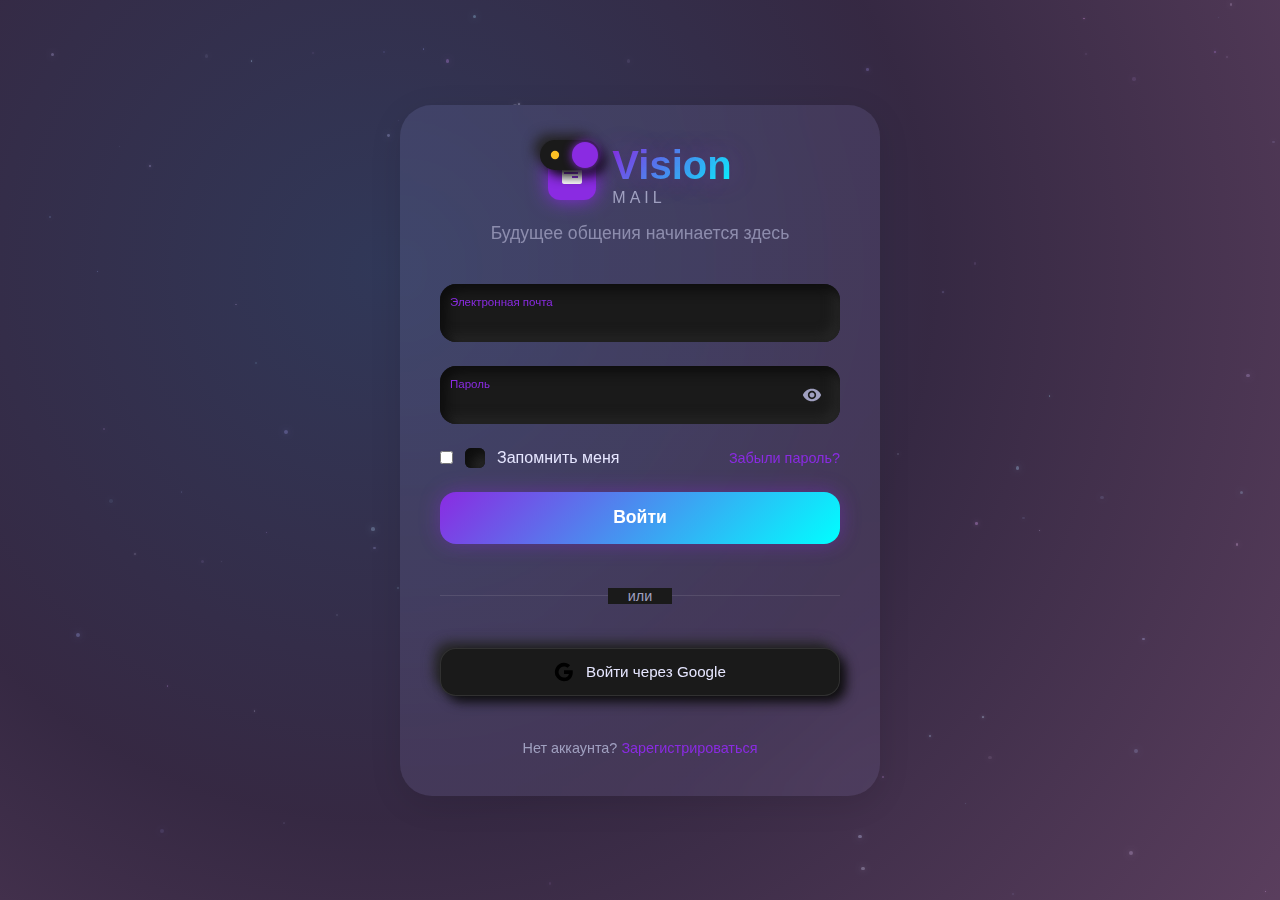
<file: index.html>
<!DOCTYPE html>
<html lang="ru" data-theme="dark">
<head>
    <meta charset="UTF-8">
    <meta name="viewport" content="width=device-width, initial-scale=1.0">
    <title>SKATT Mail | Вход</title>
    <link rel="stylesheet" href="css/main.css">
    <link rel="stylesheet" href="css/themes.css">
    <link rel="stylesheet" href="css/animations.css">
    <link rel="preconnect" href="https://fonts.googleapis.com">
    <link rel="preconnect" href="https://fonts.gstatic.com" crossorigin>
</head>
<body class="login-page">
    <!-- В начале body index.html -->
    <script>
        // Запрещаем автоматический редирект, если мы выходим
        if (sessionStorage.getItem('logging_out') === 'true') {
            console.log('Logout detected, cleaning up...');
            sessionStorage.removeItem('logging_out');
            
            // Не делаем редирект на этой странице
            document.addEventListener('DOMContentLoaded', function() {
                // Проверяем, не пытается ли app.js нас куда-то перенаправить
                const originalCheckAuth = window.app?.checkAuth;
                if (window.app && originalCheckAuth) {
                    window.app.checkAuth = function() {
                        console.log('Login page: auth check overridden for logout');
                        return false; // Всегда возвращаем false на странице входа
                    };
                }
            });
        }
        
        // После полной загрузки страницы
        window.addEventListener('load', function() {
            // Ждем немного, чтобы app.js загрузился
            setTimeout(() => {
                const token = localStorage.getItem('auth_token');
                const isLoggingOut = sessionStorage.getItem('logging_out');
                
                console.log('Login page check:', { 
                    token: !!token, 
                    isLoggingOut,
                    app: !!window.app 
                });
                
                // Если не выходим и есть токен - редиректим
                if (token && !isLoggingOut && window.app) {
                    console.log('Auto-redirect to inbox');
                    window.location.href = 'inbox.html';
                }
            }, 500);
        });
    </script>
    <!-- Анимированный фон -->
    <div class="background-animation">
        <div class="particles-container" id="particles"></div>
        <div class="gradient-mesh"></div>
    </div>
    
    <!-- Основной контейнер -->
    <main class="login-container">
        <!-- Переключатель темы -->
        <div class="theme-switcher">
            <button class="theme-toggle" id="themeToggle" aria-label="Переключить тему">
                <span class="theme-icon sun">
                    <svg viewBox="0 0 24 24">
                        <circle cx="12" cy="12" r="5"/>
                        <line x1="12" y1="1" x2="12" y2="3"/>
                        <line x1="12" y1="21" x2="12" y2="23"/>
                        <line x1="4.22" y1="4.22" x2="5.64" y2="5.64"/>
                        <line x1="18.36" y1="18.36" x2="19.78" y2="19.78"/>
                        <line x1="1" y1="12" x2="3" y2="12"/>
                        <line x1="21" y1="12" x2="23" y2="12"/>
                        <line x1="4.22" y1="19.78" x2="5.64" y2="18.36"/>
                        <line x1="18.36" y1="5.64" x2="19.78" y2="4.22"/>
                    </svg>
                </span>
                <span class="theme-icon moon">
                    <svg viewBox="0 0 24 24">
                        <path d="M21 12.79A9 9 0 1 1 11.21 3 7 7 0 0 0 21 12.79z"/>
                    </svg>
                </span>
                <span class="theme-slider"></span>
            </button>
        </div>
        
        <!-- Glass панель входа -->
        <div class="login-glass-panel">
            <div class="login-header">
                <div class="logo">
                    <div class="logo-icon">
                        <svg viewBox="0 0 24 24">
                            <path d="M20 4H4c-1.1 0-1.99.9-1.99 2L2 18c0 1.1.9 2 2 2h16c1.1 0 2-.9 2-2V6c0-1.1-.9-2-2-2zm-8 6H4V8h8v2zm6 4h-6v-2h6v2zm0-4h-6V8h6v2z"/>
                        </svg>
                    </div>
                    <h1 class="logo-text">
                        <span class="logo-gradient">Vision</span>
                        <span class="logo-subtitle">Mail</span>
                    </h1>
                </div>
                <p class="login-tagline">Будущее общения начинается здесь</p>
            </div>
            
            <form class="login-form" id="loginForm">
                <div class="input-group">
                    <div class="neumorphic-input">
                        <input type="email" id="email" required>
                        <label for="email">Электронная почта</label>
                        <div class="input-border"></div>
                        <div class="input-glow"></div>
                    </div>
                </div>
                
                <div class="input-group">
                    <div class="neumorphic-input">
                        <input type="password" id="password" required>
                        <label for="password">Пароль</label>
                        <div class="input-border"></div>
                        <div class="input-glow"></div>
                        <button type="button" class="password-toggle">
                            <svg viewBox="0 0 24 24">
                                <path d="M12 4.5C7 4.5 2.73 7.61 1 12c1.73 4.39 6 7.5 11 7.5s9.27-3.11 11-7.5c-1.73-4.39-6-7.5-11-7.5zM12 17c-2.76 0-5-2.24-5-5s2.24-5 5-5 5 2.24 5 5-2.24 5-5 5zm0-8c-1.66 0-3 1.34-3 3s1.34 3 3 3 3-1.34 3-3-1.34-3-3-3z"/>
                            </svg>
                        </button>
                    </div>
                </div>
                
                <div class="login-options">
                    <label class="checkbox-container">
                        <input type="checkbox" id="rememberMe">
                        <span class="checkbox-custom neumorphic-checkbox"></span>
                        <span class="checkbox-label">Запомнить меня</span>
                    </label>
                    
                    <a href="#" class="forgot-password">Забыли пароль?</a>
                </div>
                
                <button type="submit" class="login-button neumorphic-button" id="loginButton">
                    <span class="button-text">Войти</span>
                    <span class="button-glow"></span>
                    <span class="button-progress"></span>
                </button>
                
                <div class="login-divider">
                    <span>или</span>
                </div>
                
                <div class="social-login">
                    <button type="button" class="social-button neumorphic-button" data-provider="google">
                        <svg class="social-icon" viewBox="0 0 24 24">
                            <path d="M22.56 12.25c0-.78-.07-1.53-.2-2.25H12v4.26h5.92c-.26 1.37-1.04 2.53-2.21 3.31v2.77h3.57c2.08-1.92 3.28-4.74 3.28-8.09z"/>
                            <path d="M12 23c2.97 0 5.46-.98 7.28-2.66l-3.57-2.77c-.98.66-2.23 1.06-3.71 1.06-2.86 0-5.29-1.93-6.16-4.53H2.18v2.84C3.99 20.53 7.7 23 12 23z"/>
                            <path d="M5.84 14.09c-.22-.66-.35-1.36-.35-2.09s.13-1.43.35-2.09V7.07H2.18C1.43 8.55 1 10.22 1 12s.43 3.45 1.18 4.93l2.85-2.22.81-.62z"/>
                            <path d="M12 5.38c1.62 0 3.06.56 4.21 1.64l3.15-3.15C17.45 2.09 14.97 1 12 1 7.7 1 3.99 3.47 2.18 7.07l3.66 2.84c.87-2.6 3.3-4.53 6.16-4.53z"/>
                        </svg>
                        <span>Войти через Google</span>
                    </button>
                </div>
                
                <div class="signup-link">
                    Нет аккаунта? <a href="#" class="neon-link">Зарегистрироваться</a>
                </div>
            </form>
        </div>
        
        <!-- Индикатор загрузки -->
        <div class="loading-overlay" id="loadingOverlay">
            <div class="loading-spinner">
                <div class="spinner-ring"></div>
                <div class="spinner-glow"></div>
            </div>
        </div>
    </main>
    
    <!-- Скрипты -->
    <script src="js/theme.js"></script>
    <script src="js/animations.js"></script>
    <script src="js/app.js"></script>
</body>
</html>
</file>
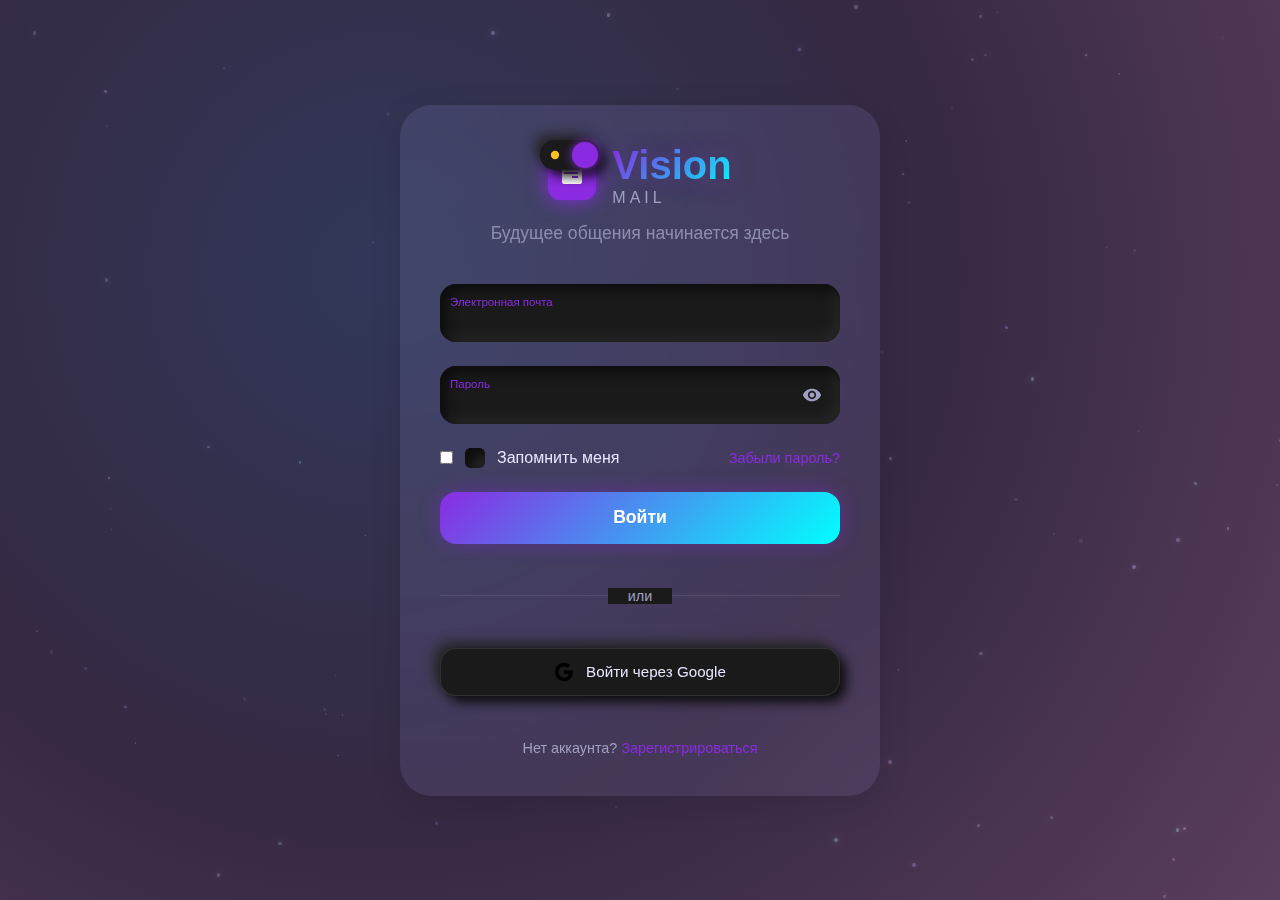
<file: compose.html>
<!DOCTYPE html>
<html lang="ru" data-theme="dark">
<head>
    <meta charset="UTF-8">
    <meta name="viewport" content="width=device-width, initial-scale=1.0">
    <title>Написать письмо | Vision Mail</title>
    <link rel="stylesheet" href="css/main.css">
    <link rel="stylesheet" href="css/themes.css">
    <link rel="stylesheet" href="css/animations.css">
    <link rel="stylesheet" href="css/components.css">
    <link rel="stylesheet" href="css/pages.css">
</head>
<body class="compose-page">
    <!-- Анимированный фон -->
    <div class="background-animation">
        <div class="particles-container" id="particles"></div>
        <div class="gradient-mesh"></div>
    </div>
    
    <!-- Основной контейнер -->
    <div class="app-container">
        <!-- Упрощенная навигация для компоновщика -->
        <nav class="compose-header scroll-glass">
            <div class="compose-header-left">
                <a href="inbox.html" class="back-button neumorphic-button">
                    <svg viewBox="0 0 24 24">
                        <path d="M20 11H7.83l5.59-5.59L12 4l-8 8 8 8 1.41-1.41L7.83 13H20v-2z"/>
                    </svg>
                    Назад
                </a>
                <h1 class="compose-title">Новое письмо</h1>
            </div>
            
            <div class="compose-header-right">
                <button class="action-button neumorphic-button" data-action="save-draft">
                    <svg viewBox="0 0 24 24">
                        <path d="M17 3H5c-1.11 0-2 .9-2 2v14c0 1.1.89 2 2 2h14c1.1 0 2-.9 2-2V7l-4-4zm-5 16c-1.66 0-3-1.34-3-3s1.34-3 3-3 3 1.34 3 3-1.34 3-3 3zm3-10H5V5h10v4z"/>
                    </svg>
                    Черновик
                </button>
                
                <button class="theme-toggle" id="themeToggle">
                    <span class="theme-icon sun">
                        <svg viewBox="0 0 24 24">
                            <circle cx="12" cy="12" r="5"/>
                            <line x1="12" y1="1" x2="12" y2="3"/>
                            <line x1="12" y1="21" x2="12" y2="23"/>
                            <line x1="4.22" y1="4.22" x2="5.64" y2="5.64"/>
                            <line x1="18.36" y1="18.36" x2="19.78" y2="19.78"/>
                            <line x1="1" y1="12" x2="3" y2="12"/>
                            <line x1="21" y1="12" x2="23" y2="12"/>
                            <line x1="4.22" y1="19.78" x2="5.64" y2="18.36"/>
                            <line x1="18.36" y1="5.64" x2="19.78" y2="4.22"/>
                        </svg>
                    </span>
                    <span class="theme-icon moon">
                        <svg viewBox="0 0 24 24">
                            <path d="M21 12.79A9 9 0 1 1 11.21 3 7 7 0 0 0 21 12.79z"/>
                        </svg>
                    </span>
                    <span class="theme-slider"></span>
                </button>
            </div>
        </nav>
        
        <!-- Основное содержимое -->
        <main class="compose-content">
            <form class="compose-form glass-panel" id="composeForm">
                <div class="compose-header-fields">
                    <div class="input-group">
                        <div class="neumorphic-input">
                            <input type="text" id="to" required placeholder=" ">
                            <label for="to">Кому</label>
                            <div class="input-border"></div>
                            <div class="input-glow"></div>
                        </div>
                    </div>
                    
                    <div class="input-group">
                        <div class="neumorphic-input">
                            <input type="text" id="cc" placeholder=" ">
                            <label for="cc">Копия (СС)</label>
                            <div class="input-border"></div>
                            <div class="input-glow"></div>
                        </div>
                    </div>
                    
                    <div class="input-group">
                        <div class="neumorphic-input">
                            <input type="text" id="bcc" placeholder=" ">
                            <label for="bcc">Скрытая копия (ВСС)</label>
                            <div class="input-border"></div>
                            <div class="input-glow"></div>
                        </div>
                    </div>
                    
                    <div class="input-group">
                        <div class="neumorphic-input">
                            <input type="text" id="subject" required placeholder=" ">
                            <label for="subject">Тема</label>
                            <div class="input-border"></div>
                            <div class="input-glow"></div>
                        </div>
                    </div>
                </div>
                
                <div class="compose-toolbar">
                    <div class="toolbar-group">
                        <button type="button" class="toolbar-button" data-command="bold" title="Жирный">
                            <svg viewBox="0 0 24 24">
                                <path d="M15.6 10.79c.97-.67 1.65-1.77 1.65-2.79 0-2.26-1.75-4-4-4H7v14h7.04c2.09 0 3.71-1.7 3.71-3.79 0-1.52-.86-2.82-2.15-3.42zM10 6.5h3c.83 0 1.5.67 1.5 1.5s-.67 1.5-1.5 1.5h-3v-3zm3.5 9H10v-3h3.5c.83 0 1.5.67 1.5 1.5s-.67 1.5-1.5 1.5z"/>
                            </svg>
                        </button>
                        <button type="button" class="toolbar-button" data-command="italic" title="Курсив">
                            <svg viewBox="0 0 24 24">
                                <path d="M10 4v3h2.21l-3.42 8H6v3h8v-3h-2.21l3.42-8H18V4h-8z"/>
                            </svg>
                        </button>
                        <button type="button" class="toolbar-button" data-command="underline" title="Подчеркнутый">
                            <svg viewBox="0 0 24 24">
                                <path d="M12 17c3.31 0 6-2.69 6-6V3h-2.5v8c0 1.93-1.57 3.5-3.5 3.5S8.5 12.93 8.5 11V3H6v8c0 3.31 2.69 6 6 6zm-7 2v2h14v-2H5z"/>
                            </svg>
                        </button>
                        <button type="button" class="toolbar-button" data-command="insertUnorderedList" title="Список">
                            <svg viewBox="0 0 24 24">
                                <path d="M4 10.5c-.83 0-1.5.67-1.5 1.5s.67 1.5 1.5 1.5 1.5-.67 1.5-1.5-.67-1.5-1.5-1.5zm0-6c-.83 0-1.5.67-1.5 1.5S3.17 7.5 4 7.5 5.5 6.83 5.5 6 4.83 4.5 4 4.5zm0 12c-.83 0-1.5.68-1.5 1.5s.68 1.5 1.5 1.5 1.5-.68 1.5-1.5-.67-1.5-1.5-1.5zM7 19h14v-2H7v2zm0-6h14v-2H7v2zm0-8v2h14V5H7z"/>
                            </svg>
                        </button>
                    </div>
                    
                    <div class="toolbar-group">
                        <button type="button" class="toolbar-button" data-command="foreColor" data-value="#000000" title="Цвет текста">
                            <svg viewBox="0 0 24 24">
                                <path d="M17.5 15l-5-5-5 5h10z"/>
                            </svg>
                        </button>
                        <button type="button" class="toolbar-button" data-command="insertLink" title="Ссылка">
                            <svg viewBox="0 0 24 24">
                                <path d="M3.9 12c0-1.71 1.39-3.1 3.1-3.1h4V7H7c-2.76 0-5 2.24-5 5s2.24 5 5 5h4v-1.9H7c-1.71 0-3.1-1.39-3.1-3.1zM8 13h8v-2H8v2zm9-6h-4v1.9h4c1.71 0 3.1 1.39 3.1 3.1s-1.39 3.1-3.1 3.1h-4V17h4c2.76 0 5-2.24 5-5s-2.24-5-5-5z"/>
                            </svg>
                        </button>
                        <button type="button" class="toolbar-button" data-action="insertImage" title="Изображение">
                            <svg viewBox="0 0 24 24">
                                <path d="M21 19V5c0-1.1-.9-2-2-2H5c-1.1 0-2 .9-2 2v14c0 1.1.9 2 2 2h14c1.1 0 2-.9 2-2zM8.5 13.5l2.5 3.01L14.5 12l4.5 6H5l3.5-4.5z"/>
                            </svg>
                        </button>
                        <button type="button" class="toolbar-button" data-action="emoji" title="Смайлики">
                            <svg viewBox="0 0 24 24">
                                <path d="M11.99 2C6.47 2 2 6.48 2 12s4.47 10 9.99 10C17.52 22 22 17.52 22 12S17.52 2 11.99 2zM12 20c-4.42 0-8-3.58-8-8s3.58-8 8-8 8 3.58 8 8-3.58 8-8 8zm3.5-9c.83 0 1.5-.67 1.5-1.5S16.33 8 15.5 8 14 8.67 14 9.5s.67 1.5 1.5 1.5zm-7 0c.83 0 1.5-.67 1.5-1.5S9.33 8 8.5 8 7 8.67 7 9.5 7.67 11 8.5 11zm3.5 6.5c2.33 0 4.31-1.46 5.11-3.5H6.89c.8 2.04 2.78 3.5 5.11 3.5z"/>
                            </svg>
                        </button>
                    </div>
                    
                    <div class="toolbar-group">
                        <button type="button" class="toolbar-button" data-action="attach" title="Прикрепить файл">
                            <svg viewBox="0 0 24 24">
                                <path d="M16.5 6v11.5c0 2.21-1.79 4-4 4s-4-1.79-4-4V5c0-1.38 1.12-2.5 2.5-2.5s2.5 1.12 2.5 2.5v10.5c0 .55-.45 1-1 1s-1-.45-1-1V6H10v9.5c0 1.38 1.12 2.5 2.5 2.5s2.5-1.12 2.5-2.5V5c0-2.21-1.79-4-4-4S7 2.79 7 5v12.5c0 3.04 2.46 5.5 5.5 5.5s5.5-2.46 5.5-5.5V6h-1.5z"/>
                            </svg>
                            Прикрепить
                        </button>
                    </div>
                </div>
                
                <div class="compose-editor">
                    <div class="email-editor" id="emailBody" contenteditable="true" data-placeholder="Начните писать ваше сообщение здесь...">
                        
                    </div>
                </div>
                
                <div class="compose-attachments" id="attachmentsArea">
                    <h3 class="attachments-title">Вложения</h3>
                    <div class="attachments-dropzone" id="attachmentsDropzone">
                        <svg viewBox="0 0 24 24">
                            <path d="M19.35 10.04C18.67 6.59 15.64 4 12 4 9.11 4 6.6 5.64 5.35 8.04 2.34 8.36 0 10.91 0 14c0 3.31 2.69 6 6 6h13c2.76 0 5-2.24 5-5 0-2.64-2.05-4.78-4.65-4.96zM14 13v4h-4v-4H7l5-5 5 5h-3z"/>
                        </svg>
                        <p>Перетащите файлы сюда или <span class="browse-link">выберите файлы</span></p>
                        <input type="file" multiple style="display: none;">
                    </div>
                    <div class="attachments-list" id="attachmentsList"></div>
                </div>
                
                <div class="compose-footer">
                    <div class="footer-left">
                        <button type="button" class="footer-button" data-action="formatOptions">
                            <svg viewBox="0 0 24 24">
                                <path d="M19.43 12.98c.04-.32.07-.64.07-.98s-.03-.66-.07-.98l2.11-1.65c.19-.15.24-.42.12-.64l-2-3.46c-.12-.22-.39-.3-.61-.22l-2.49 1c-.52-.4-1.08-.73-1.69-.98l-.38-2.65C14.46 2.18 14.25 2 14 2h-4c-.25 0-.46.18-.49.42l-.38 2.65c-.61.25-1.17.59-1.69.98l-2.49-1c-.23-.09-.49 0-.61.22l-2 3.46c-.13.22-.07.49.12.64l2.11 1.65c-.04.32-.07.65-.07.98s.03.66.07.98l-2.11 1.65c-.19.15-.24.42-.12.64l2 3.46c.12.22.39.3.61.22l2.49-1c.52.4 1.08.73 1.69.98l.38 2.65c.03.24.24.42.49.42h4c.25 0 .46-.18.49-.42l.38-2.65c.61-.25 1.17-.59 1.69-.98l2.49 1c.23.09.49 0 .61-.22l2-3.46c.12-.22.07-.49-.12-.64l-2.11-1.65zM12 15.5c-1.93 0-3.5-1.57-3.5-3.5s1.57-3.5 3.5-3.5 3.5 1.57 3.5 3.5-1.57 3.5-3.5 3.5z"/>
                            </svg>
                            Форматирование
                        </button>
                        
                        <label class="checkbox-container">
                            <input type="checkbox" id="important" name="important">
                            <span class="checkbox-custom neumorphic-checkbox"></span>
                            <span class="checkbox-label">Важное</span>
                        </label>
                    </div>
                    
                    <div class="footer-right">
                        <button type="button" class="cancel-button neumorphic-button" onclick="window.history.back()">
                            Отмена
                        </button>
                        
                        <button type="submit" class="send-button neumorphic-button neon-glow" id="sendButton">
                            <span class="button-text">Отправить</span>
                            <span class="button-glow"></span>
                            <span class="button-progress"></span>
                            <svg class="send-icon" viewBox="0 0 24 24">
                                <path d="M2.01 21L23 12 2.01 3 2 10l15 2-15 2z"/>
                            </svg>
                        </button>
                    </div>
                </div>
            </form>
        </main>
    </div>
    
    <!-- Модальное окно вложений -->
    <div class="modal-overlay" id="attachmentsModal">
        <div class="modal-container glass-panel">
            <div class="modal-header">
                <h2>Управление вложениями</h2>
                <button class="modal-close">×</button>
            </div>
            <div class="modal-content">
                <!-- Содержимое модального окна -->
            </div>
            <div class="modal-footer">
                <button class="modal-button cancel">Отмена</button>
                <button class="modal-button confirm">Готово</button>
            </div>
        </div>
    </div>
    
    <!-- Скрипты -->
    <script src="js/theme.js"></script>
    <script src="js/animations.js"></script>
    <script src="js/app.js"></script>
    <script src="js/compose.js"></script>
</body>
</html>
</file>
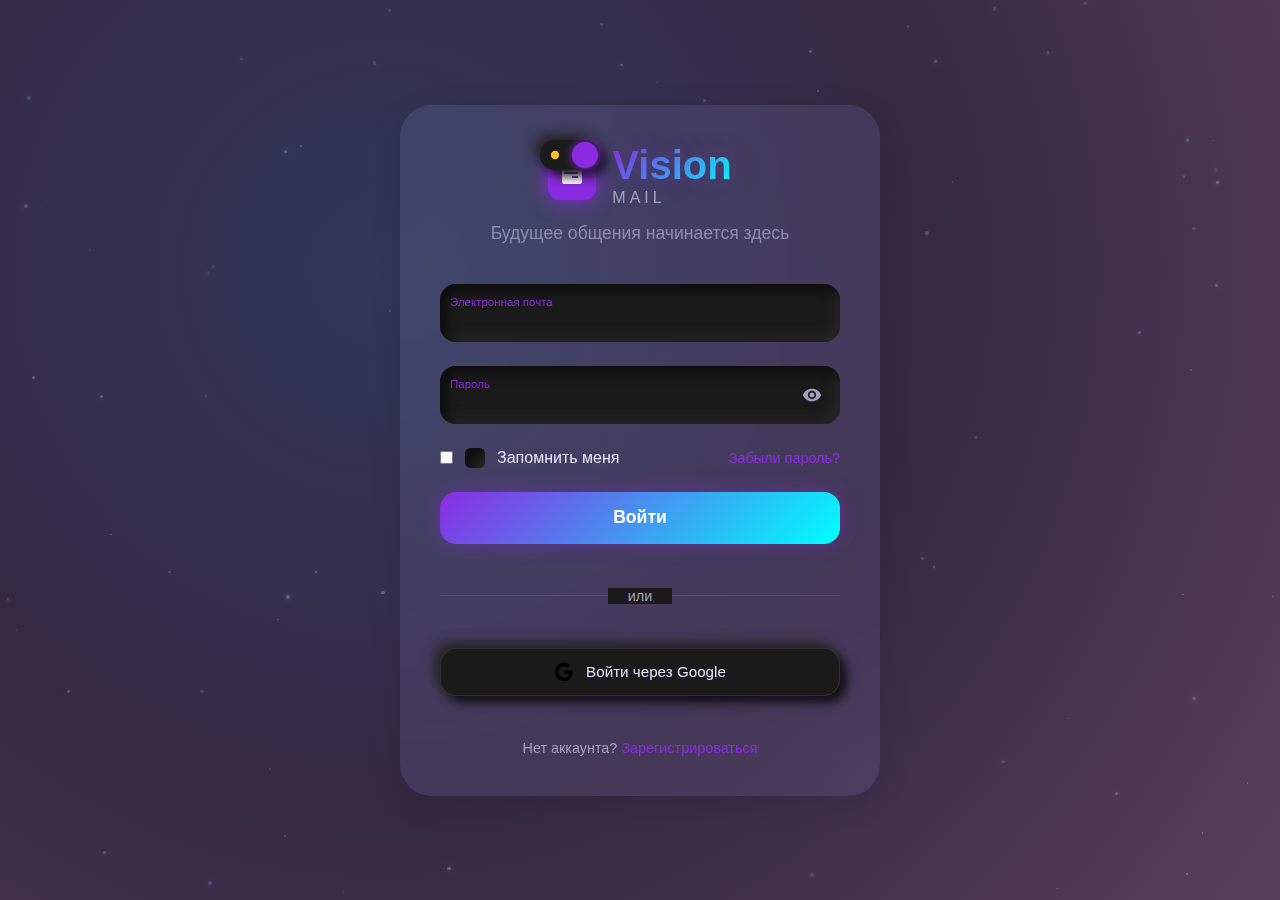
<file: message.html>
<!DOCTYPE html>
<html lang="ru" data-theme="dark">
<head>
    <meta charset="UTF-8">
    <meta name="viewport" content="width=device-width, initial-scale=1.0">
    <title>Просмотр письма | Vision Mail</title>
    <link rel="stylesheet" href="css/main.css">
    <link rel="stylesheet" href="css/themes.css">
    <link rel="stylesheet" href="css/animations.css">
    <link rel="stylesheet" href="css/components.css">
    <link rel="stylesheet" href="css/pages.css">
    <link rel="stylesheet" href="css/pages-additional.css">
</head>
<body class="message-page">
    <!-- Анимированный фон -->
    <div class="background-animation">
        <div class="particles-container" id="particles"></div>
        <div class="gradient-mesh"></div>
    </div>
    
    <!-- Основной контейнер -->
    <div class="app-container">
        <!-- Упрощенный хедер для страницы письма -->
        <nav class="message-header scroll-glass">
            <div class="message-header-left">
                <a href="inbox.html" class="back-button neumorphic-button">
                    <svg viewBox="0 0 24 24">
                        <path d="M20 11H7.83l5.59-5.59L12 4l-8 8 8 8 1.41-1.41L7.83 13H20v-2z"/>
                    </svg>
                    Назад
                </a>
                <div class="message-header-info">
                    <h1 class="message-title">Просмотр письма</h1>
                    <div class="message-breadcrumbs">
                        <a href="inbox.html">Входящие</a>
                        <span class="breadcrumb-separator">/</span>
                        <span class="breadcrumb-current">Vision Team</span>
                    </div>
                </div>
            </div>
            
            <div class="message-header-right">
                <div class="message-actions">
                    <button class="action-button neumorphic-button" data-action="print" title="Печать">
                        <svg viewBox="0 0 24 24">
                            <path d="M19 8H5c-1.66 0-3 1.34-3 3v6h4v4h12v-4h4v-6c0-1.66-1.34-3-3-3zm-3 11H8v-5h8v5zm3-7c-.55 0-1-.45-1-1s.45-1 1-1 1 .45 1 1-.45 1-1 1zm-1-9H6v4h12V3z"/>
                        </svg>
                    </button>
                    <button class="action-button neumorphic-button" data-action="archive" title="Архивировать">
                        <svg viewBox="0 0 24 24">
                            <path d="M20.54 5.23l-1.39-1.68C18.88 3.21 18.47 3 18 3H6c-.47 0-.88.21-1.16.55L3.46 5.23C3.17 5.57 3 6.02 3 6.5V19c0 1.1.9 2 2 2h14c1.1 0 2-.9 2-2V6.5c0-.48-.17-.93-.46-1.27zM12 17.5L6.5 12H10v-2h4v2h3.5L12 17.5zM5.12 5l.81-1h12l.94 1H5.12z"/>
                        </svg>
                    </button>
                    <button class="action-button neumorphic-button" data-action="delete" title="Удалить">
                        <svg viewBox="0 0 24 24">
                            <path d="M6 19c0 1.1.9 2 2 2h8c1.1 0 2-.9 2-2V7H6v12zM19 4h-3.5l-1-1h-5l-1 1H5v2h14V4z"/>
                        </svg>
                    </button>
                    <div class="action-dropdown">
                        <button class="action-button neumorphic-button" data-action="more" title="Другие действия">
                            <svg viewBox="0 0 24 24">
                                <path d="M12 8c1.1 0 2-.9 2-2s-.9-2-2-2-2 .9-2 2 .9 2 2 2zm0 2c-1.1 0-2 .9-2 2s.9 2 2 2 2-.9 2-2-.9-2-2-2zm0 6c-1.1 0-2 .9-2 2s.9 2 2 2 2-.9 2-2-.9-2-2-2z"/>
                            </svg>
                        </button>
                        <div class="dropdown-menu">
                            <button class="dropdown-item" data-action="mark-unread">
                                <svg viewBox="0 0 24 24">
                                    <path d="M12 4.5C7 4.5 2.73 7.61 1 12c1.73 4.39 6 7.5 11 7.5s9.27-3.11 11-7.5c-1.73-4.39-6-7.5-11-7.5zM12 17c-2.76 0-5-2.24-5-5s2.24-5 5-5 5 2.24 5 5-2.24 5-5 5zm0-8c-1.66 0-3 1.34-3 3s1.34 3 3 3 3-1.34 3-3-1.34-3-3-3z"/>
                                </svg>
                                Отметить как непрочитанное
                            </button>
                            <button class="dropdown-item" data-action="spam">
                                <svg viewBox="0 0 24 24">
                                    <path d="M12 1L3 5v6c0 5.55 3.84 10.74 9 12 5.16-1.26 9-6.45 9-12V5l-9-4zm0 10.99h7c-.53 4.12-3.28 7.79-7 8.94V12H5V6.3l7-3.11v8.8z"/>
                                </svg>
                                Пометить как спам
                            </button>
                            <div class="dropdown-divider"></div>
                            <button class="dropdown-item" data-action="forward">
                                <svg viewBox="0 0 24 24">
                                    <path d="M18 16.08c-.76 0-1.44.3-1.96.77L8.91 12.7c.05-.23.09-.46.09-.7s-.04-.47-.09-.7l7.05-4.11c.54.5 1.25.81 2.04.81 1.66 0 3-1.34 3-3s-1.34-3-3-3-3 1.34-3 3c0 .24.04.47.09.7L8.04 9.81C7.5 9.31 6.79 9 6 9c-1.66 0-3 1.34-3 3s1.34 3 3 3c.79 0 1.5-.31 2.04-.81l7.12 4.16c-.05.21-.08.43-.08.65 0 1.61 1.31 2.92 2.92 2.92 1.61 0 2.92-1.31 2.92-2.92s-1.31-2.92-2.92-2.92z"/>
                                </svg>
                                Переслать как вложение
                            </button>
                        </div>
                    </div>
                </div>
                
                <button class="theme-toggle" id="themeToggle">
                    <span class="theme-icon sun">
                        <svg viewBox="0 0 24 24">
                            <circle cx="12" cy="12" r="5"/>
                            <line x1="12" y1="1" x2="12" y2="3"/>
                            <line x1="12" y1="21" x2="12" y2="23"/>
                            <line x1="4.22" y1="4.22" x2="5.64" y2="5.64"/>
                            <line x1="18.36" y1="18.36" x2="19.78" y2="19.78"/>
                            <line x1="1" y1="12" x2="3" y2="12"/>
                            <line x1="21" y1="12" x2="23" y2="12"/>
                            <line x1="4.22" y1="19.78" x2="5.64" y2="18.36"/>
                            <line x1="18.36" y1="5.64" x2="19.78" y2="4.22"/>
                        </svg>
                    </span>
                    <span class="theme-icon moon">
                        <svg viewBox="0 0 24 24">
                            <path d="M21 12.79A9 9 0 1 1 11.21 3 7 7 0 0 0 21 12.79z"/>
                        </svg>
                    </span>
                    <span class="theme-slider"></span>
                </button>
            </div>
        </nav>
        
        <!-- Основное содержимое -->
        <main class="message-content">
            <div class="message-container glass-panel">
                <!-- Заголовок письма -->
                <div class="message-header-details">
                    <div class="message-subject-wrapper">
                        <div class="message-tags">
                            <span class="message-tag important">Важное</span>
                            <span class="message-tag work">Работа</span>
                        </div>
                        <h1 class="message-subject">Добро пожаловать в Vision Mail: Футуристический почтовый клиент будущего</h1>
                    </div>
                    
                    <div class="message-meta">
                        <div class="message-sender-info">
                            <div class="sender-avatar-large">
                                <img src="https://ui-avatars.com/api/?name=Vision+Team&background=8a2be2&color=fff" alt="Vision Team">
                            </div>
                            <div class="sender-details">
                                <div class="sender-main">
                                    <span class="sender-name">Vision Team</span>
                                    <span class="sender-badge">Официальное</span>
                                </div>
                                <div class="sender-email">support@vision.com</div>
                                <div class="message-date-time">
                                    <span class="message-date">Сегодня, 15 января 2026</span>
                                    <span class="message-time">10:30 AM</span>
                                </div>
                            </div>
                        </div>
                        
                        <div class="message-actions-quick">
                            <button class="quick-action-button" data-action="reply" title="Ответить">
                                <svg viewBox="0 0 24 24">
                                    <path d="M10 9V5l-7 7 7 7v-4.1c5 0 8.5 1.6 11 5.1-1-5-4-10-11-11z"/>
                                </svg>
                                Ответить
                            </button>
                            <button class="quick-action-button" data-action="reply-all" title="Ответить всем">
                                <svg viewBox="0 0 24 24">
                                    <path d="M7 8V5l-7 7 7 7v-3l-4-4 4-4zm6 1V5l-7 7 7 7v-4.1c5 0 8.5 1.6 11 5.1-1-5-4-10-11-11z"/>
                                </svg>
                                Всем
                            </button>
                            <button class="quick-action-button" data-action="forward" title="Переслать">
                                <svg viewBox="0 0 24 24">
                                    <path d="M18 16.08c-.76 0-1.44.3-1.96.77L8.91 12.7c.05-.23.09-.46.09-.7s-.04-.47-.09-.7l7.05-4.11c.54.5 1.25.81 2.04.81 1.66 0 3-1.34 3-3s-1.34-3-3-3-3 1.34-3 3c0 .24.04.47.09.7L8.04 9.81C7.5 9.31 6.79 9 6 9c-1.66 0-3 1.34-3 3s1.34 3 3 3c.79 0 1.5-.31 2.04-.81l7.12 4.16c-.05.21-.08.43-.08.65 0 1.61 1.31 2.92 2.92 2.92 1.61 0 2.92-1.31 2.92-2.92s-1.31-2.92-2.92-2.92z"/>
                                </svg>
                                Переслать
                            </button>
                        </div>
                    </div>
                    
                    <div class="message-recipients">
                        <div class="recipient-group">
                            <span class="recipient-label">Кому:</span>
                            <div class="recipient-list">
                                <span class="recipient-item">
                                    <span class="recipient-name">Алексей Иванов</span>
                                    <span class="recipient-email">&lt;alex@vision.com&gt;</span>
                                </span>
                            </div>
                        </div>
                        <div class="recipient-group">
                            <span class="recipient-label">Копия:</span>
                            <div class="recipient-list">
                                <span class="recipient-item">
                                    <span class="recipient-name">Команда разработки</span>
                                    <span class="recipient-email">&lt;dev@vision.com&gt;</span>
                                </span>
                            </div>
                        </div>
                    </div>
                </div>
                
                <!-- Тело письма -->
                <div class="message-body">
                    <div class="message-content-body">
                        <div class="message-greeting">
                            <h2>Здравствуйте, Алексей! 🚀</h2>
                        </div>
                        
                        <p>Мы рады приветствовать вас в <strong>Vision Mail</strong> — почтовом клиенте нового поколения, созданном для цифровой эпохи 2026 года. Это не просто ещё один почтовый сервис, а целая экосистема для продуктивного общения.</p>
                        
                        <div class="message-highlight">
                            <div class="highlight-icon">✨</div>
                            <div class="highlight-content">
                                <h3>Ваши ключевые преимущества:</h3>
                                <ul>
                                    <li><strong>Искусственный интеллект</strong> для автоматической сортировки и приоритизации</li>
                                    <li><strong>Голосовой набор</strong> с точностью 99.8% на 32 языках</li>
                                    <li><strong>Квантовое шифрование</strong> для максимальной безопасности</li>
                                    <li><strong>AR-предпросмотр</strong> вложений прямо в интерфейсе</li>
                                </ul>
                            </div>
                        </div>
                        
                        <h3>🚀 Начните прямо сейчас:</h3>
                        
                        <div class="message-cta-grid">
                            <div class="cta-card">
                                <div class="cta-icon">📧</div>
                                <h4>Настройте свой стиль</h4>
                                <p>Выберите акцентный цвет и тему, которые отражают вашу индивидуальность</p>
                                <a href="settings.html" class="cta-link">Перейти к настройкам →</a>
                            </div>
                            
                            <div class="cta-card">
                                <div class="cta-icon">👥</div>
                                <h4>Импортируйте контакты</h4>
                                <p>Перенесите ваши контакты из других сервисов одним кликом</p>
                                <a href="contacts.html" class="cta-link">Управление контактами →</a>
                            </div>
                            
                            <div class="cta-card">
                                <div class="cta-icon">⚡</div>
                                <h4>Изучите жесты</h4>
                                <p>Используйте свайпы и жесты для быстрого управления письмами</p>
                                <button class="cta-link" data-action="learn-gestures">Показать жесты →</button>
                            </div>
                        </div>
                        
                        <h3>🔒 Безопасность превыше всего:</h3>
                        <p>Все ваши письма защищены <strong>квантовым шифрованием</strong>. Мы не храним метаданные и не используем вашу переписку для таргетированной рекламы.</p>
                        
                        <div class="message-signature">
                            <div class="signature-avatar">
                                <img src="https://ui-avatars.com/api/?name=AI+Assistant&background=00cc66&color=fff" alt="AI Assistant">
                            </div>
                            <div class="signature-content">
                                <p>С наилучшими пожеланиями,</p>
                                <p class="signature-name"><strong>Искусственный интеллект Vision Mail</strong></p>
                                <p class="signature-title">Ваш цифровой помощник</p>
                            </div>
                        </div>
                    </div>
                    
                    <!-- Вложения -->
                    <div class="message-attachments-section">
                        <h3 class="attachments-title">
                            <svg viewBox="0 0 24 24">
                                <path d="M16.5 6v11.5c0 2.21-1.79 4-4 4s-4-1.79-4-4V5c0-1.38 1.12-2.5 2.5-2.5s2.5 1.12 2.5 2.5v10.5c0 .55-.45 1-1 1s-1-.45-1-1V6H10v9.5c0 1.38 1.12 2.5 2.5 2.5s2.5-1.12 2.5-2.5V5c0-2.21-1.79-4-4-4S7 2.79 7 5v12.5c0 3.04 2.46 5.5 5.5 5.5s5.5-2.46 5.5-5.5V6h-1.5z"/>
                            </svg>
                            Вложения (3 файла, 5.2 MB)
                        </h3>
                        
                        <div class="attachments-grid">
                            <div class="attachment-card">
                                <div class="attachment-card-header">
                                    <div class="attachment-icon">📄</div>
                                    <div class="attachment-actions">
                                        <button class="attachment-action" title="Предпросмотр">
                                            <svg viewBox="0 0 24 24">
                                                <path d="M12 4.5C7 4.5 2.73 7.61 1 12c1.73 4.39 6 7.5 11 7.5s9.27-3.11 11-7.5c-1.73-4.39-6-7.5-11-7.5zM12 17c-2.76 0-5-2.24-5-5s2.24-5 5-5 5 2.24 5 5-2.24 5-5 5zm0-8c-1.66 0-3 1.34-3 3s1.34 3 3 3 3-1.34 3-3-1.34-3-3-3z"/>
                                            </svg>
                                        </button>
                                        <button class="attachment-action" title="Скачать">
                                            <svg viewBox="0 0 24 24">
                                                <path d="M19 9h-4V3H9v6H5l7 7 7-7zM5 18v2h14v-2H5z"/>
                                            </svg>
                                        </button>
                                    </div>
                                </div>
                                <div class="attachment-card-body">
                                    <h4>welcome_guide.pdf</h4>
                                    <p class="attachment-size">2.4 MB</p>
                                    <div class="attachment-progress">
                                        <div class="progress-bar" style="width: 100%"></div>
                                    </div>
                                </div>
                            </div>
                            
                            <div class="attachment-card">
                                <div class="attachment-card-header">
                                    <div class="attachment-icon">🖼️</div>
                                    <div class="attachment-actions">
                                        <button class="attachment-action" title="Предпросмотр">
                                            <svg viewBox="0 0 24 24">
                                                <path d="M12 4.5C7 4.5 2.73 7.61 1 12c1.73 4.39 6 7.5 11 7.5s9.27-3.11 11-7.5c-1.73-4.39-6-7.5-11-7.5zM12 17c-2.76 0-5-2.24-5-5s2.24-5 5-5 5 2.24 5 5-2.24 5-5 5zm0-8c-1.66 0-3 1.34-3 3s1.34 3 3 3 3-1.34 3-3-1.34-3-3-3z"/>
                                            </svg>
                                        </button>
                                        <button class="attachment-action" title="Скачать">
                                            <svg viewBox="0 0 24 24">
                                                <path d="M19 9h-4V3H9v6H5l7 7 7-7zM5 18v2h14v-2H5z"/>
                                            </svg>
                                        </button>
                                    </div>
                                </div>
                                <div class="attachment-card-body">
                                    <h4>vision_interface.png</h4>
                                    <p class="attachment-size">1.8 MB</p>
                                    <div class="attachment-progress">
                                        <div class="progress-bar" style="width: 100%"></div>
                                    </div>
                                </div>
                            </div>
                            
                            <div class="attachment-card">
                                <div class="attachment-card-header">
                                    <div class="attachment-icon">📊</div>
                                    <div class="attachment-actions">
                                        <button class="attachment-action" title="Предпросмотр">
                                            <svg viewBox="0 0 24 24">
                                                <path d="M12 4.5C7 4.5 2.73 7.61 1 12c1.73 4.39 6 7.5 11 7.5s9.27-3.11 11-7.5c-1.73-4.39-6-7.5-11-7.5zM12 17c-2.76 0-5-2.24-5-5s2.24-5 5-5 5 2.24 5 5-2.24 5-5 5zm0-8c-1.66 0-3 1.34-3 3s1.34 3 3 3 3-1.34 3-3-1.34-3-3-3z"/>
                                            </svg>
                                        </button>
                                        <button class="attachment-action" title="Скачать">
                                            <svg viewBox="0 0 24 24">
                                                <path d="M19 9h-4V3H9v6H5l7 7 7-7zM5 18v2h14v-2H5z"/>
                                            </svg>
                                        </button>
                                    </div>
                                </div>
                                <div class="attachment-card-body">
                                    <h4>features_overview.xlsx</h4>
                                    <p class="attachment-size">1.0 MB</p>
                                    <div class="attachment-progress">
                                        <div class="progress-bar" style="width: 100%"></div>
                                    </div>
                                </div>
                            </div>
                        </div>
                    </div>
                </div>
                
                <!-- Футер письма (ответы) -->
                <div class="message-footer">
                    <div class="message-reply-form">
                        <div class="reply-form-header">
                            <h3>Ответить на письмо</h3>
                            <div class="reply-form-actions">
                                <button class="reply-form-action" data-action="format">
                                    <svg viewBox="0 0 24 24">
                                        <path d="M5 4v3h5.5v12h3V7H19V4H5z"/>
                                    </svg>
                                    Форматирование
                                </button>
                                <button class="reply-form-action" data-action="attach">
                                    <svg viewBox="0 0 24 24">
                                        <path d="M16.5 6v11.5c0 2.21-1.79 4-4 4s-4-1.79-4-4V5c0-1.38 1.12-2.5 2.5-2.5s2.5 1.12 2.5 2.5v10.5c0 .55-.45 1-1 1s-1-.45-1-1V6H10v9.5c0 1.38 1.12 2.5 2.5 2.5s2.5-1.12 2.5-2.5V5c0-2.21-1.79-4-4-4S7 2.79 7 5v12.5c0 3.04 2.46 5.5 5.5 5.5s5.5-2.46 5.5-5.5V6h-1.5z"/>
                                    </svg>
                                    Прикрепить
                                </button>
                            </div>
                        </div>
                        
                        <div class="reply-form-body">
                            <div class="reply-editor" contenteditable="true" data-placeholder="Введите ваш ответ..."></div>
                        </div>
                        
                        <div class="reply-form-footer">
                            <div class="reply-form-options">
                                <label class="checkbox-container">
                                    <input type="checkbox" id="includeOriginal" checked>
                                    <span class="checkbox-custom neumorphic-checkbox"></span>
                                    <span class="checkbox-label">Включить оригинал письма</span>
                                </label>
                                <label class="checkbox-container">
                                    <input type="checkbox" id="importantReply">
                                    <span class="checkbox-custom neumorphic-checkbox"></span>
                                    <span class="checkbox-label">Важное</span>
                                </label>
                            </div>
                            
                            <div class="reply-form-buttons">
                                <button class="reply-button cancel" onclick="window.history.back()">
                                    Отмена
                                </button>
                                <button class="reply-button send">
                                    <svg viewBox="0 0 24 24">
                                        <path d="M2.01 21L23 12 2.01 3 2 10l15 2-15 2z"/>
                                    </svg>
                                    Отправить ответ
                                </button>
                            </div>
                        </div>
                    </div>
                </div>
            </div>
            
            <!-- Панель похожих писем -->
            <div class="message-sidebar glass-panel">
                <div class="sidebar-section">
                    <h3 class="sidebar-title">
                        <svg viewBox="0 0 24 24">
                            <path d="M12 17.27L18.18 21l-1.64-7.03L22 9.24l-7.19-.61L12 2 9.19 8.63 2 9.24l5.46 4.73L5.82 21z"/>
                        </svg>
                        Похожие письма
                    </h3>
                    <div class="similar-emails">
                        <div class="similar-email">
                            <div class="similar-email-sender">Поддержка Vision</div>
                            <div class="similar-email-subject">Обновление системы безопасности</div>
                            <div class="similar-email-date">2 дня назад</div>
                        </div>
                        <div class="similar-email">
                            <div class="similar-email-sender">Команда разработки</div>
                            <div class="similar-email-subject">Новые функции в Vision Mail v2.1</div>
                            <div class="similar-email-date">1 неделя назад</div>
                        </div>
                    </div>
                </div>
                
                <div class="sidebar-section">
                    <h3 class="sidebar-title">
                        <svg viewBox="0 0 24 24">
                            <path d="M12 12c2.21 0 4-1.79 4-4s-1.79-4-4-4-4 1.79-4 4 1.79 4 4 4zm0 2c-2.67 0-8 1.34-8 4v2h16v-2c0-2.66-5.33-4-8-4z"/>
                        </svg>
                        Отправитель
                    </h3>
                    <div class="sender-profile">
                        <div class="sender-profile-avatar">
                            <img src="https://ui-avatars.com/api/?name=Vision+Team&background=8a2be2&color=fff" alt="Vision Team">
                        </div>
                        <div class="sender-profile-info">
                            <h4>Vision Team</h4>
                            <p class="sender-profile-email">support@vision.com</p>
                            <div class="sender-profile-tags">
                                <span class="sender-tag official">Официальный</span>
                                <span class="sender-tag trusted">Проверенный</span>
                            </div>
                        </div>
                        <button class="sender-profile-action">
                            <svg viewBox="0 0 24 24">
                                <path d="M12 12c2.21 0 4-1.79 4-4s-1.79-4-4-4-4 1.79-4 4 1.79 4 4 4zm0 2c-2.67 0-8 1.34-8 4v2h16v-2c0-2.66-5.33-4-8-4z"/>
                            </svg>
                            В контакты
                        </button>
                    </div>
                </div>
                
                <div class="sidebar-section">
                    <h3 class="sidebar-title">
                        <svg viewBox="0 0 24 24">
                            <path d="M9 16.17L4.83 12l-1.42 1.41L9 19 21 7l-1.41-1.41z"/>
                        </svg>
                        Информация о письме
                    </h3>
                    <div class="message-info">
                        <div class="info-row">
                            <span class="info-label">Размер:</span>
                            <span class="info-value">15.7 KB</span>
                        </div>
                        <div class="info-row">
                            <span class="info-label">Шифрование:</span>
                            <span class="info-value">Квантовое TLS 1.3</span>
                        </div>
                        <div class="info-row">
                            <span class="info-label">Получено:</span>
                            <span class="info-value">10:30:15 GMT+3</span>
                        </div>
                        <div class="info-row">
                            <span class="info-label">ID письма:</span>
                            <span class="info-value">VM-2026-001-8472</span>
                        </div>
                    </div>
                </div>
            </div>
        </main>
    </div>
    
    <!-- Скрипты -->
    <script src="js/theme.js"></script>
    <script src="js/animations.js"></script>
    <script src="js/app.js"></script>
    <script src="js/ui.js"></script>
    <script src="js/message.js"></script>
</body>
</html>
</file>
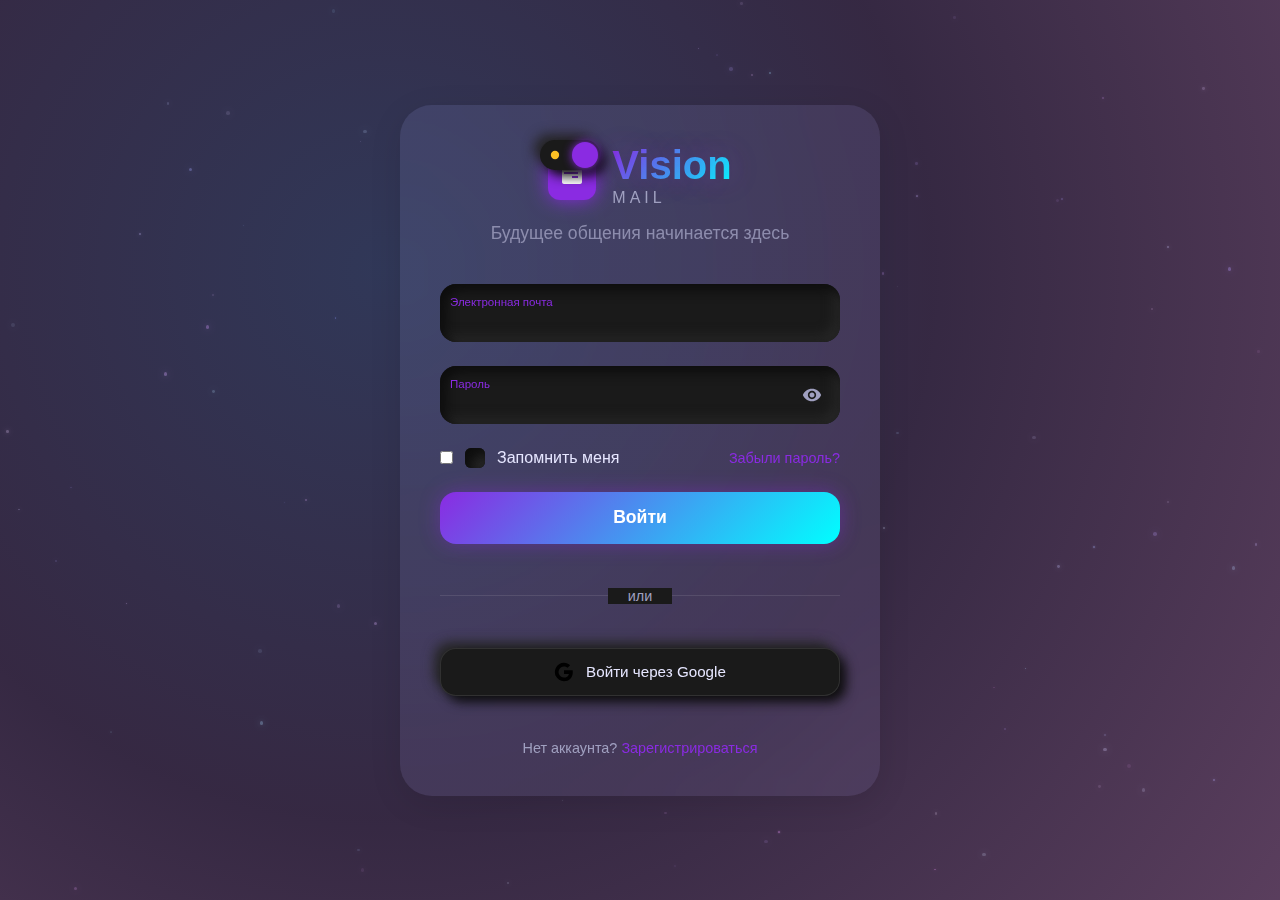
<file: search.html>
<!DOCTYPE html>
<html lang="ru" data-theme="dark">
<head>
    <meta charset="UTF-8">
    <meta name="viewport" content="width=device-width, initial-scale=1.0">
    <title>Поиск | Vision Mail</title>
    <link rel="stylesheet" href="css/main.css">
    <link rel="stylesheet" href="css/themes.css">
    <link rel="stylesheet" href="css/animations.css">
    <link rel="stylesheet" href="css/components.css">
    <link rel="stylesheet" href="css/pages.css">
    <link rel="stylesheet" href="css/pages-additional.css">
</head>
<body class="search-page">
    <!-- Анимированный фон -->
    <div class="background-animation">
        <div class="particles-container" id="particles"></div>
        <div class="gradient-mesh"></div>
    </div>
    
    <!-- Основной контейнер -->
    <div class="app-container">
        <!-- Хедер поиска -->
        <nav class="search-header scroll-glass">
            <div class="header-left">
                <a href="inbox.html" class="back-button neumorphic-button">
                    <svg viewBox="0 0 24 24">
                        <path d="M20 11H7.83l5.59-5.59L12 4l-8 8 8 8 1.41-1.41L7.83 13H20v-2z"/>
                    </svg>
                </a>
                <h1 class="search-title">
                    <svg viewBox="0 0 24 24">
                        <path d="M15.5 14h-.79l-.28-.27C15.41 12.59 16 11.11 16 9.5 16 5.91 13.09 3 9.5 3S3 5.91 3 9.5 5.91 16 9.5 16c1.61 0 3.09-.59 4.23-1.57l.27.28v.79l5 4.99L20.49 19l-4.99-5zm-6 0C7.01 14 5 11.99 5 9.5S7.01 5 9.5 5 14 7.01 14 9.5 11.99 14 9.5 14z"/>
                    </svg>
                    Поиск
                </h1>
            </div>
            
            <div class="header-right">
                <button class="theme-toggle" id="themeToggle">
                    <span class="theme-icon sun">
                        <svg viewBox="0 0 24 24">
                            <circle cx="12" cy="12" r="5"/>
                            <line x1="12" y1="1" x2="12" y2="3"/>
                            <line x1="12" y1="21" x2="12" y2="23"/>
                            <line x1="4.22" y1="4.22" x2="5.64" y2="5.64"/>
                            <line x1="18.36" y1="18.36" x2="19.78" y2="19.78"/>
                            <line x1="1" y1="12" x2="3" y2="12"/>
                            <line x1="21" y1="12" x2="23" y2="12"/>
                            <line x1="4.22" y1="19.78" x2="5.64" y2="18.36"/>
                            <line x1="18.36" y1="5.64" x2="19.78" y2="4.22"/>
                        </svg>
                    </span>
                    <span class="theme-icon moon">
                        <svg viewBox="0 0 24 24">
                            <path d="M21 12.79A9 9 0 1 1 11.21 3 7 7 0 0 0 21 12.79z"/>
                        </svg>
                    </span>
                    <span class="theme-slider"></span>
                </button>
            </div>
        </nav>
        
        <!-- Основное содержимое поиска -->
        <main class="search-content">
            <!-- Панель поиска -->
            <div class="search-panel glass-panel">
                <div class="search-input-container">
                    <div class="search-input-wrapper">
                        <svg class="search-icon" viewBox="0 0 24 24">
                            <path d="M15.5 14h-.79l-.28-.27C15.41 12.59 16 11.11 16 9.5 16 5.91 13.09 3 9.5 3S3 5.91 3 9.5 5.91 16 9.5 16c1.61 0 3.09-.59 4.23-1.57l.27.28v.79l5 4.99L20.49 19l-4.99-5zm-6 0C7.01 14 5 11.99 5 9.5S7.01 5 9.5 5 14 7.01 14 9.5 11.99 14 9.5 14z"/>
                        </svg>
                        <input 
                            type="text" 
                            class="search-input" 
                            id="mainSearchInput"
                            placeholder="Ищите письма, контакты, вложения..."
                            autocomplete="off"
                            autocapitalize="off"
                            spellcheck="false"
                        >
                        <div class="search-input-border"></div>
                        <div class="search-input-glow"></div>
                        <button class="search-clear" id="searchClear">
                            <svg viewBox="0 0 24 24">
                                <path d="M19 6.41L17.59 5 12 10.59 6.41 5 5 6.41 10.59 12 5 17.59 6.41 19 12 13.41 17.59 19 19 17.59 13.41 12z"/>
                            </svg>
                        </button>
                        <button class="search-voice" id="searchVoice">
                            <svg viewBox="0 0 24 24">
                                <path d="M12 14c1.66 0 2.99-1.34 2.99-3L15 5c0-1.66-1.34-3-3-3S9 3.34 9 5v6c0 1.66 1.34 3 3 3zm5.3-3c0 3-2.54 5.1-5.3 5.1S6.7 14 6.7 11H5c0 3.41 2.72 6.23 6 6.72V21h2v-3.28c3.28-.49 6-3.31 6-6.72h-1.7z"/>
                            </svg>
                        </button>
                    </div>
                    
                    <button class="search-button neumorphic-button neon-glow" id="searchButton">
                        Найти
                    </button>
                </div>
                
                <div class="search-filters">
                    <div class="filter-group">
                        <span class="filter-label">Искать в:</span>
                        <div class="filter-options">
                            <label class="checkbox-container">
                                <input type="checkbox" name="searchIn" value="inbox" checked>
                                <span class="checkbox-custom neumorphic-checkbox"></span>
                                <span class="checkbox-label">Входящие</span>
                            </label>
                            <label class="checkbox-container">
                                <input type="checkbox" name="searchIn" value="sent" checked>
                                <span class="checkbox-custom neumorphic-checkbox"></span>
                                <span class="checkbox-label">Отправленные</span>
                            </label>
                            <label class="checkbox-container">
                                <input type="checkbox" name="searchIn" value="drafts">
                                <span class="checkbox-custom neumorphic-checkbox"></span>
                                <span class="checkbox-label">Черновики</span>
                            </label>
                            <label class="checkbox-container">
                                <input type="checkbox" name="searchIn" value="contacts" checked>
                                <span class="checkbox-custom neumorphic-checkbox"></span>
                                <span class="checkbox-label">Контакты</span>
                            </label>
                            <label class="checkbox-container">
                                <input type="checkbox" name="searchIn" value="attachments">
                                <span class="checkbox-custom neumorphic-checkbox"></span>
                                <span class="checkbox-label">Вложения</span>
                            </label>
                        </div>
                    </div>
                    
                    <div class="filter-group">
                        <span class="filter-label">Период:</span>
                        <select class="filter-select neumorphic-element" id="timeFilter">
                            <option value="all">За все время</option>
                            <option value="today">Сегодня</option>
                            <option value="week">За неделю</option>
                            <option value="month">За месяц</option>
                            <option value="year">За год</option>
                            <option value="custom">Пользовательский...</option>
                        </select>
                    </div>
                    
                    <div class="filter-group">
                        <span class="filter-label">Сортировка:</span>
                        <select class="filter-select neumorphic-element" id="sortFilter">
                            <option value="relevance">По релевантности</option>
                            <option value="date-desc">По дате (новые)</option>
                            <option value="date-asc">По дате (старые)</option>
                            <option value="sender">По отправителю</option>
                        </select>
                    </div>
                </div>
                
                <div class="search-suggestions" id="searchSuggestions">
                    <div class="suggestions-header">
                        <h3>Популярные запросы</h3>
                    </div>
                    <div class="suggestions-list">
                        <button class="suggestion-item" data-query="важные письма">
                            <svg viewBox="0 0 24 24">
                                <path d="M12 17.27L18.18 21l-1.64-7.03L22 9.24l-7.19-.61L12 2 9.19 8.63 2 9.24l5.46 4.73L5.82 21z"/>
                            </svg>
                            Важные письма
                        </button>
                        <button class="suggestion-item" data-query="с вложениями">
                            <svg viewBox="0 0 24 24">
                                <path d="M16.5 6v11.5c0 2.21-1.79 4-4 4s-4-1.79-4-4V5c0-1.38 1.12-2.5 2.5-2.5s2.5 1.12 2.5 2.5v10.5c0 .55-.45 1-1 1s-1-.45-1-1V6H10v9.5c0 1.38 1.12 2.5 2.5 2.5s2.5-1.12 2.5-2.5V5c0-2.21-1.79-4-4-4S7 2.79 7 5v12.5c0 3.04 2.46 5.5 5.5 5.5s5.5-2.46 5.5-5.5V6h-1.5z"/>
                            </svg>
                            С вложениями
                        </button>
                        <button class="suggestion-item" data-query="непрочитанные">
                            <svg viewBox="0 0 24 24">
                                <path d="M12 4.5C7 4.5 2.73 7.61 1 12c1.73 4.39 6 7.5 11 7.5s9.27-3.11 11-7.5c-1.73-4.39-6-7.5-11-7.5zM12 17c-2.76 0-5-2.24-5-5s2.24-5 5-5 5 2.24 5 5-2.24 5-5 5zm0-8c-1.66 0-3 1.34-3 3s1.34 3 3 3 3-1.34 3-3-1.34-3-3-3z"/>
                            </svg>
                            Непрочитанные
                        </button>
                        <button class="suggestion-item" data-query="за последнюю неделю">
                            <svg viewBox="0 0 24 24">
                                <path d="M11.99 2C6.47 2 2 6.48 2 12s4.47 10 9.99 10C17.52 22 22 17.52 22 12S17.52 2 11.99 2zM12 20c-4.42 0-8-3.58-8-8s3.58-8 8-8 8 3.58 8 8-3.58 8-8 8zm.5-13H11v6l5.25 3.15.75-1.23-4.5-2.67z"/>
                            </svg>
                            За последнюю неделю
                        </button>
                    </div>
                </div>
            </div>
            
            <!-- Результаты поиска -->
            <div class="search-results-container">
                <div class="results-header">
                    <h2 class="results-title" id="resultsTitle">
                        <span class="title-text">Введите запрос для поиска</span>
                        <span class="results-count" id="resultsCount"></span>
                    </h2>
                    
                    <div class="results-controls">
                        <div class="results-view">
                            <button class="view-button active" data-view="list">
                                <svg viewBox="0 0 24 24">
                                    <path d="M3 13h2v-2H3v2zm0 4h2v-2H3v2zm0-8h2V7H3v2zm4 4h14v-2H7v2zm0 4h14v-2H7v2zM7 7v2h14V7H7z"/>
                                </svg>
                            </button>
                            <button class="view-button" data-view="grid">
                                <svg viewBox="0 0 24 24">
                                    <path d="M4 8h4V4H4v4zm6 12h4v-4h-4v4zm-6 0h4v-4H4v4zm0-6h4v-4H4v4zm6 0h4v-4h-4v4zm6-10v4h4V4h-4zm-6 4h4V4h-4v4zm6 6h4v-4h-4v4zm0 6h4v-4h-4v4z"/>
                                </svg>
                            </button>
                        </div>
                        
                        <div class="results-actions">
                            <button class="action-button neumorphic-button" data-action="save-search">
                                <svg viewBox="0 0 24 24">
                                    <path d="M17 3H5c-1.11 0-2 .9-2 2v14c0 1.1.89 2 2 2h14c1.1 0 2-.9 2-2V7l-4-4zm-5 16c-1.66 0-3-1.34-3-3s1.34-3 3-3 3 1.34 3 3-1.34 3-3 3zm3-10H5V5h10v4z"/>
                                </svg>
                                Сохранить поиск
                            </button>
                            
                            <div class="action-dropdown">
                                <button class="action-button neumorphic-button" data-action="export-results">
                                    <svg viewBox="0 0 24 24">
                                        <path d="M19 12v7H5v-7H3v7c0 1.1.9 2 2 2h14c1.1 0 2-.9 2-2v-7h-2zm-6 .67l2.59-2.58L17 11.5l-5 5-5-5 1.41-1.41L11 12.67V3h2v9.67z"/>
                                    </svg>
                                    Экспорт
                                </button>
                                <div class="dropdown-menu">
                                    <button class="dropdown-item" data-export="pdf">
                                        <svg viewBox="0 0 24 24">
                                            <path d="M20 2H8c-1.1 0-2 .9-2 2v12c0 1.1.9 2 2 2h12c1.1 0 2-.9 2-2V4c0-1.1-.9-2-2-2zm-8.5 7.5c0 .83-.67 1.5-1.5 1.5H9v2H7.5V7H10c.83 0 1.5.67 1.5 1.5v1zm5 2c0 .83-.67 1.5-1.5 1.5h-2.5V7H15c.83 0 1.5.67 1.5 1.5v3zm4-3H19v1h1.5V11H19v2h-1.5V7h3v1.5zM9 9.5h1v-1H9v1zM4 6H2v14c0 1.1.9 2 2 2h14v-2H4V6zm10 5.5h1v-3h-1v3z"/>
                                        </svg>
                                        Экспорт в PDF
                                    </button>
                                    <button class="dropdown-item" data-export="csv">
                                        <svg viewBox="0 0 24 24">
                                            <path d="M14 2H6c-1.1 0-1.99.9-1.99 2L4 20c0 1.1.89 2 1.99 2H18c1.1 0 2-.9 2-2V8l-6-6zM6 20V4h7v5h5v11H6z"/>
                                        </svg>
                                        Экспорт в CSV
                                    </button>
                                </div>
                            </div>
                        </div>
                    </div>
                </div>
                
                <div class="search-results" id="searchResults">
                    <!-- Состояние до поиска -->
                    <div class="search-empty-state" id="emptyState">
                        <div class="empty-state-icon">
                            <svg viewBox="0 0 24 24">
                                <path d="M15.5 14h-.79l-.28-.27C15.41 12.59 16 11.11 16 9.5 16 5.91 13.09 3 9.5 3S3 5.91 3 9.5 5.91 16 9.5 16c1.61 0 3.09-.59 4.23-1.57l.27.28v.79l5 4.99L20.49 19l-4.99-5zm-6 0C7.01 14 5 11.99 5 9.5S7.01 5 9.5 5 14 7.01 14 9.5 11.99 14 9.5 14z"/>
                            </svg>
                        </div>
                        <h3>Начните поиск</h3>
                        <p>Введите запрос в поле выше для поиска писем, контактов и вложений</p>
                        
                        <div class="empty-state-tips">
                            <h4>Советы по поиску:</h4>
                            <ul>
                                <li>Используйте кавычки для точного совпадения: <code>"важная встреча"</code></li>
                                <li>Исключайте слова с минусом: <code>работа -совещание</code></li>
                                <li>Ищите по отправителю: <code>from:anna@vision.com</code></li>
                                <li>Ищите по дате: <code>after:2026-01-01 before:2026-01-31</code></li>
                                <li>Ищите вложения: <code>has:attachment filename:pdf</code></li>
                            </ul>
                        </div>
                    </div>
                    
                    <!-- Результаты будут загружены сюда -->
                </div>
                
                <!-- Панель фильтров результатов -->
                <div class="results-filters-panel glass-panel" id="resultsFilters">
                    <div class="filters-header">
                        <h3>Фильтры результатов</h3>
                        <button class="filters-clear" id="clearFilters">Сбросить</button>
                    </div>
                    
                    <div class="filters-content">
                        <div class="filter-category">
                            <h4>Тип</h4>
                            <div class="filter-options">
                                <label class="checkbox-container">
                                    <input type="checkbox" name="resultType" value="email" checked>
                                    <span class="checkbox-custom neumorphic-checkbox"></span>
                                    <span class="checkbox-label">Письма</span>
                                    <span class="filter-count">(42)</span>
                                </label>
                                <label class="checkbox-container">
                                    <input type="checkbox" name="resultType" value="contact" checked>
                                    <span class="checkbox-custom neumorphic-checkbox"></span>
                                    <span class="checkbox-label">Контакты</span>
                                    <span class="filter-count">(8)</span>
                                </label>
                                <label class="checkbox-container">
                                    <input type="checkbox" name="resultType" value="attachment">
                                    <span class="checkbox-custom neumorphic-checkbox"></span>
                                    <span class="checkbox-label">Вложения</span>
                                    <span class="filter-count">(15)</span>
                                </label>
                            </div>
                        </div>
                        
                        <div class="filter-category">
                            <h4>Отправитель</h4>
                            <div class="filter-options">
                                <label class="checkbox-container">
                                    <input type="checkbox" name="sender" value="vision">
                                    <span class="checkbox-custom neumorphic-checkbox"></span>
                                    <span class="checkbox-label">Vision Team</span>
                                    <span class="filter-count">(12)</span>
                                </label>
                                <label class="checkbox-container">
                                    <input type="checkbox" name="sender" value="anna">
                                    <span class="checkbox-custom neumorphic-checkbox"></span>
                                    <span class="checkbox-label">Анна Петрова</span>
                                    <span class="filter-count">(7)</span>
                                </label>
                                <label class="checkbox-container">
                                    <input type="checkbox" name="sender" value="mikhail">
                                    <span class="checkbox-custom neumorphic-checkbox"></span>
                                    <span class="checkbox-label">Михаил Сидоров</span>
                                    <span class="filter-count">(5)</span>
                                </label>
                            </div>
                        </div>
                        
                        <div class="filter-category">
                            <h4>Дата</h4>
                            <div class="date-filters">
                                <div class="date-range">
                                    <label for="dateFrom">С:</label>
                                    <input type="date" id="dateFrom" class="neumorphic-input">
                                </div>
                                <div class="date-range">
                                    <label for="dateTo">По:</label>
                                    <input type="date" id="dateTo" class="neumorphic-input">
                                </div>
                            </div>
                        </div>
                        
                        <div class="filter-category">
                            <h4>Размер</h4>
                            <div class="filter-options">
                                <label class="checkbox-container">
                                    <input type="checkbox" name="size" value="small">
                                    <span class="checkbox-custom neumorphic-checkbox"></span>
                                    <span class="checkbox-label">Менее 1 MB</span>
                                </label>
                                <label class="checkbox-container">
                                    <input type="checkbox" name="size" value="medium">
                                    <span class="checkbox-custom neumorphic-checkbox"></span>
                                    <span class="checkbox-label">1-5 MB</span>
                                </label>
                                <label class="checkbox-container">
                                    <input type="checkbox" name="size" value="large">
                                    <span class="checkbox-custom neumorphic-checkbox"></span>
                                    <span class="checkbox-label">Более 5 MB</span>
                                </label>
                            </div>
                        </div>
                    </div>
                    
                    <div class="filters-footer">
                        <button class="filters-apply neumorphic-button">
                            Применить фильтры
                        </button>
                    </div>
                </div>
            </div>
        </main>
    </div>
    
    <!-- Скрипты -->
    <script src="js/theme.js"></script>
    <script src="js/animations.js"></script>
    <script src="js/app.js"></script>
    <script src="js/ui.js"></script>
    <script src="js/search.js"></script>
</body>
</html>
</file>
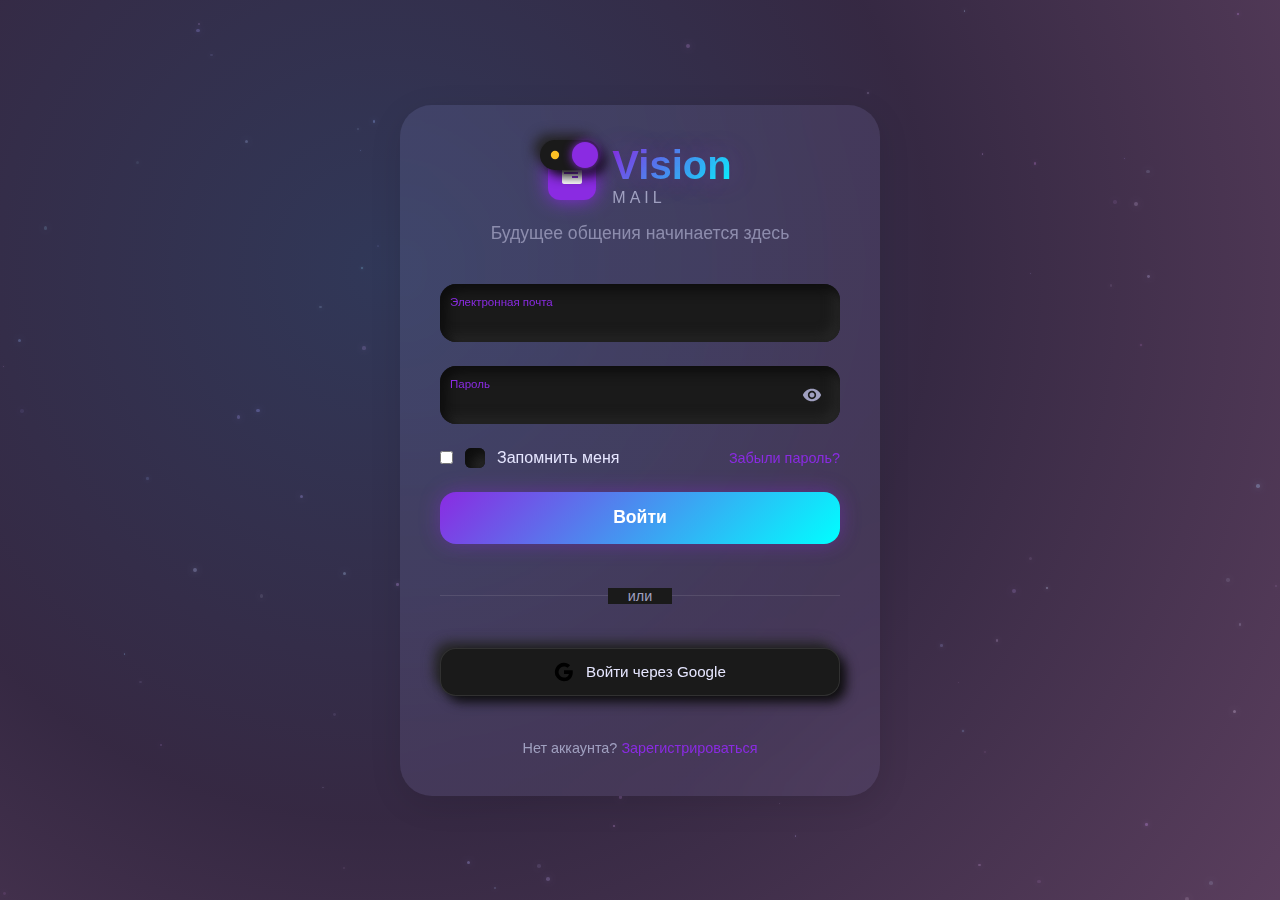
<file: settings.html>
<!DOCTYPE html>
<html lang="ru" data-theme="dark">
<head>
    <meta charset="UTF-8">
    <meta name="viewport" content="width=device-width, initial-scale=1.0">
    <title>Настройки | Vision Mail</title>
    <link rel="stylesheet" href="css/main.css">
    <link rel="stylesheet" href="css/themes.css">
    <link rel="stylesheet" href="css/animations.css">
    <link rel="stylesheet" href="css/components.css">
    <link rel="stylesheet" href="css/pages.css">
    <link rel="stylesheet" href="css/pages-additional.css">
</head>
<body class="settings-page">
    <!-- Анимированный фон -->
    <div class="background-animation">
        <div class="particles-container" id="particles"></div>
        <div class="gradient-mesh"></div>
    </div>
    
    <!-- Основной контейнер -->
    <div class="app-container">
        <!-- Боковая панель навигации настроек -->
        <nav class="settings-sidebar scroll-glass">
            <div class="sidebar-header">
                <div class="logo">
                    <div class="logo-icon">
                        <svg viewBox="0 0 24 24">
                            <path d="M19.14 12.94c.04-.3.06-.61.06-.94 0-.32-.02-.64-.07-.94l2.03-1.58c.18-.14.23-.41.12-.61l-1.92-3.32c-.12-.22-.37-.29-.59-.22l-2.39.96c-.5-.38-1.03-.7-1.62-.94l-.36-2.54c-.04-.24-.24-.41-.48-.41h-3.84c-.24 0-.43.17-.47.41l-.36 2.54c-.59.24-1.13.57-1.62.94l-2.39-.96c-.22-.08-.47 0-.59.22L2.74 8.87c-.12.21-.08.47.12.61l2.03 1.58c-.05.3-.09.63-.09.94s.02.64.07.94l-2.03 1.58c-.18.14-.23.41-.12.61l1.92 3.32c.12.22.37.29.59.22l2.39-.96c.5.38 1.03.7 1.62.94l.36 2.54c.05.24.24.41.48.41h3.84c.24 0 .44-.17.47-.41l.36-2.54c.59-.24 1.13-.56 1.62-.94l2.39.96c.22.08.47 0 .59-.22l1.92-3.32c.12-.22.07-.47-.12-.61l-2.01-1.58zM12 15.6c-1.98 0-3.6-1.62-3.6-3.6s1.62-3.6 3.6-3.6 3.6 1.62 3.6 3.6-1.62 3.6-3.6 3.6z"/>
                        </svg>
                    </div>
                    <h1 class="logo-text">
                        <span class="logo-gradient">Настройки</span>
                    </h1>
                </div>
                <a href="inbox.html" class="back-button neumorphic-button">
                    <svg viewBox="0 0 24 24">
                        <path d="M20 11H7.83l5.59-5.59L12 4l-8 8 8 8 1.41-1.41L7.83 13H20v-2z"/>
                    </svg>
                </a>
            </div>
            
            <div class="sidebar-menu">
                <div class="menu-items">
                    <button class="menu-item active" data-section="appearance">
                        <span class="menu-icon">
                            <svg viewBox="0 0 24 24">
                                <path d="M12 22c5.52 0 10-4.48 10-10S17.52 2 12 2 2 6.48 2 12s4.48 10 10 10zm1-17.93c3.94.49 7 3.85 7 7.93s-3.05 7.44-7 7.93V4.07z"/>
                            </svg>
                        </span>
                        <span class="menu-label">Внешний вид</span>
                        <span class="nav-indicator"></span>
                    </button>
                    
                    <button class="menu-item" data-section="account">
                        <span class="menu-icon">
                            <svg viewBox="0 0 24 24">
                                <path d="M12 12c2.21 0 4-1.79 4-4s-1.79-4-4-4-4 1.79-4 4 1.79 4 4 4zm0 2c-2.67 0-8 1.34-8 4v2h16v-2c0-2.66-5.33-4-8-4z"/>
                            </svg>
                        </span>
                        <span class="menu-label">Аккаунт</span>
                        <span class="nav-indicator"></span>
                    </button>
                    
                    <button class="menu-item" data-section="notifications">
                        <span class="menu-icon">
                            <svg viewBox="0 0 24 24">
                                <path d="M12 22c1.1 0 2-.9 2-2h-4c0 1.1.9 2 2 2zm6-6v-5c0-3.07-1.63-5.64-4.5-6.32V4c0-.83-.67-1.5-1.5-1.5s-1.5.67-1.5 1.5v.68C7.64 5.36 6 7.92 6 11v5l-2 2v1h16v-1l-2-2z"/>
                            </svg>
                        </span>
                        <span class="menu-label">Уведомления</span>
                        <span class="nav-indicator"></span>
                    </button>
                    
                    <button class="menu-item" data-section="mail">
                        <span class="menu-icon">
                            <svg viewBox="0 0 24 24">
                                <path d="M20 4H4c-1.1 0-1.99.9-1.99 2L2 18c0 1.1.9 2 2 2h16c1.1 0 2-.9 2-2V6c0-1.1-.9-2-2-2zm0 14H4V8l8 5 8-5v10zm-8-7L4 6h16l-8 5z"/>
                            </svg>
                        </span>
                        <span class="menu-label">Почта</span>
                        <span class="nav-indicator"></span>
                    </button>
                    
                    <button class="menu-item" data-section="privacy">
                        <span class="menu-icon">
                            <svg viewBox="0 0 24 24">
                                <path d="M18 8h-1V6c0-2.76-2.24-5-5-5S7 3.24 7 6v2H6c-1.1 0-2 .9-2 2v10c0 1.1.9 2 2 2h12c1.1 0 2-.9 2-2V10c0-1.1-.9-2-2-2zm-6 9c-1.1 0-2-.9-2-2s.9-2 2-2 2 .9 2 2-.9 2-2 2zm3.1-9H8.9V6c0-1.71 1.39-3.1 3.1-3.1 1.71 0 3.1 1.39 3.1 3.1v2z"/>
                            </svg>
                        </span>
                        <span class="menu-label">Приватность</span>
                        <span class="nav-indicator"></span>
                    </button>
                    
                    <button class="menu-item" data-section="shortcuts">
                        <span class="menu-icon">
                            <svg viewBox="0 0 24 24">
                                <path d="M17 20.41L18.41 19 15 15.59 13.59 17 17 20.41zM7.5 8H11v5.59L5.59 19 7 20.41l6-6V8h3.5L12 3.5 7.5 8z"/>
                            </svg>
                        </span>
                        <span class="menu-label">Горячие клавиши</span>
                        <span class="nav-indicator"></span>
                    </button>
                    
                    <button class="menu-item" data-section="advanced">
                        <span class="menu-icon">
                            <svg viewBox="0 0 24 24">
                                <path d="M19.43 12.98c.04-.32.07-.64.07-.98s-.03-.66-.07-.98l2.11-1.65c.19-.15.24-.42.12-.64l-2-3.46c-.12-.22-.39-.3-.61-.22l-2.49 1c-.52-.4-1.08-.73-1.69-.98l-.38-2.65C14.46 2.18 14.25 2 14 2h-4c-.25 0-.46.18-.49.42l-.38 2.65c-.61.25-1.17.59-1.69.98l-2.49-1c-.23-.09-.49 0-.61.22l-2 3.46c-.13.22-.07.49.12.64l2.11 1.65c-.04.32-.07.65-.07.98s.03.66.07.98l-2.11 1.65c-.19.15-.24.42-.12.64l2 3.46c.12.22.39.3.61.22l2.49-1c.52.4 1.08.73 1.69.98l.38 2.65c.03.24.24.42.49.42h4c.25 0 .46-.18.49-.42l.38-2.65c.61-.25 1.17-.59 1.69-.98l2.49 1c.23.09.49 0 .61-.22l2-3.46c.12-.22.07-.49-.12-.64l-2.11-1.65zM12 15.5c-1.93 0-3.5-1.57-3.5-3.5s1.57-3.5 3.5-3.5 3.5 1.57 3.5 3.5-1.57 3.5-3.5 3.5z"/>
                            </svg>
                        </span>
                        <span class="menu-label">Расширенные</span>
                        <span class="nav-indicator"></span>
                    </button>
                    
                    <button class="menu-item" data-section="about">
                        <span class="menu-icon">
                            <svg viewBox="0 0 24 24">
                                <path d="M12 2C6.48 2 2 6.48 2 12s4.48 10 10 10 10-4.48 10-10S17.52 2 12 2zm1 15h-2v-6h2v6zm0-8h-2V7h2v2z"/>
                            </svg>
                        </span>
                        <span class="menu-label">О программе</span>
                        <span class="nav-indicator"></span>
                    </button>
                </div>
            </div>
            
            <div class="sidebar-footer">
                <button class="theme-toggle" id="themeToggle">
                    <span class="theme-icon sun">
                        <svg viewBox="0 0 24 24">
                            <circle cx="12" cy="12" r="5"/>
                            <line x1="12" y1="1" x2="12" y2="3"/>
                            <line x1="12" y1="21" x2="12" y2="23"/>
                            <line x1="4.22" y1="4.22" x2="5.64" y2="5.64"/>
                            <line x1="18.36" y1="18.36" x2="19.78" y2="19.78"/>
                            <line x1="1" y1="12" x2="3" y2="12"/>
                            <line x1="21" y1="12" x2="23" y2="12"/>
                            <line x1="4.22" y1="19.78" x2="5.64" y2="18.36"/>
                            <line x1="18.36" y1="5.64" x2="19.78" y2="4.22"/>
                        </svg>
                    </span>
                    <span class="theme-icon moon">
                        <svg viewBox="0 0 24 24">
                            <path d="M21 12.79A9 9 0 1 1 11.21 3 7 7 0 0 0 21 12.79z"/>
                        </svg>
                    </span>
                    <span class="theme-slider"></span>
                </button>
                
                <button class="save-button neumorphic-button" data-action="save-settings">
                    <svg viewBox="0 0 24 24">
                        <path d="M9 16.17L4.83 12l-1.42 1.41L9 19 21 7l-1.41-1.41z"/>
                    </svg>
                    Сохранить
                </button>
            </div>
        </nav>
        
        <!-- Основное содержимое настроек -->
        <main class="settings-content">
            <!-- Секция внешнего вида -->
            <section class="settings-section active" id="appearanceSection">
                <div class="section-header">
                    <h2>Внешний вид</h2>
                    <p class="section-description">Настройте внешний вид Vision Mail под свой вкус</p>
                </div>
                
                <div class="settings-grid">
                    <!-- Тема -->
                    <div class="settings-card glass-panel">
                        <div class="card-header">
                            <h3>Тема</h3>
                            <p class="card-description">Выберите тему интерфейса</p>
                        </div>
                        
                        <div class="card-content">
                            <div class="theme-selector">
                                <div class="theme-option" data-theme="dark">
                                    <div class="theme-preview dark">
                                        <div class="preview-header"></div>
                                        <div class="preview-sidebar"></div>
                                        <div class="preview-content">
                                            <div class="preview-item"></div>
                                            <div class="preview-item"></div>
                                        </div>
                                    </div>
                                    <div class="theme-label">
                                        <span class="theme-name">Тёмная</span>
                                        <span class="theme-status active">Активна</span>
                                    </div>
                                </div>
                                
                                <div class="theme-option" data-theme="light">
                                    <div class="theme-preview light">
                                        <div class="preview-header"></div>
                                        <div class="preview-sidebar"></div>
                                        <div class="preview-content">
                                            <div class="preview-item"></div>
                                            <div class="preview-item"></div>
                                        </div>
                                    </div>
                                    <div class="theme-label">
                                        <span class="theme-name">Светлая</span>
                                    </div>
                                </div>
                                
                                <div class="theme-option" data-theme="auto">
                                    <div class="theme-preview auto">
                                        <div class="preview-left dark">
                                            <div class="preview-header"></div>
                                            <div class="preview-sidebar"></div>
                                        </div>
                                        <div class="preview-right light">
                                            <div class="preview-header"></div>
                                            <div class="preview-sidebar"></div>
                                        </div>
                                    </div>
                                    <div class="theme-label">
                                        <span class="theme-name">Автоматически</span>
                                        <span class="theme-description">Следует системной теме</span>
                                    </div>
                                </div>
                            </div>
                        </div>
                    </div>
                    
                    <!-- Цвет акцента -->
                    <div class="settings-card glass-panel">
                        <div class="card-header">
                            <h3>Цвет акцента</h3>
                            <p class="card-description">Выберите основной цвет интерфейса</p>
                        </div>
                        
                        <div class="card-content">
                            <div class="accent-selector">
                                <div class="accent-colors">
                                    <button class="accent-color active" data-color="purple" style="background: #8a2be2">
                                        <span class="accent-check">
                                            <svg viewBox="0 0 24 24">
                                                <path d="M9 16.17L4.83 12l-1.42 1.41L9 19 21 7l-1.41-1.41z"/>
                                            </svg>
                                        </span>
                                    </button>
                                    <button class="accent-color" data-color="red" style="background: #ff3366"></button>
                                    <button class="accent-color" data-color="orange" style="background: #ff6600"></button>
                                    <button class="accent-color" data-color="yellow" style="background: #ffcc00"></button>
                                    <button class="accent-color" data-color="green" style="background: #00cc66"></button>
                                    <button class="accent-color" data-color="cyan" style="background: #00ffff"></button>
                                </div>
                                
                                <div class="custom-accent">
                                    <label for="customColor">Пользовательский цвет:</label>
                                    <div class="color-input-group">
                                        <input type="color" id="customColor" value="#8a2be2">
                                        <input type="text" id="customColorHex" value="#8a2be2" class="neumorphic-input">
                                    </div>
                                </div>
                            </div>
                        </div>
                    </div>
                    
                    <!-- Стиль интерфейса -->
                    <div class="settings-card glass-panel">
                        <div class="card-header">
                            <h3>Стиль интерфейса</h3>
                            <p class="card-description">Настройте эффекты и анимации</p>
                        </div>
                        
                        <div class="card-content">
                            <div class="style-settings">
                                <div class="style-option">
                                    <label class="checkbox-container">
                                        <input type="checkbox" id="glassEffect" checked>
                                        <span class="checkbox-custom neumorphic-checkbox"></span>
                                        <span class="checkbox-label">Glass эффекты</span>
                                    </label>
                                    <p class="option-description">Полупрозрачные панели с размытием фона</p>
                                </div>
                                
                                <div class="style-option">
                                    <label class="checkbox-container">
                                        <input type="checkbox" id="neonEffects" checked>
                                        <span class="checkbox-custom neumorphic-checkbox"></span>
                                        <span class="checkbox-label">Неоновые эффекты</span>
                                    </label>
                                    <p class="option-description">Свечение и неоновые акценты</p>
                                </div>
                                
                                <div class="style-option">
                                    <label class="checkbox-container">
                                        <input type="checkbox" id="animations" checked>
                                        <span class="checkbox-custom neumorphic-checkbox"></span>
                                        <span class="checkbox-label">Анимации</span>
                                    </label>
                                    <p class="option-description">Плавные переходы и анимации</p>
                                </div>
                                
                                <div class="style-option">
                                    <label class="slider-label">Интенсивность анимаций</label>
                                    <div class="slider-container">
                                        <input type="range" id="animationIntensity" min="0" max="100" value="75" class="slider">
                                        <div class="slider-value">
                                            <span class="value-label">Средняя</span>
                                            <span class="value-percent">75%</span>
                                        </div>
                                    </div>
                                </div>
                                
                                <div class="style-option">
                                    <label class="slider-label">Размытие фона</label>
                                    <div class="slider-container">
                                        <input type="range" id="blurIntensity" min="0" max="30" value="15" class="slider">
                                        <div class="slider-value">
                                            <span class="value-label">Среднее</span>
                                            <span class="value-px">15px</span>
                                        </div>
                                    </div>
                                </div>
                            </div>
                        </div>
                    </div>
                    
                    <!-- Плотность интерфейса -->
                    <div class="settings-card glass-panel">
                        <div class="card-header">
                            <h3>Плотность интерфейса</h3>
                            <p class="card-description">Настройте расстояние между элементами</p>
                        </div>
                        
                        <div class="card-content">
                            <div class="density-options">
                                <div class="density-option" data-density="compact">
                                    <div class="density-preview compact">
                                        <div class="preview-item"></div>
                                        <div class="preview-item"></div>
                                        <div class="preview-item"></div>
                                    </div>
                                    <div class="density-label">
                                        <span class="density-name">Компактная</span>
                                        <span class="density-desc">Максимум информации</span>
                                    </div>
                                </div>
                                
                                <div class="density-option active" data-density="comfortable">
                                    <div class="density-preview comfortable">
                                        <div class="preview-item"></div>
                                        <div class="preview-item"></div>
                                        <div class="preview-item"></div>
                                    </div>
                                    <div class="density-label">
                                        <span class="density-name">Комфортная</span>
                                        <span class="density-desc">Рекомендуется</span>
                                    </div>
                                </div>
                                
                                <div class="density-option" data-density="spacious">
                                    <div class="density-preview spacious">
                                        <div class="preview-item"></div>
                                        <div class="preview-item"></div>
                                        <div class="preview-item"></div>
                                    </div>
                                    <div class="density-label">
                                        <span class="density-name">Просторная</span>
                                        <span class="density-desc">Минимализм</span>
                                    </div>
                                </div>
                            </div>
                        </div>
                    </div>
                </div>
            </section>
            
            <!-- Секция аккаунта -->
            <section class="settings-section" id="accountSection">
                <div class="section-header">
                    <h2>Аккаунт</h2>
                    <p class="section-description">Управление вашей учетной записью</p>
                </div>
                
                <div class="settings-grid">
                    <div class="settings-card glass-panel">
                        <div class="card-header">
                            <h3>Профиль</h3>
                        </div>
                        
                        <div class="card-content">
                            <div class="profile-settings">
                                <div class="profile-header">
                                    <div class="profile-avatar">
                                        <img src="https://ui-avatars.com/api/?name=Alexey+Ivanov&background=8a2be2&color=fff" alt="Алексей Иванов">
                                        <button class="avatar-change">Изменить</button>
                                    </div>
                                    <div class="profile-info">
                                        <h4>Алексей Иванов</h4>
                                        <p class="profile-email">alex@vision.com</p>
                                        <p class="profile-member">Premium членство • с января 2026</p>
                                    </div>
                                </div>
                                
                                <div class="form-group">
                                    <label for="profileName">Имя</label>
                                    <input type="text" id="profileName" value="Алексей Иванов" class="neumorphic-input">
                                </div>
                                
                                <div class="form-group">
                                    <label for="profileEmail">Электронная почта</label>
                                    <input type="email" id="profileEmail" value="alex@vision.com" class="neumorphic-input">
                                </div>
                                
                                <div class="form-group">
                                    <label for="profileBio">О себе</label>
                                    <textarea id="profileBio" rows="3" class="neumorphic-input" placeholder="Расскажите о себе...">Senior разработчик в Vision Technologies. Увлекаюсь футуристическим дизайном и квантовыми вычислениями.</textarea>
                                </div>
                            </div>
                        </div>
                    </div>
                    
                    <div class="settings-card glass-panel">
                        <div class="card-header">
                            <h3>Безопасность</h3>
                        </div>
                        
                        <div class="card-content">
                            <div class="security-settings">
                                <div class="security-item">
                                    <div class="security-info">
                                        <h4>Пароль</h4>
                                        <p>Последнее изменение: 2 недели назад</p>
                                    </div>
                                    <button class="security-action" data-action="change-password">
                                        Изменить
                                    </button>
                                </div>
                                
                                <div class="security-item">
                                    <div class="security-info">
                                        <h4>Двухфакторная аутентификация</h4>
                                        <p>Добавьте дополнительный уровень защиты</p>
                                    </div>
                                    <label class="toggle-switch">
                                        <input type="checkbox" id="twoFactorAuth">
                                        <span class="toggle-slider"></span>
                                    </label>
                                </div>
                                
                                <div class="security-item">
                                    <div class="security-info">
                                        <h4>Активные сессии</h4>
                                        <p>3 активные сессии</p>
                                    </div>
                                    <button class="security-action" data-action="view-sessions">
                                        Просмотр
                                    </button>
                                </div>
                                
                                <div class="security-item">
                                    <div class="security-info">
                                        <h4>Резервные коды</h4>
                                        <p>Сгенерируйте коды для восстановления</p>
                                    </div>
                                    <button class="security-action" data-action="backup-codes">
                                        Сгенерировать
                                    </button>
                                </div>
                            </div>
                        </div>
                    </div>
                    
                    <div class="settings-card glass-panel">
                        <div class="card-header">
                            <h3>Членство</h3>
                        </div>
                        
                        <div class="card-content">
                            <div class="membership-info">
                                <div class="membership-badge premium">
                                    <svg viewBox="0 0 24 24">
                                        <path d="M12 17.27L18.18 21l-1.64-7.03L22 9.24l-7.19-.61L12 2 9.19 8.63 2 9.24l5.46 4.73L5.82 21z"/>
                                    </svg>
                                    <span>Premium</span>
                                </div>
                                
                                <div class="membership-features">
                                    <div class="feature-item">
                                        <svg viewBox="0 0 24 24">
                                            <path d="M9 16.17L4.83 12l-1.42 1.41L9 19 21 7l-1.41-1.41z"/>
                                        </svg>
                                        <span>Неограниченное хранилище</span>
                                    </div>
                                    <div class="feature-item">
                                        <svg viewBox="0 0 24 24">
                                            <path d="M9 16.17L4.83 12l-1.42 1.41L9 19 21 7l-1.41-1.41z"/>
                                        </svg>
                                        <span>Расширенная поддержка</span>
                                    </div>
                                    <div class="feature-item">
                                        <svg viewBox="0 0 24 24">
                                            <path d="M9 16.17L4.83 12l-1.42 1.41L9 19 21 7l-1.41-1.41z"/>
                                        </svg>
                                        <span>Кастомные темы</span>
                                    </div>
                                </div>
                                
                                <div class="membership-actions">
                                    <button class="membership-button upgrade">
                                        Обновить до Ultimate
                                    </button>
                                    <button class="membership-button cancel">
                                        Отменить подписку
                                    </button>
                                </div>
                                
                                <div class="membership-next">
                                    <p>Следующее списание: <strong>15 февраля 2026</strong></p>
                                    <p>Сумма: <strong>$9.99/месяц</strong></p>
                                </div>
                            </div>
                        </div>
                    </div>
                </div>
            </section>
            
            <!-- Другие секции будут аналогично... -->
        </main>
    </div>
    
    <!-- Скрипты -->
    <script src="js/theme.js"></script>
    <script src="js/animations.js"></script>
    <script src="js/app.js"></script>
    <script src="js/ui.js"></script>
    <script src="js/settings.js"></script>
</body>
</html>
</file>
<file: css/main.css>
/* Основные стили и CSS-переменные */
:root {
    /* Системные переменные */
    --transition-base: 200ms cubic-bezier(0.16, 1, 0.3, 1);
    --transition-smooth: 300ms cubic-bezier(0.34, 1.56, 0.64, 1);
    --shadow-soft: 0 4px 20px rgba(0, 0, 0, 0.1);
    --shadow-medium: 0 8px 32px rgba(0, 0, 0, 0.15);
    --shadow-hard: 0 12px 48px rgba(0, 0, 0, 0.2);
    --border-radius-sm: 12px;
    --border-radius-md: 16px;
    --border-radius-lg: 24px;
    --border-radius-xl: 32px;
    
    /* Цветовые переменные по умолчанию (светлая тема) */
    --glass-bg: rgba(255, 255, 255, 0.1);
    --glass-blur: 20px;
    --glass-border: 1px solid rgba(255, 255, 255, 0.2);
    --glass-shadow: 0 8px 32px rgba(0, 0, 0, 0.1);
    --glass-overlay: linear-gradient(135deg, rgba(255, 255, 255, 0.1), rgba(255, 255, 255, 0.05));
    --glass-gradient: linear-gradient(135deg, #667eea 0%, #764ba2 100%);
    
    --neu-bg: #f0f0f3;
    --neu-shadow: 6px 6px 12px #d1d9e6, -6px -6px 12px #ffffff;
    --neu-shadow-inset: inset 6px 6px 12px #d1d9e6, inset -6px -6px 12px #ffffff;
    --neu-shadow-hover: 8px 8px 16px #d1d9e6, -8px -8px 16px #ffffff;
    
    --text-primary: #333333;
    --text-secondary: #666666;
    
    --neon-primary: #00d9ff;
    --neon-secondary: #9d00ff;
    --neon-primary-rgb: 0, 217, 255;
    
    --gradient-bg: radial-gradient(circle at 30% 30%, #667eea, #764ba2, #f093fb);
    --border-color: rgba(0, 0, 0, 0.1);
    
    /* Стек слоев */
    --z-background: -10;
    --z-base: 0;
    --z-elevated: 10;
    --z-sticky: 100;
    --z-modal: 1000;
    --z-tooltip: 1010;
    --z-max: 9999;
}

/* Темная тема */
[data-theme="dark"] {
    --glass-bg: rgba(0, 0, 0, 0.1);
    --glass-border: 1px solid rgba(255, 255, 255, 0.1);
    --glass-shadow: 0 8px 32px rgba(0, 0, 0, 0.3);
    --glass-overlay: linear-gradient(135deg, rgba(0, 0, 0, 0.1), rgba(0, 0, 0, 0.05));
    
    --neu-bg: #1a1a1a;
    --neu-shadow: 6px 6px 12px #0d0d0d, -6px -6px 12px #272727;
    --neu-shadow-inset: inset 6px 6px 12px #0d0d0d, inset -6px -6px 12px #272727;
    --neu-shadow-hover: 8px 8px 16px #0d0d0d, -8px -8px 16px #272727;
    
    --text-primary: #ffffff;
    --text-secondary: #cccccc;
    
    --border-color: rgba(255, 255, 255, 0.1);
}

/* Сброс и базовые стили */
* {
    margin: 0;
    padding: 0;
    box-sizing: border-box;
}

html {
    font-size: 16px;
    scroll-behavior: smooth;
}

body {
    font-family: -apple-system, BlinkMacSystemFont, 'Segoe UI', 'Inter', sans-serif;
    -webkit-font-smoothing: antialiased;
    -moz-osx-font-smoothing: grayscale;
    overflow-x: hidden;
    min-height: 100vh;
    position: relative;
    color: var(--text-primary);
    background: var(--neu-bg);
}

/* Общие классы */
.glass-panel {
    background: var(--glass-bg);
    backdrop-filter: blur(var(--glass-blur));
    -webkit-backdrop-filter: blur(var(--glass-blur));
    border: var(--glass-border);
    border-radius: var(--border-radius-lg);
    box-shadow: var(--glass-shadow);
    position: relative;
    overflow: hidden;
    transition: all var(--transition-base);
}

.glass-panel::before {
    content: '';
    position: absolute;
    top: 0;
    left: 0;
    right: 0;
    bottom: 0;
    background: var(--glass-overlay);
    z-index: -1;
}

.neumorphic-element {
    background: var(--neu-bg);
    border-radius: var(--border-radius-md);
    box-shadow: var(--neu-shadow);
    transition: all var(--transition-base);
}

.neumorphic-element:active {
    box-shadow: var(--neu-shadow-inset);
    transform: translateY(2px);
}

.neumorphic-button {
    background: var(--neu-bg);
    border: none;
    border-radius: var(--border-radius-md);
    padding: 12px 24px;
    font-size: 0.95rem;
    font-weight: 500;
    color: var(--text-primary);
    cursor: pointer;
    position: relative;
    overflow: hidden;
    transition: all var(--transition-base);
    box-shadow: var(--neu-shadow);
}

.neumorphic-button:hover:not(:disabled) {
    transform: translateY(-2px);
    box-shadow: var(--neu-shadow-hover);
}

.neumorphic-button:active:not(:disabled) {
    transform: translateY(1px);
    box-shadow: var(--neu-shadow-inset);
}

.neumorphic-button:disabled {
    opacity: 0.5;
    cursor: not-allowed;
    transform: none !important;
    box-shadow: var(--neu-shadow-inset) !important;
}

.neon-text {
    color: var(--neon-primary);
    text-shadow: 0 0 10px var(--neon-primary),
                 0 0 20px var(--neon-primary),
                 0 0 30px var(--neon-primary);
}

.neon-border {
    border: 2px solid var(--neon-primary);
    box-shadow: 0 0 10px var(--neon-primary),
                inset 0 0 10px var(--neon-primary);
}

.neon-glow {
    position: relative;
}

.neon-glow::after {
    content: '';
    position: absolute;
    top: -2px;
    left: -2px;
    right: -2px;
    bottom: -2px;
    background: var(--neon-primary);
    border-radius: inherit;
    filter: blur(8px);
    opacity: 0;
    transition: opacity var(--transition-base);
    z-index: -1;
}

.neon-glow:hover::after {
    opacity: 0.3;
}

/* Поля ввода */
.neumorphic-input {
    position: relative;
    background: var(--neu-bg);
    border-radius: var(--border-radius-md);
    padding: 10px;
    box-shadow: var(--neu-shadow-inset);
    transition: all var(--transition-base);
    min-height: 30px;
    display: flex;
    align-items: center;
}

.neumorphic-input input {
    width: 100%;
    background: transparent;
    border: none;
    outline: none;
    font-size: 1rem;
    color: var(--text-primary);
    padding: 10px 0 0;
    margin-top: 10px;
}

.neumorphic-input label {
    position: absolute;
    top: 10px;
    left: 10px;
    color: var(--text-secondary);
    font-size: 1rem;
    transition: all var(--transition-base);
    pointer-events: none;
    transform-origin: left center;
}

.neumorphic-input input:focus + label,
.neumorphic-input input:not(:placeholder-shown) + label {
    top: 10px;
    font-size: 0.8rem;
    color: var(--neon-primary);
    transform: scale(0.9);
}

.neumorphic-input .input-border {
    position: absolute;
    bottom: 0;
    left: 0;
    right: 0;
    height: 2px;
    background: var(--neon-primary);
    transform: scaleX(0);
    transition: transform var(--transition-base);
}

.neumorphic-input input:focus ~ .input-border {
    transform: scaleX(1);
}

.neumorphic-input .input-glow {
    position: absolute;
    top: 0;
    left: 0;
    right: 0;
    bottom: 0;
    border-radius: inherit;
    box-shadow: 0 0 20px var(--neon-primary);
    opacity: 0;
    transition: opacity var(--transition-base);
    pointer-events: none;
}

.neumorphic-input input:focus ~ .input-glow {
    opacity: 0.1;
}

/* Чекбоксы и переключатели */
.checkbox-container {
    display: flex;
    align-items: center;
    gap: 12px;
    cursor: pointer;
}

.neumorphic-checkbox {
    width: 20px;
    height: 20px;
    background: var(--neu-bg);
    border-radius: 6px;
    position: relative;
    box-shadow: var(--neu-shadow-inset);
    transition: all var(--transition-base);
    flex-shrink: 0;
}

.neumorphic-checkbox::after {
    content: '';
    position: absolute;
    top: 50%;
    left: 50%;
    transform: translate(-50%, -50%) scale(0);
    width: 12px;
    height: 12px;
    background: var(--neon-primary);
    border-radius: 3px;
    box-shadow: 0 0 10px var(--neon-primary);
    transition: transform var(--transition-base);
}

.checkbox-container input:checked + .neumorphic-checkbox::after {
    transform: translate(-50%, -50%) scale(1);
}

/* Страница входа */
.login-page {
    display: flex;
    align-items: center;
    justify-content: center;
    min-height: 100vh;
    padding: 20px;
    position: relative;
    background: var(--neu-bg);
}

.background-animation {
    position: fixed;
    top: 0;
    left: 0;
    right: 0;
    bottom: 0;
    z-index: var(--z-background);
    pointer-events: none;
    overflow: hidden;
}

.particles-container {
    position: absolute;
    width: 100%;
    height: 100%;
}

.gradient-mesh {
    position: absolute;
    width: 100%;
    height: 100%;
    background: var(--gradient-bg);
    opacity: 0.3;
}

.login-container {
    width: 100%;
    max-width: 480px;
    z-index: var(--z-base);
    position: relative;
}

.theme-switcher {
    display: flex;
    position: absolute;
    top: 35px;
    right: 280px;
    z-index: var(--z-sticky);
}

.theme-toggle {
    width: 60px;
    height: 30px;
    background: var(--neu-bg);
    border: none;
    border-radius: 15px;
    cursor: pointer;
    position: relative;
    padding: 0;
    box-shadow: var(--neu-shadow);
    transition: all var(--transition-base);
}

.theme-slider {
    position: absolute;
    top: 2px;
    left: 2px;
    width: 26px;
    height: 26px;
    background: var(--neon-primary);
    border-radius: 50%;
    transition: transform var(--transition-base);
    box-shadow: 0 0 10px var(--neon-primary);
}

[data-theme="dark"] .theme-slider {
    transform: translateX(30px);
}

.theme-icon {
    position: absolute;
    top: 50%;
    transform: translateY(-50%);
    width: 20px;
    height: 20px;
}

.theme-icon.sun {
    left: 5px;
    color: #fbbf24;
}

.theme-icon.moon {
    right: 5px;
    color: #60a5fa;
}

.theme-icon svg {
    width: 100%;
    height: 100%;
    fill: currentColor;
}

.login-glass-panel {
    background: var(--glass-bg);
    backdrop-filter: blur(20px);
    -webkit-backdrop-filter: blur(20px);
    border-radius: var(--border-radius-xl);
    padding: 40px;
    box-shadow: var(--glass-shadow);
    position: relative;
    overflow: hidden;
}

.login-glass-panel::before {
    content: '';
    position: absolute;
    top: -50%;
    left: -50%;
    width: 200%;
    height: 200%;
    background: var(--glass-gradient);
    opacity: 0.1;
    animation: rotate 20s linear infinite;
    z-index: -1;
}

@keyframes rotate {
    from { transform: rotate(0deg); }
    to { transform: rotate(360deg); }
}

.login-header {
    text-align: center;
    margin-bottom: 40px;
}

.logo {
    display: flex;
    align-items: center;
    justify-content: center;
    gap: 16px;
    margin-bottom: 16px;
}

.logo-icon {
    width: 48px;
    height: 48px;
    background: var(--neon-primary);
    border-radius: 12px;
    display: flex;
    align-items: center;
    justify-content: center;
    box-shadow: 0 0 20px var(--neon-primary);
    flex-shrink: 0;
}

.logo-icon svg {
    width: 24px;
    height: 24px;
    fill: white;
}

.logo-text {
    display: flex;
    flex-direction: column;
    align-items: flex-start;
}

.logo-gradient {
    font-family: -apple-system, BlinkMacSystemFont, 'Segoe UI', 'Inter', sans-serif;
    font-size: 2.5rem;
    font-weight: 700;
    background: linear-gradient(135deg, var(--neon-primary), var(--neon-secondary));
    -webkit-background-clip: text;
    -webkit-text-fill-color: transparent;
    background-clip: text;
    text-shadow: 0 0 30px rgba(var(--neon-primary-rgb), 0.3);
    line-height: 1;
}

.logo-subtitle {
    font-size: 1rem;
    font-weight: 400;
    color: var(--text-secondary);
    letter-spacing: 4px;
    text-transform: uppercase;
    margin-top: 4px;
}

.login-tagline {
    font-size: 1.1rem;
    color: var(--text-secondary);
    opacity: 0.8;
}

.login-form {
    display: flex;
    flex-direction: column;
    gap: 24px;
}

.input-group {
    position: relative;
}

.password-toggle {
    position: absolute;
    right: 16px;
    top: 50%;
    transform: translateY(-50%);
    background: none;
    border: none;
    width: 24px;
    height: 24px;
    cursor: pointer;
    color: var(--text-secondary);
    transition: color var(--transition-base);
    z-index: 2;
    padding: 0;
    display: flex;
    align-items: center;
    justify-content: center;
}

.password-toggle:hover {
    color: var(--neon-primary);
}

.password-toggle svg {
    width: 20px;
    height: 20px;
    fill: currentColor;
}

.login-options {
    display: flex;
    justify-content: space-between;
    align-items: center;
    flex-wrap: wrap;
    gap: 12px;
}

.forgot-password {
    color: var(--neon-primary);
    text-decoration: none;
    font-size: 0.9rem;
    transition: all var(--transition-base);
    white-space: nowrap;
}

.forgot-password:hover {
    text-shadow: 0 0 10px var(--neon-primary);
}

.login-button {
    height: 52px;
    background: linear-gradient(135deg, var(--neon-primary), var(--neon-secondary));
    color: white;
    font-weight: 600;
    font-size: 1.1rem;
    position: relative;
    overflow: hidden;
    border: none;
    border-radius: var(--border-radius-md);
    box-shadow: 0 0 20px rgba(var(--neon-primary-rgb), 0.4);
    transition: all var(--transition-base);
    cursor: pointer;
}

.login-button:hover {
    transform: translateY(-2px);
    box-shadow: 0 0 30px rgba(var(--neon-primary-rgb), 0.6);
}

.login-button:active {
    transform: translateY(1px);
}

.button-glow {
    position: absolute;
    top: 0;
    left: -100%;
    width: 100%;
    height: 100%;
    background: linear-gradient(90deg, transparent, rgba(255, 255, 255, 0.4), transparent);
    transition: left 0.7s ease;
    pointer-events: none;
}

.login-button:hover .button-glow {
    left: 100%;
}

.button-progress {
    position: absolute;
    bottom: 0;
    left: 0;
    height: 3px;
    background: white;
    width: 0%;
    transition: width 0.3s ease;
}

.login-divider {
    display: flex;
    align-items: center;
    text-align: center;
    color: var(--text-secondary);
    margin: 20px 0;
    position: relative;
}

.login-divider::before,
.login-divider::after {
    content: '';
    flex: 1;
    border-bottom: 1px solid var(--border-color);
}

.login-divider span {
    padding: 0 20px;
    font-size: 0.9rem;
    background: var(--neu-bg);
    position: relative;
    z-index: 1;
}

.social-login {
    display: flex;
    flex-direction: column;
    gap: 12px;
}

.social-button {
    display: flex;
    align-items: center;
    justify-content: center;
    gap: 12px;
    height: 48px;
    background: var(--neu-bg);
    border: 1px solid var(--border-color);
    border-radius: var(--border-radius-md);
    cursor: pointer;
    transition: all var(--transition-base);
    color: var(--text-primary);
    font-size: 0.95rem;
    font-weight: 500;
}

.social-button:hover {
    transform: translateY(-2px);
    box-shadow: var(--neu-shadow-hover);
}

.social-icon {
    width: 20px;
    height: 20px;
    flex-shrink: 0;
}

.signup-link {
    text-align: center;
    color: var(--text-secondary);
    font-size: 0.9rem;
    margin-top: 20px;
}

.neon-link {
    color: var(--neon-primary);
    text-decoration: none;
    transition: all var(--transition-base);
}

.neon-link:hover {
    text-shadow: 0 0 10px var(--neon-primary);
}

.loading-overlay {
    position: fixed;
    top: 0;
    left: 0;
    right: 0;
    bottom: 0;
    background: rgba(0, 0, 0, 0.8);
    display: flex;
    align-items: center;
    justify-content: center;
    z-index: var(--z-max);
    opacity: 0;
    visibility: hidden;
    transition: all var(--transition-base);
    backdrop-filter: blur(10px);
    -webkit-backdrop-filter: blur(10px);
}

.loading-overlay.active {
    opacity: 1;
    visibility: visible;
}

.loading-spinner {
    position: relative;
    width: 80px;
    height: 80px;
}

.spinner-ring {
    width: 100%;
    height: 100%;
    border: 3px solid transparent;
    border-top-color: var(--neon-primary);
    border-radius: 50%;
    animation: spin 1s linear infinite;
}

.spinner-glow {
    position: absolute;
    top: -10px;
    left: -10px;
    right: -10px;
    bottom: -10px;
    border-radius: 50%;
    background: var(--neon-primary);
    filter: blur(20px);
    opacity: 0.3;
    animation: pulse 2s ease-in-out infinite;
}

@keyframes spin {
    0% { transform: rotate(0deg); }
    100% { transform: rotate(360deg); }
}

@keyframes pulse {
    0%, 100% { opacity: 0.2; }
    50% { opacity: 0.4; }
}

/* Кастомный скроллбар */
::-webkit-scrollbar {
    width: 6px;
    height: 6px;
}

::-webkit-scrollbar-track {
    background: transparent;
}

::-webkit-scrollbar-thumb {
    background: var(--neon-primary);
    border-radius: 3px;
    transition: all var(--transition-base);
}

::-webkit-scrollbar-thumb:hover {
    background: var(--neon-secondary);
    box-shadow: 0 0 10px var(--neon-primary);
}

/* Адаптивность */
@media (max-width: 768px) {
    .login-glass-panel {
        padding: 30px 20px;
    }
    
    .logo-gradient {
        font-size: 2rem;
    }
    
    .logo-icon {
        width: 40px;
        height: 40px;
    }
    
    .logo-subtitle {
        font-size: 0.9rem;
        letter-spacing: 3px;
    }
}

@media (max-width: 480px) {
    .login-options {
        flex-direction: column;
        align-items: stretch;
    }
    
    .login-options > * {
        width: 100%;
    }
    
    .logo {
        flex-direction: column;
        text-align: center;
    }
    
    .logo-text {
        align-items: center;
    }
    
    .theme-toggle {
        width: 50px;
        height: 25px;
    }
    
    .theme-slider {
        width: 21px;
        height: 21px;
    }
    
    [data-theme="dark"] .theme-slider {
        transform: translateX(25px);
    }
}

/* Исправление для Firefox */
@supports not (backdrop-filter: blur(20px)) {
    .glass-panel,
    .login-glass-panel {
        background: rgba(var(--neon-primary-rgb), 0.05);
    }
    
    .loading-overlay {
        background: rgba(0, 0, 0, 0.9);
    }
}

/* Исправление для Safari */
@supports (-webkit-touch-callout: none) {
    .login-glass-panel::before {
        animation-duration: 40s;
    }
}
</file>
<file: css/themes.css>
/* Общие переменные (одинаковые для всех тем) */
:root {
    /* Z-index */
    --z-dropdown: 100;
    --z-sticky: 10;
    --z-tooltip: 50;
    --z-modal: 200;
    --z-toast: 300;
    
    /* Радиусы */
    --radius-xs: 4px;
    --radius-sm: 6px;
    --radius-md: 8px;
    --radius-lg: 12px;
    --radius-xl: 16px;
    --radius-full: 9999px;
    
    /* Отступы */
    --space-1: 4px;
    --space-2: 8px;
    --space-3: 12px;
    --space-4: 16px;
    --space-5: 20px;
    --space-6: 24px;
    
    /* Текст */
    --text-xs: 0.75rem;
    --text-sm: 0.875rem;
    --text-base: 1rem;
    --text-lg: 1.125rem;
    --text-xl: 1.25rem;
    
    /* Анимации */
    --transition-fast: 150ms ease;
    --transition-base: 250ms ease;
    --transition-spring: 300ms cubic-bezier(0.34, 1.56, 0.64, 1);
    
    /* Дополнительные переменные */
    --glass-shadow: 0 8px 32px rgba(0, 0, 0, 0.1);
    --info-color: #0066ff;
}

/* Тёмная тема (по умолчанию) */
[data-theme="dark"] {
    /* Цвета фона */
    --bg-primary: #0a0a12;
    --bg-secondary: #101020;
    --bg-tertiary: #151530;
    --bg-surface: #1a1a2e;
    --bg-overlay: rgba(0, 0, 0, 0.5);
    
    /* Текст */
    --text-primary: #e6e6ff;
    --text-secondary: #a0a0c0;
    --text-tertiary: #707090;
    --text-muted: #666680;
    
    /* Glassmorphism */
    --glass-bg: rgba(255, 255, 255, 0.05);
    --glass-bg-solid: rgba(20, 20, 40, 0.9);
    --glass-border: rgba(100, 100, 150, 0.2);
    --glass-border-active: rgba(160, 100, 255, 0.4);
    
    /* Неоморфизм */
    --neo-shadow-dark: rgba(0, 0, 0, 0.3);
    --neo-shadow-light: rgba(255, 255, 255, 0.05);
    --neo-inset-dark: rgba(0, 0, 0, 0.4);
    --neo-inset-light: rgba(255, 255, 255, 0.08);
    
    /* Неоновая палитра */
    --neon-primary: #8a2be2;
    --neon-primary-rgb: 138, 43, 226;
    --neon-secondary: #00ffff;
    --neon-secondary-rgb: 0, 255, 255;
    --neon-subtle: rgba(var(--neon-primary-rgb), 0.15);
    --neon-glow: rgba(var(--neon-primary-rgb), 0.3);
    --gradient-neon: linear-gradient(135deg, #8a2be2 0%, #00ffff 100%);
    
    /* Системные цвета */
    --success: #00ff88;
    --error: #ff3366;
    --warning: #ffaa00;
    --divider: rgba(100, 100, 150, 0.2);
}

/* Светлая тема */
[data-theme="light"] {
    /* Цвета фона */
    --bg-primary: #f8f9fc;
    --bg-secondary: #ffffff;
    --bg-tertiary: #f0f2f8;
    --bg-surface: #ffffff;
    --bg-overlay: rgba(255, 255, 255, 0.8);
    
    /* Текст */
    --text-primary: #1a1a2e;
    --text-secondary: #4a4a6e;
    --text-tertiary: #7a7a9e;
    --text-muted: #9a9ab8;
    
    /* Glassmorphism */
    --glass-bg: rgba(255, 255, 255, 0.7);
    --glass-bg-solid: rgba(255, 255, 255, 0.9);
    --glass-border: rgba(0, 0, 0, 0.1);
    --glass-border-active: rgba(160, 100, 255, 0.3);
    
    /* Неоморфизм */
    --neo-shadow-dark: rgba(0, 0, 0, 0.1);
    --neo-shadow-light: rgba(255, 255, 255, 0.8);
    --neo-inset-dark: rgba(0, 0, 0, 0.05);
    --neo-inset-light: rgba(255, 255, 255, 0.9);
    
    /* Неоновая палитра */
    --neon-primary: #0066ff;
    --neon-primary-rgb: 0, 102, 255;
    --neon-secondary: #ff3366;
    --neon-secondary-rgb: 255, 51, 102;
    --neon-subtle: rgba(var(--neon-primary-rgb), 0.1);
    --neon-glow: rgba(var(--neon-primary-rgb), 0.2);
    --gradient-neon: linear-gradient(135deg, #0066ff 0%, #ff3366 100%);
    
    /* Системные цвета */
    --success: #00cc66;
    --error: #ff3333;
    --warning: #ff9900;
    --divider: rgba(0, 0, 0, 0.1);
}

/* Альтернативные акцентные цвета */
[data-accent="purple"] {
    --neon-primary: #8a2be2;
    --neon-primary-rgb: 138, 43, 226;
}

[data-accent="red"] {
    --neon-primary: #ff3366;
    --neon-primary-rgb: 255, 51, 102;
}

[data-accent="orange"] {
    --neon-primary: #ff6600;
    --neon-primary-rgb: 255, 102, 0;
}

[data-accent="yellow"] {
    --neon-primary: #ffcc00;
    --neon-primary-rgb: 255, 204, 0;
}

[data-accent="green"] {
    --neon-primary: #00cc66;
    --neon-primary-rgb: 0, 204, 102;
}

[data-accent="cyan"] {
    --neon-primary: #00ffff;
    --neon-primary-rgb: 0, 255, 255;
}

/* Применение цветов темы к body */
body {
    background-color: var(--bg-primary);
    color: var(--text-primary);
    transition: background-color 0.3s ease, color 0.3s ease;
}

/* Эффект параллакса для фона */
.parallax-bg {
    position: fixed;
    top: 0;
    left: 0;
    width: 100%;
    height: 100%;
    z-index: -10;
    background: 
        radial-gradient(circle at 20% 80%, 
            rgba(var(--neon-primary-rgb), 0.15) 0%,
            transparent 50%),
        radial-gradient(circle at 80% 20%, 
            rgba(var(--neon-secondary-rgb), 0.1) 0%,
            transparent 50%),
        var(--bg-primary);
    transform: translateZ(-1px) scale(2);
}

/* Динамическое изменение прозрачности при скролле */
.scroll-glass {
    transition: backdrop-filter 0.3s ease;
}

.scroll-glass.scrolled {
    backdrop-filter: blur(16px);
    -webkit-backdrop-filter: blur(16px);
}

/* Эффект свечения для текста */
.text-glow {
    text-shadow: 
        0 0 10px currentColor,
        0 0 20px currentColor,
        0 0 30px currentColor;
}

/* Анимация пульсации для непрочитанных писем */
@keyframes pulse-neon {
    0%, 100% {
        box-shadow: 
            0 0 5px var(--neon-primary),
            0 0 5px var(--neon-primary) inset;
        opacity: 0.8;
    }
    50% {
        box-shadow: 
            0 0 20px var(--neon-primary),
            0 0 10px var(--neon-primary) inset;
        opacity: 1;
    }
}

.unread-indicator {
    animation: pulse-neon 2s ease-in-out infinite;
}

/* Эффект свечения для кнопок */
.button-glow-effect {
    position: relative;
    overflow: hidden;
}

.button-glow-effect::before {
    content: '';
    position: absolute;
    top: 0;
    left: -100%;
    width: 100%;
    height: 100%;
    background: linear-gradient(
        90deg,
        transparent,
        rgba(255, 255, 255, 0.3),
        transparent
    );
    transition: left 0.7s ease;
}

.button-glow-effect:hover::before {
    left: 100%;
}

/* Стили для состояний */
.success {
    color: var(--success);
}

.warning {
    color: var(--warning);
}

.error {
    color: var(--error);
}

.info {
    color: var(--info-color);
}

/* Эффект глубины для модальных окон */
.modal-backdrop {
    backdrop-filter: blur(12px);
    -webkit-backdrop-filter: blur(12px);
    background: rgba(0, 0, 0, 0.5);
    transition: backdrop-filter 0.3s ease;
}

.notification {
    position: fixed;
    top: 20px;
    right: 20px;
    max-width: 400px;
    background: var(--glass-bg);
    backdrop-filter: blur(20px);
    border: 1px solid var(--glass-border);
    border-radius: var(--radius-md);
    padding: 16px;
    display: flex;
    align-items: center;
    gap: 12px;
    box-shadow: var(--glass-shadow);
    transform: translateX(120%);
    transition: transform 0.3s cubic-bezier(0.16, 1, 0.3, 1);
    z-index: var(--z-tooltip);
}

.notification.show {
    transform: translateX(0);
}

.notification-icon {
    font-size: 1.2rem;
    flex-shrink: 0;
}

.notification-content {
    flex: 1;
    font-size: 0.9rem;
    color: var(--text-primary);
}

.notification-close {
    background: none;
    border: none;
    color: var(--text-secondary);
    font-size: 1.5rem;
    cursor: pointer;
    padding: 0;
    width: 24px;
    height: 24px;
    display: flex;
    align-items: center;
    justify-content: center;
    transition: color var(--transition-base);
}

.notification-close:hover {
    color: var(--neon-primary);
}

.notification-info {
    border-left: 4px solid var(--info-color);
}

.notification-success {
    border-left: 4px solid var(--success);
}

.notification-warning {
    border-left: 4px solid var(--warning);
}

.notification-error {
    border-left: 4px solid var(--error);
}

/* Адаптивные стили для тем */
@media (prefers-reduced-motion: reduce) {
    [data-theme] {
        transition: none;
    }
    
    .unread-indicator {
        animation: none;
    }
}

/* Автоматическое применение темной темы если не задана явно */
@media (prefers-color-scheme: dark) {
    :root:not([data-theme]) {
        /* Цвета фона */
        --bg-primary: #0a0a12;
        --bg-secondary: #101020;
        --bg-tertiary: #151530;
        --bg-surface: #1a1a2e;
        --bg-overlay: rgba(0, 0, 0, 0.5);
        
        /* Текст */
        --text-primary: #e6e6ff;
        --text-secondary: #a0a0c0;
        --text-tertiary: #707090;
        --text-muted: #666680;
        
        /* Glassmorphism */
        --glass-bg: rgba(255, 255, 255, 0.05);
        --glass-bg-solid: rgba(20, 20, 40, 0.9);
        --glass-border: rgba(100, 100, 150, 0.2);
        --glass-border-active: rgba(160, 100, 255, 0.4);
        
        /* Неоморфизм */
        --neo-shadow-dark: rgba(0, 0, 0, 0.3);
        --neo-shadow-light: rgba(255, 255, 255, 0.05);
        --neo-inset-dark: rgba(0, 0, 0, 0.4);
        --neo-inset-light: rgba(255, 255, 255, 0.08);
        
        /* Неоновая палитра */
        --neon-primary: #8a2be2;
        --neon-primary-rgb: 138, 43, 226;
        --neon-secondary: #00ffff;
        --neon-secondary-rgb: 0, 255, 255;
        --neon-subtle: rgba(var(--neon-primary-rgb), 0.15);
        --neon-glow: rgba(var(--neon-primary-rgb), 0.3);
        --gradient-neon: linear-gradient(135deg, #8a2be2 0%, #00ffff 100%);
        
        /* Системные цвета */
        --success: #00ff88;
        --error: #ff3366;
        --warning: #ffaa00;
        --divider: rgba(100, 100, 150, 0.2);
    }
}
</file>
<file: css/animations.css>
/* ============================================
   animations.css — Vision Mail Client 2026
   Ключевые анимации (исправленная версия)
   ============================================ */

@layer animations {
  
  /* ===== KEYFRAMES ===== */
  
  /* Пульсирующий неон */
  @keyframes pulse-neon {
    0%, 100% {
      box-shadow: 0 0 8px var(--neon-primary, #00ccff);
      opacity: 1;
    }
    50% {
      box-shadow: 0 0 16px var(--neon-primary, #00ccff), 
                  0 0 24px var(--neon-glow, rgba(0, 204, 255, 0.3));
      opacity: 0.8;
    }
  }
  
  /* Плавное появление */
  @keyframes fade-in {
    from {
      opacity: 0;
    }
    to {
      opacity: 1;
    }
  }
  
  /* Появление снизу */
  @keyframes slide-up {
    from {
      opacity: 0;
      transform: translateY(20px);
    }
    to {
      opacity: 1;
      transform: translateY(0);
    }
  }
  
  /* Появление сверху (для уведомлений) */
  @keyframes slide-down {
    from {
      opacity: 0;
      transform: translateY(-20px);
    }
    to {
      opacity: 1;
      transform: translateY(0);
    }
  }
  
  /* Появление слева */
  @keyframes slide-in-left {
    from {
      opacity: 0;
      transform: translateX(-20px);
    }
    to {
      opacity: 1;
      transform: translateX(0);
    }
  }
  
  /* Появление справа */
  @keyframes slide-in-right {
    from {
      opacity: 0;
      transform: translateX(20px);
    }
    to {
      opacity: 1;
      transform: translateX(0);
    }
  }
  
  /* Масштабирование */
  @keyframes scale-in {
    from {
      opacity: 0;
      transform: scale(0.9);
    }
    to {
      opacity: 1;
      transform: scale(1);
    }
  }
  
  /* Spring-эффект */
  @keyframes spring-bounce {
    0% {
      transform: scale(1);
    }
    30% {
      transform: scale(0.95);
    }
    50% {
      transform: scale(1.02);
    }
    70% {
      transform: scale(0.99);
    }
    100% {
      transform: scale(1);
    }
  }
  
  /* Вращение (по часовой стрелке) */
  @keyframes spin-clockwise {
    from {
      transform: rotate(0deg);
    }
    to {
      transform: rotate(360deg);
    }
  }
  
  /* Вращение (против часовой стрелки) */
  @keyframes spin-counterclockwise {
    from {
      transform: rotate(0deg);
    }
    to {
      transform: rotate(-360deg);
    }
  }
  
  /* Shimmer для skeleton */
  @keyframes skeleton-shimmer {
    0% {
      background-position: -200% 0;
    }
    100% {
      background-position: 200% 0;
    }
  }
  
  /* Волна неона */
  @keyframes neon-wave {
    0%, 100% {
      text-shadow: 
        0 0 4px var(--neon-primary, #00ccff),
        0 0 8px var(--neon-primary, #00ccff);
    }
    50% {
      text-shadow: 
        0 0 8px var(--neon-primary, #00ccff),
        0 0 16px var(--neon-primary, #00ccff),
        0 0 24px var(--neon-glow, rgba(0, 204, 255, 0.3));
    }
  }
  
  /* Плавающее движение */
  @keyframes float-element {
    0%, 100% {
      transform: translateY(0);
    }
    50% {
      transform: translateY(-10px);
    }
  }
  
  /* Градиентный сдвиг */
  @keyframes gradient-shift {
    0% {
      background-position: 0% 50%;
    }
    50% {
      background-position: 100% 50%;
    }
    100% {
      background-position: 0% 50%;
    }
  }
  
  /* Пульсация (для индикаторов) */
  @keyframes pulse-indicator {
    0%, 100% {
      box-shadow: 0 0 0 0 rgba(var(--neon-primary-rgb, 0, 204, 255), 0.7);
    }
    70% {
      box-shadow: 0 0 0 6px rgba(var(--neon-primary-rgb, 0, 204, 255), 0);
    }
  }
  
  /* Волна (для загрузки) */
  @keyframes wave {
    0%, 100% {
      transform: scaleY(1);
    }
    50% {
      transform: scaleY(2);
    }
  }
  
  /* Отправка письма */
  @keyframes send-flight {
    0% {
      transform: translateX(0) scale(1);
      opacity: 1;
    }
    100% {
      transform: translateX(100px) scale(0);
      opacity: 0;
    }
  }
  
  /* Появление уведомлений */
  @keyframes notification-slide {
    from {
      transform: translateX(100%);
      opacity: 0;
    }
    to {
      transform: translateX(0);
      opacity: 1;
    }
  }
  
  /* Переключение тем */
  @keyframes theme-switch {
    0% {
      transform: scale(1);
    }
    50% {
      transform: scale(1.1);
    }
    100% {
      transform: scale(1);
    }
  }
  
  /* Градиентный поток */
  @keyframes gradient-flow {
    0% {
      background-position: 0% 50%;
    }
    50% {
      background-position: 100% 50%;
    }
    100% {
      background-position: 0% 50%;
    }
  }
  
  /* Моргание курсора */
  @keyframes blink {
    0%, 100% {
      opacity: 1;
    }
    50% {
      opacity: 0;
    }
  }
  
  /* Мерцание (shimmer) */
  @keyframes shimmer {
    0% {
      background-position: -1000px 0;
    }
    100% {
      background-position: 1000px 0;
    }
  }
  
  /* Плавающие элементы с вращением */
  @keyframes float-rotate {
    0%, 100% {
      transform: translateY(0) rotate(0deg);
    }
    33% {
      transform: translateY(-10px) rotate(120deg);
    }
    66% {
      transform: translateY(5px) rotate(240deg);
    }
  }
  
  /* Нажатие */
  @keyframes press {
    0% {
      transform: scale(1);
    }
    50% {
      transform: scale(0.95);
    }
    100% {
      transform: scale(1);
    }
  }
  
  /* Контекстное меню */
  @keyframes context-menu {
    from {
      opacity: 0;
      transform: scale(0.8) translateY(-10px);
    }
    to {
      opacity: 1;
      transform: scale(1) translateY(0);
    }
  }
  
  /* Исчезновение */
  @keyframes fade-out {
    from {
      opacity: 1;
      transform: scale(1);
    }
    to {
      opacity: 0;
      transform: scale(0.9);
    }
  }
  
  /* Модальное окно */
  @keyframes modal-in {
    from {
      opacity: 0;
      transform: scale(0.95) translateY(-10px);
    }
    to {
      opacity: 1;
      transform: scale(1) translateY(0);
    }
  }
  
  /* Загрузка писем */
  @keyframes email-load {
    0% {
      opacity: 0;
      transform: translateY(10px);
    }
    100% {
      opacity: 1;
      transform: translateY(0);
    }
  }
  
  /* Успешное действие */
  @keyframes success-pulse {
    0%, 100% {
      box-shadow: 0 0 0 0 rgba(var(--success-color-rgb, 76, 175, 80), 0.7);
    }
    50% {
      box-shadow: 0 0 0 10px rgba(var(--success-color-rgb, 76, 175, 80), 0);
    }
  }
  
  /* Ошибка (тряска) */
  @keyframes error-shake {
    0%, 100% {
      transform: translateX(0);
    }
    10%, 30%, 50%, 70%, 90% {
      transform: translateX(-5px);
    }
    20%, 40%, 60%, 80% {
      transform: translateX(5px);
    }
  }
  
  /* Звездочка */
  @keyframes star-pop {
    0% {
      transform: scale(1);
    }
    50% {
      transform: scale(1.5);
    }
    100% {
      transform: scale(1.2);
    }
  }
  
  /* Появление страницы */
  @keyframes page-enter {
    from {
      opacity: 0;
      transform: translateY(20px);
    }
    to {
      opacity: 1;
      transform: translateY(0);
    }
  }
  
  /* Сайдбар */
  @keyframes sidebar-slide-in {
    from {
      transform: translateX(-100%);
      opacity: 0;
    }
    to {
      transform: translateX(0);
      opacity: 1;
    }
  }
  
  /* Тулкиты */
  @keyframes tooltip-fade {
    from {
      opacity: 0;
      transform: translateY(10px);
    }
    to {
      opacity: 1;
      transform: translateY(0);
    }
  }
  
  /* ===== UTILITY CLASSES ===== */
  
  .animate-fade-in {
    animation: fade-in var(--transition-base, 0.3s) ease-out forwards;
  }
  
  .animate-slide-up {
    animation: slide-up var(--transition-base, 0.3s) cubic-bezier(0.16, 1, 0.3, 1) forwards;
  }
  
  .animate-slide-down {
    animation: slide-down var(--transition-base, 0.3s) cubic-bezier(0.16, 1, 0.3, 1) forwards;
  }
  
  .animate-slide-left {
    animation: slide-in-left var(--transition-base, 0.3s) cubic-bezier(0.16, 1, 0.3, 1) forwards;
  }
  
  .animate-slide-right {
    animation: slide-in-right var(--transition-base, 0.3s) cubic-bezier(0.16, 1, 0.3, 1) forwards;
  }
  
  .animate-scale-in {
    animation: scale-in var(--transition-base, 0.3s) cubic-bezier(0.16, 1, 0.3, 1) forwards;
  }
  
  .animate-spring {
    animation: spring-bounce var(--transition-spring, 0.4s) forwards;
  }
  
  .animate-spin-clockwise {
    animation: spin-clockwise 1s linear infinite;
  }
  
  .animate-spin-counterclockwise {
    animation: spin-counterclockwise 1s linear infinite;
  }
  
  .animate-pulse-neon {
    animation: pulse-neon 2s ease-in-out infinite;
  }
  
  .animate-neon-wave {
    animation: neon-wave 3s ease-in-out infinite;
  }
  
  .animate-float {
    animation: float-element 4s ease-in-out infinite;
  }
  
  .animate-float-rotate {
    animation: float-rotate 6s ease-in-out infinite;
  }
  
  .animate-gradient {
    background-size: 200% 200%;
    animation: gradient-shift 8s ease infinite;
  }
  
  .animate-pulse-indicator {
    animation: pulse-indicator 2s infinite;
  }
  
  .animate-blink {
    animation: blink 1s infinite;
  }
  
  .animate-shimmer {
    background-size: 1000px 100%;
    animation: shimmer 2s infinite;
  }
  
  .animate-press {
    animation: press 0.2s cubic-bezier(0.16, 1, 0.3, 1);
  }
  
  .animate-fade-out {
    animation: fade-out 0.3s cubic-bezier(0.16, 1, 0.3, 1) forwards;
  }
  
  .animate-success {
    animation: success-pulse 0.6s cubic-bezier(0.16, 1, 0.3, 1);
  }
  
  .animate-error {
    animation: error-shake 0.6s cubic-bezier(0.16, 1, 0.3, 1);
  }
  
  /* Staggered animations */
  .stagger-1 { animation-delay: 50ms; }
  .stagger-2 { animation-delay: 100ms; }
  .stagger-3 { animation-delay: 150ms; }
  .stagger-4 { animation-delay: 200ms; }
  .stagger-5 { animation-delay: 250ms; }
  .stagger-6 { animation-delay: 300ms; }
  .stagger-7 { animation-delay: 350ms; }
  .stagger-8 { animation-delay: 400ms; }
  
  /* ===== COMPONENT ANIMATIONS ===== */
  
  /* Страница */
  .page-enter {
    animation: page-enter 0.6s cubic-bezier(0.16, 1, 0.3, 1);
  }
  
  /* Сайдбар */
  .sidebar {
    animation: sidebar-slide-in 0.4s cubic-bezier(0.16, 1, 0.3, 1);
  }
  
  /* Письма */
  .email-item {
    transition: all 0.2s cubic-bezier(0.16, 1, 0.3, 1);
  }
  
  .email-item:hover {
    transform: translateX(4px);
    background: rgba(var(--neon-primary-rgb, 0, 204, 255), 0.05);
  }
  
  .email-loading {
    animation: email-load 0.3s cubic-bezier(0.16, 1, 0.3, 1) forwards;
  }
  
  /* Звезды */
  .star-button {
    transition: all 0.2s cubic-bezier(0.16, 1, 0.3, 1);
  }
  
  .star-button:hover {
    transform: scale(1.2);
    color: #ffcc00;
  }
  
  .star-button.starred {
    animation: star-pop 0.3s cubic-bezier(0.16, 1, 0.3, 1);
  }
  
  /* Индикатор непрочитанного */
  .unread-indicator {
    animation: pulse-indicator 2s infinite;
  }
  
  /* Загрузка */
  .loading-wave {
    display: flex;
    justify-content: center;
    align-items: center;
    gap: 4px;
  }
  
  .loading-wave span {
    width: 4px;
    height: 16px;
    background: var(--neon-primary, #00ccff);
    border-radius: 2px;
    animation: wave 1s ease-in-out infinite;
  }
  
  .loading-wave span:nth-child(2) { animation-delay: 0.1s; }
  .loading-wave span:nth-child(3) { animation-delay: 0.2s; }
  .loading-wave span:nth-child(4) { animation-delay: 0.3s; }
  
  /* Отправка */
  .send-animation {
    animation: send-flight 0.6s cubic-bezier(0.16, 1, 0.3, 1) forwards;
  }
  
  /* Уведомления */
  .notification-item {
    animation: notification-slide 0.3s cubic-bezier(0.16, 1, 0.3, 1);
  }
  
  /* Тема */
  .theme-toggle:active .theme-slider {
    animation: theme-switch 0.3s ease;
  }
  
  /* Градиент */
  .animated-gradient {
    background: linear-gradient(-45deg, 
        var(--neon-primary, #00ccff), 
        var(--neon-secondary, #ff3366), 
        #ff3366, 
        #00cc66);
    background-size: 400% 400%;
    animation: gradient-flow 15s ease infinite;
  }
  
  /* Курсор */
  .cursor-blink {
    animation: blink 1s infinite;
  }
  
  /* Загрузка контента */
  .loading-shimmer {
    background: linear-gradient(90deg, 
        rgba(255, 255, 255, 0) 0%, 
        rgba(255, 255, 255, 0.1) 50%, 
        rgba(255, 255, 255, 0) 100%);
    background-size: 1000px 100%;
    animation: shimmer 2s infinite;
  }
  
  /* Плавающие элементы */
  .float-element {
    animation: float-rotate 6s ease-in-out infinite;
  }
  
  /* Контекстное меню */
  .context-menu {
    animation: context-menu 0.2s cubic-bezier(0.16, 1, 0.3, 1);
  }
  
  /* Переход страниц */
  .page-transition {
    position: fixed;
    top: 0;
    left: 0;
    right: 0;
    bottom: 0;
    background: var(--neon-primary, #00ccff);
    z-index: 9999;
    transform: scaleX(0);
    transform-origin: left;
    transition: transform 0.6s cubic-bezier(0.16, 1, 0.3, 1);
  }
  
  .page-transition.active {
    transform: scaleX(1);
  }
  
  /* Модальные окна */
  .modal-container {
    animation: modal-in 0.3s cubic-bezier(0.16, 1, 0.3, 1);
  }
  
  /* Тултипы */
  .tooltip {
    animation: tooltip-fade 0.2s cubic-bezier(0.16, 1, 0.3, 1);
  }
  
  /* Параллакс */
  .parallax-layer {
    transition: transform 0.1s linear;
  }
  
  /* ===== HOVER EFFECTS ===== */
  
  .hover-lift {
    transition: transform var(--transition-spring, 0.4s), 
                box-shadow var(--transition-fast, 0.2s);
  }
  
  .hover-lift:hover {
    transform: translateY(-4px);
    box-shadow: 0 8px 24px rgba(0, 0, 0, 0.15);
  }
  
  .hover-glow {
    transition: box-shadow var(--transition-fast, 0.2s);
  }
  
  .hover-glow:hover {
    box-shadow: 0 0 24px var(--neon-glow, rgba(0, 204, 255, 0.3));
  }
  
  .hover-scale {
    transition: transform var(--transition-spring, 0.4s);
  }
  
  .hover-scale:hover {
    transform: scale(1.05);
  }
  
  .hover-scale:active {
    transform: scale(0.98);
  }
  
  /* ===== REDUCED MOTION ===== */
  @media (prefers-reduced-motion: reduce) {
    *,
    *::before,
    *::after {
      animation-duration: 0.01ms !important;
      animation-iteration-count: 1 !important;
      transition-duration: 0.01ms !important;
    }
  }
  
  /* Альтернатива: отключение через data-атрибут */
  [data-reduced-motion="true"] *,
  [data-reduced-motion="true"] *::before,
  [data-reduced-motion="true"] *::after {
    animation-duration: 0.01ms !important;
    animation-iteration-count: 1 !important;
    transition-duration: 0.01ms !important;
  }
}
</file>
<file: css/components.css>
/* ============================================
   components.css — Vision Mail Client 2026
   Компоненты UI
   ============================================ */

/* ===== АНИМАЦИИ ===== */
@keyframes pulse-neon {
  0%, 100% { 
    opacity: 1; 
    box-shadow: 0 0 12px var(--neon-primary);
  }
  50% { 
    opacity: 0.6; 
    box-shadow: 0 0 20px var(--neon-primary);
  }
}

@keyframes skeleton-shimmer {
  0% { background-position: -200% 0; }
  100% { background-position: 200% 0; }
}

/* ===== КОМПОНЕНТЫ ===== */
@layer components {
  
  /* ===== GLASSMORPHISM ПАНЕЛИ ===== */
  .glass-panel {
    background: var(--glass-bg);
    backdrop-filter: blur(20px) saturate(180%);
    -webkit-backdrop-filter: blur(20px) saturate(180%);
    border: 1px solid var(--glass-border);
    border-radius: var(--radius-xl);
    box-shadow: 
      0 4px 24px rgba(0, 0, 0, 0.12),
      inset 0 1px 0 rgba(255, 255, 255, 0.05);
    transition: 
      background var(--transition-base),
      border-color var(--transition-base),
      box-shadow var(--transition-base),
      transform var(--transition-spring);
  }
  
  .glass-panel:hover {
    border-color: var(--glass-border-active);
  }
  
  .glass-panel--elevated {
    background: var(--glass-bg-solid);
    box-shadow: 
      0 8px 32px rgba(0, 0, 0, 0.2),
      0 0 0 1px var(--glass-border),
      inset 0 1px 0 rgba(255, 255, 255, 0.08);
  }
  
  .glass-panel--neon {
    border-color: var(--neon-primary);
    box-shadow: 
      0 4px 24px rgba(0, 0, 0, 0.12),
      0 0 20px var(--neon-glow),
      inset 0 1px 0 rgba(255, 255, 255, 0.05);
  }
  
  /* ===== NEOMORPHISM ЭЛЕМЕНТЫ ===== */
  .neo-element {
    background: var(--bg-surface);
    border-radius: var(--radius-lg);
    box-shadow: 
      6px 6px 16px var(--neo-shadow-dark),
      -6px -6px 16px var(--neo-shadow-light);
    transition: 
      box-shadow var(--transition-base),
      transform var(--transition-spring);
  }
  
  .neo-element:hover {
    box-shadow: 
      8px 8px 20px var(--neo-shadow-dark),
      -8px -8px 20px var(--neo-shadow-light);
  }
  
  .neo-element:active,
  .neo-element--pressed {
    box-shadow: 
      inset 4px 4px 12px var(--neo-inset-dark),
      inset -4px -4px 12px var(--neo-inset-light);
    transform: scale(0.98);
  }
  
  /* ===== КНОПКИ ===== */
  .btn {
    display: inline-flex;
    align-items: center;
    justify-content: center;
    gap: var(--space-2);
    padding: var(--space-3) var(--space-5);
    font-size: var(--text-sm);
    font-weight: 500;
    border-radius: var(--radius-md);
    transition: 
      all var(--transition-fast),
      transform var(--transition-spring);
    cursor: pointer;
    position: relative;
    overflow: hidden;
    user-select: none;
    -webkit-tap-highlight-color: transparent;
    border: none;
    outline: none;
  }
  
  .btn:active {
    transform: scale(0.96);
  }
  
  /* Primary Button — Неоновый */
  .btn--primary {
    background: var(--gradient-neon);
    color: white;
    box-shadow: 
      0 4px 16px var(--neon-glow),
      inset 0 1px 0 rgba(255, 255, 255, 0.2);
    text-shadow: 0 1px 2px rgba(0, 0, 0, 0.2);
  }
  
  .btn--primary::before {
    content: '';
    position: absolute;
    inset: 0;
    background: linear-gradient(135deg, rgba(255,255,255,0.2) 0%, transparent 50%);
    opacity: 0;
    transition: opacity var(--transition-fast);
  }
  
  .btn--primary:hover::before {
    opacity: 1;
  }
  
  .btn--primary:hover {
    box-shadow: 
      0 6px 24px var(--neon-glow),
      0 0 40px var(--neon-glow),
      inset 0 1px 0 rgba(255, 255, 255, 0.2);
    transform: translateY(-2px);
  }
  
  .btn--primary:active {
    transform: translateY(0) scale(0.96);
    box-shadow: 
      0 2px 8px var(--neon-glow),
      inset 0 1px 0 rgba(255, 255, 255, 0.2);
  }
  
  /* Secondary Button — Glass */
  .btn--secondary {
    background: var(--glass-bg);
    backdrop-filter: blur(12px);
    color: var(--text-primary);
    border: 1px solid var(--glass-border);
    box-shadow: 0 2px 8px rgba(0, 0, 0, 0.1);
  }
  
  .btn--secondary:hover {
    background: var(--glass-bg-solid);
    border-color: var(--neon-primary);
    box-shadow: 0 0 16px var(--neon-glow);
  }
  
  /* Ghost Button */
  .btn--ghost {
    background: transparent;
    color: var(--text-secondary);
    border: 1px solid transparent;
  }
  
  .btn--ghost:hover {
    background: var(--glass-bg);
    color: var(--text-primary);
    border-color: var(--glass-border);
  }
  
  /* Neomorphic Button */
  .btn--neo {
    background: var(--bg-surface);
    color: var(--text-primary);
    box-shadow: 
      4px 4px 12px var(--neo-shadow-dark),
      -4px -4px 12px var(--neo-shadow-light);
    border: none;
  }
  
  .btn--neo:hover {
    box-shadow: 
      6px 6px 16px var(--neo-shadow-dark),
      -6px -6px 16px var(--neo-shadow-light),
      0 0 20px var(--neon-glow);
  }
  
  .btn--neo:active {
    box-shadow: 
      inset 3px 3px 8px var(--neo-inset-dark),
      inset -3px -3px 8px var(--neo-inset-light);
  }
  
  /* Icon Button */
  .btn--icon {
    width: 44px;
    height: 44px;
    padding: 0;
    border-radius: var(--radius-md);
  }
  
  .btn--icon-sm {
    width: 36px;
    height: 36px;
  }
  
  .btn--icon-lg {
    width: 52px;
    height: 52px;
  }
  
  /* ===== ПОЛЯ ВВОДА ===== */
  .input-field {
    position: relative;
  }
  
  .input-field__input {
    width: 100%;
    padding: var(--space-4) var(--space-5);
    background: var(--bg-surface);
    border-radius: var(--radius-lg);
    color: var(--text-primary);
    font-size: var(--text-base);
    box-shadow: 
      inset 3px 3px 8px var(--neo-inset-dark),
      inset -3px -3px 8px var(--neo-inset-light);
    border: 2px solid transparent;
    transition: 
      border-color var(--transition-fast),
      box-shadow var(--transition-fast);
    outline: none;
    font-family: inherit;
  }
  
  .input-field__input::placeholder {
    color: var(--text-muted);
    opacity: 0.7;
  }
  
  .input-field__input:focus {
    border-color: var(--neon-primary);
    box-shadow: 
      inset 3px 3px 8px var(--neo-inset-dark),
      inset -3px -3px 8px var(--neo-inset-light),
      0 0 20px var(--neon-glow);
  }
  
  .input-field__label {
    position: absolute;
    left: var(--space-5);
    top: 50%;
    transform: translateY(-50%);
    color: var(--text-muted);
    font-size: var(--text-base);
    pointer-events: none;
    transition: 
      transform var(--transition-fast),
      font-size var(--transition-fast),
      color var(--transition-fast);
    background: transparent;
    padding: 0 var(--space-1);
  }
  
  .input-field__input:focus + .input-field__label,
  .input-field__input:not(:placeholder-shown) + .input-field__label {
    transform: translateY(-170%);
    font-size: var(--text-xs);
    color: var(--neon-primary);
    background: var(--bg-surface);
  }
  
  /* ===== КАРТОЧКИ ПИСЕМ ===== */
  .mail-card {
    display: grid;
    grid-template-columns: auto 1fr auto;
    align-items: center;
    gap: var(--space-4);
    padding: var(--space-4) var(--space-5);
    background: var(--glass-bg);
    backdrop-filter: blur(12px);
    border: 1px solid var(--glass-border);
    border-radius: var(--radius-lg);
    cursor: pointer;
    transition: 
      background var(--transition-fast),
      border-color var(--transition-fast),
      transform var(--transition-spring),
      box-shadow var(--transition-fast);
    position: relative;
  }
  
  .mail-card::before {
    content: '';
    position: absolute;
    left: 0;
    top: 50%;
    transform: translateY(-50%);
    width: 3px;
    height: 0;
    background: var(--neon-primary);
    border-radius: 0 var(--radius-xs) var(--radius-xs) 0;
    transition: height var(--transition-fast);
    box-shadow: 0 0 10px var(--neon-primary);
  }
  
  .mail-card:hover {
    background: var(--glass-bg-solid);
    border-color: var(--glass-border-active);
    transform: translateX(4px);
    box-shadow: 0 4px 20px rgba(0, 0, 0, 0.15);
  }
  
  .mail-card:hover::before {
    height: 60%;
  }
  
  .mail-card--unread {
    background: var(--glass-bg-solid);
    border-left: 3px solid var(--neon-primary);
  }
  
  .mail-card--unread .mail-card__sender {
    font-weight: 600;
    color: var(--text-primary);
  }
  
  .mail-card--unread::after {
    content: '';
    position: absolute;
    right: var(--space-4);
    top: 50%;
    transform: translateY(-50%);
    width: 8px;
    height: 8px;
    background: var(--neon-primary);
    border-radius: 50%;
    box-shadow: 0 0 12px var(--neon-primary);
    animation: pulse-neon 2s ease-in-out infinite;
  }
  
  .mail-card__avatar {
    width: 44px;
    height: 44px;
    border-radius: var(--radius-md);
    background: var(--gradient-neon);
    display: flex;
    align-items: center;
    justify-content: center;
    font-weight: 600;
    color: white;
    font-size: var(--text-lg);
    box-shadow: 0 2px 8px var(--neon-glow);
    grid-column: 1;
  }
  
  .mail-card__content {
    min-width: 0;
    grid-column: 2;
  }
  
  .mail-card__sender {
    font-weight: 500;
    color: var(--text-primary);
    margin-bottom: var(--space-1);
    white-space: nowrap;
    overflow: hidden;
    text-overflow: ellipsis;
  }
  
  .mail-card__subject {
    font-size: var(--text-sm);
    color: var(--text-secondary);
    white-space: nowrap;
    overflow: hidden;
    text-overflow: ellipsis;
  }
  
  .mail-card__meta {
    text-align: right;
    grid-column: 3;
  }
  
  .mail-card__time {
    font-size: var(--text-xs);
    color: var(--text-tertiary);
  }
  
  /* ===== АВАТАР ===== */
  .avatar {
    position: relative;
    border-radius: var(--radius-md);
    overflow: hidden;
    flex-shrink: 0;
  }
  
  .avatar--sm { width: 32px; height: 32px; }
  .avatar--md { width: 44px; height: 44px; }
  .avatar--lg { width: 56px; height: 56px; }
  .avatar--xl { width: 72px; height: 72px; }
  
  .avatar__image {
    width: 100%;
    height: 100%;
    object-fit: cover;
    display: block;
  }
  
  .avatar__fallback {
    width: 100%;
    height: 100%;
    display: flex;
    align-items: center;
    justify-content: center;
    background: var(--gradient-neon);
    color: white;
    font-weight: 600;
    font-size: inherit;
  }
  
  .avatar--online::after {
    content: '';
    position: absolute;
    bottom: 2px;
    right: 2px;
    width: 10px;
    height: 10px;
    background: var(--success);
    border: 2px solid var(--bg-surface);
    border-radius: 50%;
    box-shadow: 0 0 8px var(--success);
  }
  
  /* ===== BADGES ===== */
  .badge {
    display: inline-flex;
    align-items: center;
    justify-content: center;
    padding: var(--space-1) var(--space-3);
    font-size: var(--text-xs);
    font-weight: 600;
    border-radius: var(--radius-full);
    background: var(--neon-subtle);
    color: var(--neon-primary);
    border: 1px solid var(--neon-primary);
    line-height: 1;
  }
  
  .badge--count {
    min-width: 20px;
    height: 20px;
    padding: 0 var(--space-2);
    background: var(--neon-primary);
    color: white;
    border: none;
    box-shadow: 0 0 10px var(--neon-glow);
  }
  
  .badge--dot {
    width: 8px;
    height: 8px;
    padding: 0;
    background: var(--neon-primary);
    box-shadow: 0 0 10px var(--neon-primary);
    animation: pulse-neon 2s ease-in-out infinite;
    border: none;
  }
  
  /* ===== NAVIGATION ITEM ===== */
  .nav-item {
    display: flex;
    align-items: center;
    gap: var(--space-3);
    padding: var(--space-3) var(--space-4);
    border-radius: var(--radius-md);
    color: var(--text-secondary);
    font-size: var(--text-sm);
    font-weight: 500;
    transition: 
      background var(--transition-fast),
      color var(--transition-fast),
      transform var(--transition-spring);
    position: relative;
    overflow: hidden;
    text-decoration: none;
    cursor: pointer;
  }
  
  .nav-item::before {
    content: '';
    position: absolute;
    inset: 0;
    background: var(--gradient-neon);
    opacity: 0;
    transition: opacity var(--transition-fast);
  }
  
  .nav-item:hover {
    color: var(--text-primary);
    background: var(--glass-bg);
  }
  
  .nav-item--active {
    color: var(--text-primary);
    background: var(--neon-subtle);
  }
  
  .nav-item--active::before {
    opacity: 0.1;
  }
  
  .nav-item--active::after {
    content: '';
    position: absolute;
    left: 0;
    top: 50%;
    transform: translateY(-50%);
    width: 3px;
    height: 24px;
    background: var(--neon-primary);
    border-radius: 0 var(--radius-xs) var(--radius-xs) 0;
    box-shadow: 0 0 10px var(--neon-primary);
  }
  
  .nav-item__icon {
    width: 20px;
    height: 20px;
    opacity: 0.8;
    transition: opacity var(--transition-fast);
    flex-shrink: 0;
  }
  
  .nav-item:hover .nav-item__icon,
  .nav-item--active .nav-item__icon {
    opacity: 1;
  }
  
  .nav-item__badge {
    margin-left: auto;
  }
  
  /* ===== TOGGLE SWITCH ===== */
  .toggle {
    position: relative;
    width: 52px;
    height: 28px;
    cursor: pointer;
    display: inline-block;
  }
  
  .toggle__input {
    position: absolute;
    opacity: 0;
    width: 100%;
    height: 100%;
    cursor: pointer;
    z-index: 2;
  }
  
  .toggle__track {
    position: absolute;
    inset: 0;
    background: var(--bg-surface);
    border-radius: var(--radius-full);
    box-shadow: 
      inset 2px 2px 6px var(--neo-inset-dark),
      inset -2px -2px 6px var(--neo-inset-light);
    transition: background var(--transition-fast);
  }
  
  .toggle__thumb {
    position: absolute;
    top: 3px;
    left: 3px;
    width: 22px;
    height: 22px;
    background: var(--text-tertiary);
    border-radius: 50%;
    box-shadow: 0 2px 6px rgba(0, 0, 0, 0.2);
    transition: 
      transform var(--transition-spring),
      background var(--transition-fast),
      box-shadow var(--transition-fast);
    z-index: 1;
  }
  
  .toggle__input:checked ~ .toggle__track {
    background: var(--neon-subtle);
  }
  
  .toggle__input:checked ~ .toggle__thumb {
    transform: translateX(24px);
    background: var(--neon-primary);
    box-shadow: 0 0 12px var(--neon-glow);
  }
  
  /* ===== CHECKBOX ===== */
  .checkbox {
    position: relative;
    width: 22px;
    height: 22px;
    cursor: pointer;
    display: inline-block;
  }
  
  .checkbox__input {
    position: absolute;
    opacity: 0;
    width: 100%;
    height: 100%;
    cursor: pointer;
    z-index: 2;
  }
  
  .checkbox__box {
    position: absolute;
    inset: 0;
    background: var(--bg-surface);
    border-radius: var(--radius-sm);
    box-shadow: 
      inset 2px 2px 4px var(--neo-inset-dark),
      inset -2px -2px 4px var(--neo-inset-light);
    transition: 
      background var(--transition-fast),
      box-shadow var(--transition-fast);
  }
  
  .checkbox__check {
    position: absolute;
    inset: 0;
    display: flex;
    align-items: center;
    justify-content: center;
    color: white;
    opacity: 0;
    transform: scale(0.5);
    transition: 
      opacity var(--transition-fast),
      transform var(--transition-spring);
    z-index: 1;
  }
  
  .checkbox__input:checked ~ .checkbox__box {
    background: var(--neon-primary);
    box-shadow: 0 0 12px var(--neon-glow);
  }
  
  .checkbox__input:checked ~ .checkbox__check {
    opacity: 1;
    transform: scale(1);
  }
  
  /* ===== DROPDOWN ===== */
  .dropdown {
    position: relative;
    display: inline-block;
  }
  
  .dropdown__menu {
    position: absolute;
    top: calc(100% + 8px);
    left: 0;
    min-width: 200px;
    padding: var(--space-2);
    background: var(--glass-bg-solid);
    backdrop-filter: blur(20px);
    border: 1px solid var(--glass-border);
    border-radius: var(--radius-lg);
    box-shadow: 0 8px 32px rgba(0, 0, 0, 0.2);
    opacity: 0;
    visibility: hidden;
    transform: translateY(-8px);
    transition: 
      opacity var(--transition-fast),
      visibility var(--transition-fast),
      transform var(--transition-spring);
    z-index: var(--z-dropdown);
  }
  
  .dropdown--open .dropdown__menu {
    opacity: 1;
    visibility: visible;
    transform: translateY(0);
  }
  
  .dropdown__item {
    display: flex;
    align-items: center;
    gap: var(--space-3);
    padding: var(--space-3) var(--space-4);
    border-radius: var(--radius-md);
    color: var(--text-secondary);
    font-size: var(--text-sm);
    transition: 
      background var(--transition-fast),
      color var(--transition-fast);
    cursor: pointer;
    text-decoration: none;
  }
  
  .dropdown__item:hover {
    background: var(--neon-subtle);
    color: var(--text-primary);
  }
  
  .dropdown__divider {
    height: 1px;
    background: var(--divider);
    margin: var(--space-2) 0;
    border: none;
  }
  
  /* ===== MODAL ===== */
  .modal-overlay {
    position: fixed;
    inset: 0;
    background: var(--bg-overlay);
    backdrop-filter: blur(8px);
    display: flex;
    align-items: center;
    justify-content: center;
    padding: var(--space-6);
    opacity: 0;
    visibility: hidden;
    transition: 
      opacity var(--transition-base),
      visibility var(--transition-base),
      backdrop-filter var(--transition-base);
    z-index: var(--z-modal);
  }
  
  .modal-overlay--open {
    opacity: 1;
    visibility: visible;
  }
  
  .modal {
    width: 100%;
    max-width: 500px;
    max-height: 90vh;
    overflow: auto;
    background: var(--glass-bg-solid);
    backdrop-filter: blur(24px);
    border: 1px solid var(--glass-border);
    border-radius: var(--radius-xl);
    box-shadow: 
      0 20px 60px rgba(0, 0, 0, 0.3),
      0 0 40px var(--neon-glow);
    transform: scale(0.9) translateY(20px);
    transition: transform var(--transition-spring);
  }
  
  .modal-overlay--open .modal {
    transform: scale(1) translateY(0);
  }
  
  .modal__header {
    display: flex;
    align-items: center;
    justify-content: space-between;
    padding: var(--space-5) var(--space-6);
    border-bottom: 1px solid var(--divider);
  }
  
  .modal__title {
    font-size: var(--text-xl);
    font-weight: 600;
    background: var(--gradient-neon);
    -webkit-background-clip: text;
    -webkit-text-fill-color: transparent;
    background-clip: text;
    margin: 0;
  }
  
  .modal__body {
    padding: var(--space-6);
  }
  
  .modal__footer {
    display: flex;
    gap: var(--space-3);
    justify-content: flex-end;
    padding: var(--space-5) var(--space-6);
    border-top: 1px solid var(--divider);
  }
  
  /* ===== TOAST ===== */
  .toast-container {
    position: fixed;
    bottom: var(--space-6);
    right: var(--space-6);
    display: flex;
    flex-direction: column-reverse;
    gap: var(--space-3);
    z-index: var(--z-toast);
    max-width: 400px;
  }
  
  .toast {
    display: flex;
    align-items: center;
    gap: var(--space-4);
    padding: var(--space-4) var(--space-5);
    background: var(--glass-bg-solid);
    backdrop-filter: blur(16px);
    border: 1px solid var(--glass-border);
    border-radius: var(--radius-lg);
    box-shadow: 0 8px 24px rgba(0, 0, 0, 0.2);
    transform: translateX(120%);
    transition: transform var(--transition-spring);
  }
  
  .toast--visible {
    transform: translateX(0);
  }
  
  .toast--success {
    border-left: 3px solid var(--success);
  }
  
  .toast--error {
    border-left: 3px solid var(--error);
  }
  
  .toast--warning {
    border-left: 3px solid var(--warning);
  }
  
  .toast__message {
    font-size: var(--text-sm);
    color: var(--text-primary);
    margin: 0;
    flex: 1;
  }
  
  /* ===== SCROLLBAR ===== */
  ::-webkit-scrollbar {
    width: 6px;
    height: 6px;
  }
  
  ::-webkit-scrollbar-track {
    background: transparent;
  }
  
  ::-webkit-scrollbar-thumb {
    background: var(--neon-subtle);
    border-radius: var(--radius-full);
    transition: background var(--transition-fast);
  }
  
  ::-webkit-scrollbar-thumb:hover {
    background: var(--neon-primary);
    box-shadow: 0 0 8px var(--neon-glow);
  }
  
  /* Firefox */
  * {
    scrollbar-width: thin;
    scrollbar-color: var(--neon-subtle) transparent;
  }
  
  /* ===== SKELETON LOADER ===== */
  .skeleton {
    background: linear-gradient(
      90deg,
      var(--glass-bg) 25%,
      var(--glass-bg-solid) 50%,
      var(--glass-bg) 75%
    );
    background-size: 200% 100%;
    animation: skeleton-shimmer 1.5s ease-in-out infinite;
    border-radius: var(--radius-md);
  }
  
  .skeleton--text {
    height: 1em;
    border-radius: var(--radius-sm);
  }
  
  .skeleton--circle {
    border-radius: 50%;
  }
  
  .skeleton--rect {
    border-radius: var(--radius-md);
  }
}
</file>
<file: css/pages.css>
/* ============================================
   pages.css — Стили для страниц Vision Mail
   ============================================ */

/* Стили для страницы входящих писем */
.inbox-page {
    display: flex;
    flex-direction: column;
    min-height: 100vh;
    background: var(--bg-primary);
    position: relative;
}

.app-container {
    display: flex;
    flex: 1;
    position: relative;
    z-index: var(--z-base);
}

/* Сайдбар */
.sidebar {
    width: 280px;
    background: var(--glass-bg);
    backdrop-filter: blur(20px);
    -webkit-backdrop-filter: blur(20px);
    border-right: 1px solid var(--glass-border);
    display: flex;
    flex-direction: column;
    flex-shrink: 0;
    z-index: var(--z-elevated);
    transition: transform 0.3s cubic-bezier(0.16, 1, 0.3, 1);
}

.sidebar-header {
    display: flex;
    align-items: center;
    justify-content: space-between;
    padding: 20px;
    border-bottom: 1px solid var(--glass-border);
}

.logo {
    display: flex;
    align-items: center;
    gap: 12px;
}

.logo-icon {
    width: 40px;
    height: 40px;
    background: var(--neon-primary);
    border-radius: 10px;
    display: flex;
    align-items: center;
    justify-content: center;
    box-shadow: 0 0 20px var(--neon-primary);
}

.logo-icon svg {
    width: 20px;
    height: 20px;
    fill: white;
}

.logo-text {
    display: flex;
    flex-direction: column;
}

.logo-gradient {
    font-family: 'Clash Grotesk', sans-serif;
    font-size: 1.5rem;
    font-weight: 700;
    background: linear-gradient(135deg, var(--neon-primary), var(--neon-secondary));
    -webkit-background-clip: text;
    background-clip: text;
    -webkit-text-fill-color: transparent;
}

.sidebar-toggle {
    width: 40px;
    height: 40px;
    padding: 0;
    display: flex;
    align-items: center;
    justify-content: center;
    border-radius: 10px;
}

.sidebar-toggle svg {
    width: 20px;
    height: 20px;
    fill: var(--text-primary);
}

/* Профиль пользователя */
.user-profile {
    display: flex;
    align-items: center;
    gap: 12px;
    padding: 20px;
    border-bottom: 1px solid var(--glass-border);
}

.user-avatar {
    position: relative;
    width: 44px;
    height: 44px;
    border-radius: 12px;
    overflow: hidden;
}

.user-avatar img {
    width: 100%;
    height: 100%;
    object-fit: cover;
}

.user-status {
    position: absolute;
    bottom: 2px;
    right: 2px;
    width: 10px;
    height: 10px;
    background: var(--success-color);
    border: 2px solid var(--bg-primary);
    border-radius: 50%;
    box-shadow: 0 0 10px var(--success-color);
}

.user-status.online {
    background: var(--success-color);
}

.user-info {
    flex: 1;
}

.user-name {
    font-weight: 600;
    color: var(--text-primary);
    font-size: 0.95rem;
}

.user-email {
    font-size: 0.8rem;
    color: var(--text-secondary);
}

.user-menu-toggle {
    background: none;
    border: none;
    color: var(--text-secondary);
    cursor: pointer;
    padding: 4px;
    border-radius: 6px;
    transition: all var(--transition-base);
}

.user-menu-toggle:hover {
    background: rgba(var(--neon-primary-rgb), 0.1);
    color: var(--neon-primary);
}

.user-menu-toggle svg {
    width: 16px;
    height: 16px;
    fill: currentColor;
}

/* Меню сайдбара */
.sidebar-menu {
    flex: 1;
    padding: 20px;
    overflow-y: auto;
}

.menu-section {
    margin-bottom: 24px;
}

.menu-title {
    font-size: 0.8rem;
    font-weight: 600;
    color: var(--text-tertiary);
    text-transform: uppercase;
    letter-spacing: 1px;
    margin-bottom: 12px;
    padding-left: 8px;
}

.menu-items {
    display: flex;
    flex-direction: column;
    gap: 4px;
}

.menu-item {
    display: flex;
    align-items: center;
    gap: 12px;
    padding: 12px 16px;
    color: var(--text-secondary);
    text-decoration: none;
    border-radius: 10px;
    transition: all var(--transition-base);
    position: relative;
}

.menu-item:hover {
    background: rgba(var(--neon-primary-rgb), 0.1);
    color: var(--text-primary);
    transform: translateX(4px);
}

.menu-item.active {
    background: rgba(var(--neon-primary-rgb), 0.15);
    color: var(--neon-primary);
    font-weight: 500;
}

.menu-item.active::after {
    content: '';
    position: absolute;
    left: 0;
    top: 50%;
    transform: translateY(-50%);
    width: 3px;
    height: 20px;
    background: var(--neon-primary);
    border-radius: 0 2px 2px 0;
    box-shadow: 0 0 10px var(--neon-primary);
}

.menu-icon {
    width: 20px;
    height: 20px;
}

.menu-icon svg {
    width: 100%;
    height: 100%;
    fill: currentColor;
}

.menu-label {
    flex: 1;
    font-size: 0.95rem;
}

.menu-badge {
    background: var(--neon-primary);
    color: white;
    font-size: 0.75rem;
    font-weight: 600;
    padding: 2px 8px;
    border-radius: 10px;
    box-shadow: 0 0 10px var(--neon-primary);
}

.unread-count {
    animation: pulse-neon 2s ease-in-out infinite;
}

.label-item {
    gap: 8px;
}

.label-color {
    width: 12px;
    height: 12px;
    border-radius: 50%;
    display: inline-block;
}

/* Футер сайдбара */
.sidebar-footer {
    padding: 20px;
    border-top: 1px solid var(--glass-border);
    display: flex;
    align-items: center;
    justify-content: space-between;
}

.compose-button {
    flex: 1;
    display: flex;
    align-items: center;
    justify-content: center;
    gap: 8px;
    background: var(--neon-primary);
    color: white;
    font-weight: 600;
    border: none;
    box-shadow: 0 0 20px var(--neon-primary);
}

.compose-button svg {
    width: 20px;
    height: 20px;
    fill: currentColor;
}

/* Основное содержимое */
.main-content {
    flex: 1;
    display: flex;
    flex-direction: column;
    overflow: hidden;
}

/* Панель инструментов */
.toolbar {
    display: flex;
    align-items: center;
    justify-content: space-between;
    padding: 16px 24px;
    background: var(--glass-bg);
    backdrop-filter: blur(20px);
    -webkit-backdrop-filter: blur(20px);
    border-bottom: 1px solid var(--glass-border);
    z-index: var(--z-sticky);
}

.toolbar-left {
    flex: 1;
    max-width: 400px;
}

.search-container {
    width: 100%;
}

.neumorphic-input {
    display: flex;
    align-items: center;
}

.neumorphic-input input {
    flex: 1;
}

.search-button {
    position: absolute;
    right: 16px;
    top: 50%;
    transform: translateY(-50%);
    background: none;
    border: none;
    color: var(--text-secondary);
    cursor: pointer;
    padding: 4px;
    border-radius: 6px;
    transition: all var(--transition-base);
}

.search-button:hover {
    color: var(--neon-primary);
}

.search-button svg {
    width: 20px;
    height: 20px;
    fill: currentColor;
}

.toolbar-right {
    display: flex;
    align-items: center;
    gap: 10px;
}

.toolbar-actions {
    display: flex;
    align-items: center;
    gap: 8px;
}

.action-button {
    width: 40px;
    height: 40px;
    padding: 0;
    display: flex;
    align-items: center;
    justify-content: center;
    border-radius: 10px;
}

.action-button svg {
    width: 20px;
    height: 20px;
    fill: var(--text-primary);
}

.action-dropdown {
    position: relative;
}

.dropdown-menu {
    position: absolute;
    top: 100%;
    right: 0;
    min-width: 200px;
    background: var(--glass-bg);
    backdrop-filter: blur(20px);
    border: 1px solid var(--glass-border);
    border-radius: var(--border-radius-md);
    padding: 8px;
    margin-top: 8px;
    box-shadow: var(--glass-shadow);
    display: none;
    z-index: var(--z-modal);
}

.dropdown-menu.show {
    display: block;
    animation: modal-in 0.3s cubic-bezier(0.16, 1, 0.3, 1);
}

.dropdown-item {
    display: flex;
    align-items: center;
    gap: 12px;
    width: 100%;
    padding: 12px;
    background: none;
    border: none;
    color: var(--text-secondary);
    text-align: left;
    cursor: pointer;
    border-radius: 8px;
    transition: all var(--transition-base);
    font-size: 0.9rem;
}

.dropdown-item:hover {
    background: rgba(var(--neon-primary-rgb), 0.1);
    color: var(--text-primary);
}

.dropdown-item svg {
    width: 16px;
    height: 16px;
    fill: currentColor;
}

.dropdown-divider {
    height: 1px;
    background: var(--border-color);
    margin: 4px 0;
}

.text-danger {
    color: var(--error-color);
}

.toolbar-user {
    display: flex;
    align-items: center;
    gap: 12px;
}

.user-notifications {
    position: relative;
    width: 40px;
    height: 40px;
    padding: 0;
    display: flex;
    align-items: center;
    justify-content: center;
    border-radius: 10px;
}

.user-notifications svg {
    width: 20px;
    height: 20px;
    fill: var(--text-primary);
}

.notification-badge {
    position: absolute;
    top: -4px;
    right: -4px;
    background: var(--error-color);
    color: white;
    font-size: 0.7rem;
    font-weight: 600;
    width: 18px;
    height: 18px;
    display: flex;
    align-items: center;
    justify-content: center;
    border-radius: 50%;
    box-shadow: 0 0 10px var(--error-color);
}

.user-menu {
    position: relative;
}

.user-avatar-button {
    width: 40px;
    height: 40px;
    padding: 0;
    border: none;
    border-radius: 10px;
    overflow: hidden;
    cursor: pointer;
}

.user-avatar-button img {
    width: 100%;
    height: 100%;
    object-fit: cover;
}

.user-dropdown {
    position: absolute;
    top: 100%;
    right: 0;
    width: 280px;
    background: var(--glass-bg);
    backdrop-filter: blur(20px);
    border: 1px solid var(--glass-border);
    border-radius: var(--border-radius-md);
    margin-top: 8px;
    box-shadow: var(--glass-shadow);
    display: none;
    z-index: var(--z-modal);
}

.user-dropdown.show {
    display: block;
    animation: modal-in 0.3s cubic-bezier(0.16, 1, 0.3, 1);
}

.user-dropdown-header {
    display: flex;
    align-items: center;
    gap: 12px;
    padding: 20px;
    border-bottom: 1px solid var(--glass-border);
}

.user-dropdown-header img {
    width: 48px;
    height: 48px;
    border-radius: 12px;
    object-fit: cover;
}

.user-dropdown-menu {
    padding: 8px;
}

/* Область контента */
.content-area {
    flex: 1;
    display: flex;
    overflow: hidden;
}

.emails-column {
    width: 400px;
    flex-shrink: 0;
    display: flex;
    flex-direction: column;
    background: var(--bg-primary);
    border-right: 1px solid var(--glass-border);
    overflow: hidden;
}

.emails-header {
    padding: 20px;
    border-bottom: 1px solid var(--glass-border);
}

.emails-title {
    font-size: 1.5rem;
    font-weight: 700;
    color: var(--text-primary);
    margin-bottom: 16px;
}

.emails-filter {
    display: flex;
    gap: 8px;
}

.filter-button {
    padding: 8px 16px;
    background: rgba(var(--neon-primary-rgb), 0.1);
    color: var(--text-secondary);
    border: 1px solid transparent;
    border-radius: 20px;
    font-size: 0.9rem;
    cursor: pointer;
    transition: all var(--transition-base);
}

.filter-button:hover {
    background: rgba(var(--neon-primary-rgb), 0.15);
    color: var(--text-primary);
}

.filter-button.active {
    background: var(--neon-primary);
    color: white;
    box-shadow: 0 0 10px var(--neon-primary);
}

.emails-list {
    flex: 1;
    overflow-y: auto;
    padding: 16px;
    display: flex;
    flex-direction: column;
    gap: 8px;
}

.email-item {
    display: grid;
    grid-template-columns: auto auto 1fr auto auto;
    align-items: center;
    gap: 12px;
    padding: 16px;
    background: var(--glass-bg);
    backdrop-filter: blur(10px);
    border: 1px solid var(--glass-border);
    border-radius: var(--border-radius-md);
    cursor: pointer;
    transition: all var(--transition-base);
    position: relative;
}

.email-item:hover {
    background: var(--glass-bg-solid);
    border-color: var(--glass-border-active);
    transform: translateX(4px);
    box-shadow: var(--glass-shadow);
}

.email-item.unread {
    background: rgba(var(--neon-primary-rgb), 0.05);
    border-left: 3px solid var(--neon-primary);
}

.email-checkbox {
    position: relative;
}

.email-checkbox input {
    opacity: 0;
    position: absolute;
}

.checkbox-custom {
    width: 18px;
    height: 18px;
    background: var(--neu-bg);
    border-radius: 4px;
    display: block;
    box-shadow: var(--neu-shadow-inset);
    cursor: pointer;
    transition: all var(--transition-base);
}

.email-checkbox input:checked + .checkbox-custom {
    background: var(--neon-primary);
    box-shadow: 0 0 10px var(--neon-primary);
}

.email-checkbox input:checked + .checkbox-custom::after {
    content: '';
    position: absolute;
    top: 50%;
    left: 50%;
    transform: translate(-50%, -50%);
    width: 10px;
    height: 10px;
    background: white;
    border-radius: 2px;
}

.email-star {
    display: flex;
    align-items: center;
    justify-content: center;
}

.star-button {
    background: none;
    border: none;
    color: var(--text-tertiary);
    font-size: 1.2rem;
    cursor: pointer;
    padding: 4px;
    border-radius: 4px;
    transition: all var(--transition-base);
}

.star-button:hover {
    color: #ffcc00;
    transform: scale(1.2);
}

.starred .star-button {
    color: #ffcc00;
    text-shadow: 0 0 10px #ffcc00;
}

.email-sender {
    display: flex;
    align-items: center;
    gap: 8px;
    min-width: 0;
}

.sender-avatar {
    width: 32px;
    height: 32px;
    background: var(--neon-primary);
    color: white;
    border-radius: 8px;
    display: flex;
    align-items: center;
    justify-content: center;
    font-weight: 600;
    font-size: 0.9rem;
    flex-shrink: 0;
}

.sender-name {
    font-weight: 500;
    color: var(--text-primary);
    white-space: nowrap;
    overflow: hidden;
    text-overflow: ellipsis;
}

.email-content {
    min-width: 0;
}

.email-subject {
    font-weight: 500;
    color: var(--text-primary);
    margin-bottom: 4px;
    white-space: nowrap;
    overflow: hidden;
    text-overflow: ellipsis;
}

.email-label {
    display: inline-block;
    padding: 2px 8px;
    background: rgba(var(--neon-primary-rgb), 0.1);
    color: var(--neon-primary);
    font-size: 0.7rem;
    border-radius: 10px;
    margin-left: 4px;
    border: 1px solid rgba(var(--neon-primary-rgb), 0.3);
}

.email-preview {
    font-size: 0.85rem;
    color: var(--text-secondary);
    white-space: nowrap;
    overflow: hidden;
    text-overflow: ellipsis;
}

.email-meta {
    display: flex;
    flex-direction: column;
    align-items: flex-end;
    gap: 4px;
    flex-shrink: 0;
}

.email-date {
    font-size: 0.8rem;
    color: var(--text-tertiary);
}

.email-attachments {
    color: var(--text-tertiary);
    font-size: 0.8rem;
}

.email-actions {
    display: flex;
    gap: 4px;
    opacity: 0;
    transition: opacity var(--transition-base);
}

.email-item:hover .email-actions {
    opacity: 1;
}

.email-action {
    width: 32px;
    height: 32px;
    padding: 0;
    display: flex;
    align-items: center;
    justify-content: center;
    background: rgba(var(--neon-primary-rgb), 0.1);
    border: none;
    border-radius: 6px;
    color: var(--text-secondary);
    cursor: pointer;
    transition: all var(--transition-base);
}

.email-action:hover {
    background: var(--neon-primary);
    color: white;
    box-shadow: 0 0 10px var(--neon-primary);
}

/* Колонка предпросмотра */
.preview-column {
    flex: 1;
    display: flex;
    flex-direction: column;
    margin: 24px;
    overflow: hidden;
}

.preview-header {
    padding: 24px;
    border-bottom: 1px solid var(--glass-border);
}

.preview-header-top {
    display: flex;
    align-items: center;
    justify-content: space-between;
    margin-bottom: 20px;
}

.preview-subject {
    font-size: 1.5rem;
    font-weight: 700;
    color: var(--text-primary);
}

.preview-actions {
    display: flex;
    gap: 8px;
}

.preview-action {
    width: 40px;
    height: 40px;
    padding: 0;
    display: flex;
    align-items: center;
    justify-content: center;
    background: var(--glass-bg);
    border: 1px solid var(--glass-border);
    border-radius: 10px;
    color: var(--text-secondary);
    cursor: pointer;
    transition: all var(--transition-base);
}

.preview-action:hover {
    background: rgba(var(--neon-primary-rgb), 0.1);
    color: var(--neon-primary);
    border-color: var(--neon-primary);
}

.preview-action svg {
    width: 20px;
    height: 20px;
    fill: currentColor;
}

.preview-sender {
    display: flex;
    align-items: center;
    justify-content: space-between;
    margin-bottom: 16px;
}

.sender-info {
    display: flex;
    align-items: center;
    gap: 12px;
}

.sender-avatar {
    width: 48px;
    height: 48px;
    background: var(--neon-primary);
    color: white;
    border-radius: 12px;
    display: flex;
    align-items: center;
    justify-content: center;
    font-weight: 600;
    font-size: 1.2rem;
    box-shadow: 0 0 20px var(--neon-primary);
}

.sender-details {
    display: flex;
    flex-direction: column;
}

.sender-name {
    font-weight: 600;
    color: var(--text-primary);
}

.sender-email {
    font-size: 0.9rem;
    color: var(--text-secondary);
}

.preview-date {
    font-size: 0.9rem;
    color: var(--text-tertiary);
}

.preview-recipients {
    font-size: 0.9rem;
    color: var(--text-secondary);
}

.recipient-label {
    font-weight: 500;
    margin-right: 8px;
}

/* Тело письма */
.preview-body {
    flex: 1;
    padding: 24px;
    overflow-y: auto;
}

.preview-content {
    color: var(--text-primary);
    line-height: 1.6;
}

.preview-content h1 {
    font-size: 1.8rem;
    font-weight: 700;
    margin-bottom: 20px;
    background: linear-gradient(135deg, var(--neon-primary), var(--neon-secondary));
    -webkit-background-clip: text;
    background-clip: text;
    -webkit-text-fill-color: transparent;
}

.preview-content h2 {
    font-size: 1.3rem;
    font-weight: 600;
    margin: 24px 0 12px;
    color: var(--neon-primary);
}

.preview-content p {
    margin-bottom: 16px;
}

.preview-content ul {
    margin: 16px 0 24px 24px;
}

.preview-content li {
    margin-bottom: 8px;
    position: relative;
}

.preview-content li::before {
    content: '▸';
    color: var(--neon-primary);
    position: absolute;
    left: -20px;
}

.preview-content strong {
    color: var(--neon-primary);
    font-weight: 600;
}

.signature {
    margin-top: 40px;
    padding-top: 24px;
    border-top: 1px solid var(--glass-border);
}

/* Вложения */
.preview-attachments {
    margin-top: 40px;
    padding-top: 24px;
    border-top: 1px solid var(--glass-border);
}

.preview-attachments h3 {
    font-size: 1.1rem;
    font-weight: 600;
    margin-bottom: 16px;
    color: var(--text-primary);
}

.attachments-list {
    display: flex;
    flex-direction: column;
    gap: 12px;
}

.attachment-item {
    display: flex;
    align-items: center;
    gap: 12px;
    padding: 12px;
    background: rgba(var(--neon-primary-rgb), 0.05);
    border: 1px solid var(--glass-border);
    border-radius: 10px;
    transition: all var(--transition-base);
}

.attachment-item:hover {
    background: rgba(var(--neon-primary-rgb), 0.1);
    border-color: var(--neon-primary);
    transform: translateX(4px);
}

.attachment-icon {
    font-size: 1.5rem;
    width: 40px;
    height: 40px;
    display: flex;
    align-items: center;
    justify-content: center;
    background: var(--glass-bg);
    border-radius: 8px;
}

.attachment-info {
    flex: 1;
}

.attachment-name {
    font-weight: 500;
    color: var(--text-primary);
    margin-bottom: 4px;
}

.attachment-size {
    font-size: 0.8rem;
    color: var(--text-tertiary);
}

.attachment-download {
    width: 40px;
    height: 40px;
    padding: 0;
    display: flex;
    align-items: center;
    justify-content: center;
    background: rgba(var(--neon-primary-rgb), 0.1);
    border: none;
    border-radius: 8px;
    color: var(--text-secondary);
    cursor: pointer;
    transition: all var(--transition-base);
}

.attachment-download:hover {
    background: var(--neon-primary);
    color: white;
    box-shadow: 0 0 10px var(--neon-primary);
}

/* Футер письма */
.preview-footer {
    padding: 20px 24px;
    border-top: 1px solid var(--glass-border);
    display: flex;
    gap: 12px;
}

.reply-button,
.forward-button {
    flex: 1;
    display: flex;
    align-items: center;
    justify-content: center;
    gap: 8px;
    height: 48px;
    font-weight: 500;
}

.reply-button svg,
.forward-button svg {
    width: 20px;
    height: 20px;
    fill: currentColor;
}

/* Панель уведомлений */
.notifications-panel {
    position: fixed;
    top: 80px;
    right: 20px;
    width: 350px;
    max-height: 500px;
    overflow: hidden;
    display: flex;
    flex-direction: column;
    z-index: var(--z-modal);
}

.notifications-header {
    display: flex;
    align-items: center;
    justify-content: space-between;
    padding: 16px 20px;
    border-bottom: 1px solid var(--glass-border);
}

.notifications-header h3 {
    font-size: 1.1rem;
    font-weight: 600;
    color: var(--text-primary);
}

.notifications-close {
    width: 32px;
    height: 32px;
    padding: 0;
    display: flex;
    align-items: center;
    justify-content: center;
    background: none;
    border: none;
    color: var(--text-secondary);
    font-size: 1.5rem;
    cursor: pointer;
    border-radius: 6px;
    transition: all var(--transition-base);
}

.notifications-close:hover {
    background: rgba(var(--neon-primary-rgb), 0.1);
    color: var(--neon-primary);
}

.notifications-list {
    flex: 1;
    overflow-y: auto;
    padding: 8px;
}

.notification-item {
    display: flex;
    align-items: center;
    gap: 12px;
    padding: 12px;
    background: var(--glass-bg);
    border: 1px solid var(--glass-border);
    border-radius: 10px;
    margin-bottom: 8px;
    cursor: pointer;
    transition: all var(--transition-base);
}

.notification-item:hover {
    background: var(--glass-bg-solid);
    border-color: var(--glass-border-active);
}

.notification-item.unread {
    background: rgba(var(--neon-primary-rgb), 0.05);
    border-left: 3px solid var(--neon-primary);
}

.notification-icon {
    font-size: 1.2rem;
    width: 36px;
    height: 36px;
    display: flex;
    align-items: center;
    justify-content: center;
    background: var(--glass-bg);
    border-radius: 8px;
}

.notification-content {
    flex: 1;
}

.notification-title {
    font-weight: 500;
    color: var(--text-primary);
    margin-bottom: 4px;
}

.notification-text {
    font-size: 0.85rem;
    color: var(--text-secondary);
    margin-bottom: 4px;
}

.notification-time {
    font-size: 0.8rem;
    color: var(--text-tertiary);
}

.notifications-footer {
    padding: 16px 20px;
    border-top: 1px solid var(--glass-border);
}

.mark-all-read {
    width: 100%;
    padding: 12px;
    background: rgba(var(--neon-primary-rgb), 0.1);
    color: var(--neon-primary);
    border: 1px solid rgba(var(--neon-primary-rgb), 0.3);
    border-radius: 10px;
    font-size: 0.9rem;
    font-weight: 500;
    cursor: pointer;
    transition: all var(--transition-base);
}

.mark-all-read:hover {
    background: var(--neon-primary);
    color: white;
    box-shadow: 0 0 10px var(--neon-primary);
}

/* ===== СТИЛИ ДЛЯ СТРАНИЦЫ COMPOSE.HTML ===== */
.compose-page {
    display: flex;
    flex-direction: column;
    min-height: 100vh;
    background: var(--bg-primary);
    position: relative;
}

.compose-header {
    display: flex;
    align-items: center;
    justify-content: space-between;
    padding: 16px 24px;
    background: var(--glass-bg);
    backdrop-filter: blur(20px);
    -webkit-backdrop-filter: blur(20px);
    border-bottom: 1px solid var(--glass-border);
    z-index: var(--z-sticky);
}

.compose-header-left {
    display: flex;
    align-items: center;
    gap: 20px;
}

.back-button {
    display: flex;
    align-items: center;
    gap: 8px;
    padding: 10px 20px;
    background: rgba(var(--neon-primary-rgb), 0.1);
    color: var(--neon-primary);
    border: 1px solid rgba(var(--neon-primary-rgb), 0.3);
}

.back-button:hover {
    background: var(--neon-primary);
    color: white;
    box-shadow: 0 0 10px var(--neon-primary);
}

.back-button svg {
    width: 20px;
    height: 20px;
    fill: currentColor;
}

.compose-title {
    font-size: 1.5rem;
    font-weight: 700;
    color: var(--text-primary);
}

.compose-header-right {
    display: flex;
    align-items: center;
    gap: 12px;
}

.compose-content {
    flex: 1;
    padding: 24px;
    display: flex;
    flex-direction: column;
    gap: 24px;
    overflow: hidden;
}

.compose-form {
    flex: 1;
    display: flex;
    flex-direction: column;
    overflow: hidden;
}

.compose-header-fields {
    padding: 24px;
    border-bottom: 1px solid var(--glass-border);
    display: flex;
    flex-direction: column;
    gap: 16px;
}

.input-group {
    position: relative;
}

.compose-toolbar {
    display: flex;
    align-items: center;
    gap: 24px;
    padding: 16px 24px;
    border-bottom: 1px solid var(--glass-border);
    background: rgba(var(--neon-primary-rgb), 0.05);
}

.toolbar-group {
    display: flex;
    align-items: center;
    gap: 8px;
}

.toolbar-button {
    width: 40px;
    height: 40px;
    padding: 0;
    display: flex;
    align-items: center;
    justify-content: center;
    background: var(--glass-bg);
    border: 1px solid var(--glass-border);
    border-radius: 8px;
    color: var(--text-secondary);
    cursor: pointer;
    transition: all var(--transition-base);
}

.toolbar-button:hover {
    background: rgba(var(--neon-primary-rgb), 0.1);
    color: var(--neon-primary);
    border-color: var(--neon-primary);
}

.toolbar-button svg {
    width: 20px;
    height: 20px;
    fill: currentColor;
}

.toolbar-button[data-action="attach"] {
    width: auto;
    padding: 0 16px;
    gap: 8px;
}

.compose-editor {
    flex: 1;
    padding: 24px;
    overflow: hidden;
}

.email-editor {
    width: 100%;
    height: 100%;
    padding: 16px;
    background: var(--glass-bg);
    border: 1px solid var(--glass-border);
    border-radius: 12px;
    color: var(--text-primary);
    font-size: 1rem;
    line-height: 1.6;
    outline: none;
    overflow-y: auto;
    transition: all var(--transition-base);
}

.email-editor:focus {
    border-color: var(--neon-primary);
    box-shadow: 0 0 20px var(--neon-glow);
}

.email-editor[data-placeholder]:empty:before {
    content: attr(data-placeholder);
    color: var(--text-tertiary);
}

.email-editor * {
    margin: 0;
    padding: 0;
}

.email-editor h1,
.email-editor h2,
.email-editor h3 {
    margin: 16px 0 8px;
    font-weight: 600;
}

.email-editor h1 {
    font-size: 1.8rem;
    color: var(--neon-primary);
}

.email-editor h2 {
    font-size: 1.4rem;
    color: var(--neon-secondary);
}

.email-editor p {
    margin-bottom: 12px;
}

.email-editor ul,
.email-editor ol {
    margin-left: 24px;
    margin-bottom: 12px;
}

.email-editor a {
    color: var(--neon-primary);
    text-decoration: none;
    border-bottom: 1px solid var(--neon-primary);
}

.email-editor a:hover {
    border-bottom-width: 2px;
}

.email-editor blockquote {
    padding-left: 16px;
    border-left: 3px solid var(--neon-primary);
    margin: 16px 0;
    color: var(--text-secondary);
}

.email-editor img {
    max-width: 100%;
    border-radius: 8px;
    margin: 8px 0;
}

.compose-attachments {
    padding: 24px;
    border-top: 1px solid var(--glass-border);
}

.attachments-title {
    font-size: 1.1rem;
    font-weight: 600;
    color: var(--text-primary);
    margin-bottom: 16px;
}

.attachments-dropzone {
    padding: 32px;
    background: rgba(var(--neon-primary-rgb), 0.05);
    border: 2px dashed var(--glass-border);
    border-radius: 16px;
    text-align: center;
    cursor: pointer;
    transition: all var(--transition-base);
}

.attachments-dropzone:hover {
    background: rgba(var(--neon-primary-rgb), 0.1);
    border-color: var(--neon-primary);
}

.attachments-dropzone.dragover {
    background: rgba(var(--neon-primary-rgb), 0.15);
    border-color: var(--neon-primary);
    box-shadow: 0 0 30px var(--neon-glow);
}

.attachments-dropzone svg {
    width: 48px;
    height: 48px;
    fill: var(--text-tertiary);
    margin-bottom: 16px;
}

.attachments-dropzone p {
    color: var(--text-secondary);
    font-size: 0.95rem;
}

.browse-link {
    color: var(--neon-primary);
    cursor: pointer;
    text-decoration: underline;
    font-weight: 500;
}

.browse-link:hover {
    text-shadow: 0 0 10px var(--neon-primary);
}

.attachments-list {
    margin-top: 16px;
    display: flex;
    flex-direction: column;
    gap: 8px;
}

.compose-footer {
    display: flex;
    align-items: center;
    justify-content: space-between;
    padding: 20px 24px;
    border-top: 1px solid var(--glass-border);
    background: rgba(var(--neon-primary-rgb), 0.05);
}

.footer-left {
    display: flex;
    align-items: center;
    gap: 20px;
}

.footer-button {
    display: flex;
    align-items: center;
    gap: 8px;
    padding: 10px 16px;
    background: rgba(var(--neon-primary-rgb), 0.1);
    color: var(--neon-primary);
    border: 1px solid rgba(var(--neon-primary-rgb), 0.3);
    border-radius: 8px;
    font-size: 0.9rem;
    cursor: pointer;
    transition: all var(--transition-base);
}

.footer-button:hover {
    background: rgba(var(--neon-primary-rgb), 0.15);
    border-color: var(--neon-primary);
}

.footer-button svg {
    width: 18px;
    height: 18px;
    fill: currentColor;
}

.footer-right {
    display: flex;
    align-items: center;
    gap: 12px;
}

.cancel-button {
    padding: 12px 24px;
    background: rgba(255, 255, 255, 0.05);
    color: var(--text-secondary);
    border: 1px solid var(--glass-border);
}

.cancel-button:hover {
    background: rgba(255, 255, 255, 0.1);
    color: var(--text-primary);
}

.send-button {
    padding: 12px 32px;
    background: linear-gradient(135deg, var(--neon-primary), var(--neon-secondary));
    color: white;
    font-weight: 600;
    font-size: 1rem;
    border: none;
    box-shadow: 0 0 20px var(--neon-glow);
}

.send-button:hover {
    transform: translateY(-2px);
    box-shadow: 0 0 30px var(--neon-glow);
}

.send-icon {
    width: 20px;
    height: 20px;
    fill: currentColor;
}

/* Модальное окно */
.modal-overlay {
    position: fixed;
    inset: 0;
    background: var(--bg-overlay);
    backdrop-filter: blur(10px);
    -webkit-backdrop-filter: blur(10px);
    display: none;
    align-items: center;
    justify-content: center;
    z-index: var(--z-modal);
}

.modal-overlay.active {
    display: flex;
    animation: modal-in 0.3s cubic-bezier(0.16, 1, 0.3, 1);
}

.modal-container {
    width: 90%;
    max-width: 500px;
    max-height: 80vh;
    overflow: hidden;
    display: flex;
    flex-direction: column;
}

.modal-header {
    display: flex;
    align-items: center;
    justify-content: space-between;
    padding: 20px 24px;
    border-bottom: 1px solid var(--glass-border);
}

.modal-header h2 {
    font-size: 1.3rem;
    font-weight: 600;
    color: var(--text-primary);
}

.modal-close {
    width: 32px;
    height: 32px;
    padding: 0;
    display: flex;
    align-items: center;
    justify-content: center;
    background: none;
    border: none;
    color: var(--text-secondary);
    font-size: 1.5rem;
    cursor: pointer;
    border-radius: 6px;
    transition: all var(--transition-base);
}

.modal-close:hover {
    background: rgba(var(--neon-primary-rgb), 0.1);
    color: var(--neon-primary);
}

.modal-content {
    flex: 1;
    padding: 24px;
    overflow-y: auto;
}

.modal-footer {
    display: flex;
    align-items: center;
    justify-content: flex-end;
    gap: 12px;
    padding: 20px 24px;
    border-top: 1px solid var(--glass-border);
}

.modal-button {
    padding: 10px 20px;
    border-radius: 8px;
    font-size: 0.95rem;
    font-weight: 500;
    cursor: pointer;
    transition: all var(--transition-base);
}

.modal-button.cancel {
    background: rgba(255, 255, 255, 0.05);
    color: var(--text-secondary);
    border: 1px solid var(--glass-border);
}

.modal-button.cancel:hover {
    background: rgba(255, 255, 255, 0.1);
    color: var(--text-primary);
}

.modal-button.confirm {
    background: var(--neon-primary);
    color: white;
    border: none;
    box-shadow: 0 0 10px var(--neon-primary);
}

.modal-button.confirm:hover {
    box-shadow: 0 0 20px var(--neon-primary);
}

/* Адаптивность */
@media (max-width: 1200px) {
    .sidebar {
        width: 250px;
    }
    
    .emails-column {
        width: 350px;
    }
}

@media (max-width: 992px) {
    .sidebar {
        position: fixed;
        left: 0;
        top: 0;
        bottom: 0;
        transform: translateX(-100%);
        z-index: var(--z-modal);
    }
    
    .sidebar.active {
        transform: translateX(0);
    }
    
    .emails-column {
        width: 100%;
    }
    
    .preview-column {
        display: none;
        position: fixed;
        left: 0;
        right: 0;
        top: 0;
        bottom: 0;
        margin: 0;
        z-index: var(--z-modal);
    }
    
    .preview-column.active {
        display: flex;
    }
}

@media (max-width: 768px) {
    .toolbar {
        padding: 12px 16px;
    }
    
    .compose-header {
        padding: 12px 16px;
    }
    
    .compose-content {
        padding: 16px;
    }
    
    .compose-header-fields {
        padding: 16px;
    }
    
    .compose-toolbar {
        padding: 12px 16px;
        overflow-x: auto;
    }
    
    .compose-editor {
        padding: 16px;
    }
    
    .compose-attachments {
        padding: 16px;
    }
    
    .compose-footer {
        padding: 16px;
        flex-direction: column;
        gap: 16px;
    }
    
    .footer-left,
    .footer-right {
        width: 100%;
        justify-content: center;
    }
}

@media (max-width: 480px) {
    .logo-text {
        display: none;
    }
    
    .user-info {
        display: none;
    }
    
    .emails-header {
        padding: 12px;
    }
    
    .emails-list {
        padding: 8px;
    }
    
    .email-item {
        grid-template-columns: auto 1fr auto;
        grid-template-areas: 
            "checkbox sender meta"
            "content content content";
        gap: 8px;
        padding: 12px;
    }
    
    .email-checkbox {
        grid-area: checkbox;
    }
    
    .email-star {
        display: none;
    }
    
    .email-sender {
        grid-area: sender;
    }
    
    .email-content {
        grid-area: content;
        margin-top: 8px;
    }
    
    .email-meta {
        grid-area: meta;
    }
    
    .email-actions {
        display: none;
    }
}
</file>
<file: css/pages-additional.css>
/* ============================================
   pages-additional.css — Дополнительные стили
   ============================================ */

/* Стили для страницы просмотра письма */
.message-page .app-container {
    display: flex;
    flex-direction: column;
}

.message-header {
    display: flex;
    align-items: center;
    justify-content: space-between;
    padding: 16px 24px;
    background: var(--glass-bg);
    backdrop-filter: blur(20px);
    border-bottom: 1px solid var(--glass-border);
}

.message-header-left {
    display: flex;
    align-items: center;
    gap: 20px;
}

.message-header-info {
    display: flex;
    flex-direction: column;
    gap: 4px;
}

.message-title {
    font-size: 1.3rem;
    font-weight: 600;
    color: var(--text-primary);
}

.message-breadcrumbs {
    display: flex;
    align-items: center;
    gap: 8px;
    font-size: 0.9rem;
    color: var(--text-secondary);
}

.message-breadcrumbs a {
    color: var(--neon-primary);
    text-decoration: none;
    transition: all var(--transition-base);
}

.message-breadcrumbs a:hover {
    text-shadow: 0 0 10px var(--neon-primary);
}

.breadcrumb-separator {
    opacity: 0.5;
}

.breadcrumb-current {
    color: var(--text-primary);
}

.message-header-right {
    display: flex;
    align-items: center;
    gap: 12px;
}

.message-actions {
    display: flex;
    align-items: center;
    gap: 8px;
}

.message-content {
    flex: 1;
    padding: 24px;
    display: flex;
    gap: 24px;
    overflow: hidden;
}

.message-container {
    flex: 1;
    display: flex;
    flex-direction: column;
    overflow: hidden;
}

.message-header-details {
    padding: 32px;
    border-bottom: 1px solid var(--glass-border);
}

.message-subject-wrapper {
    margin-bottom: 24px;
}

.message-tags {
    display: flex;
    gap: 8px;
    margin-bottom: 12px;
}

.message-tag {
    padding: 4px 12px;
    border-radius: 20px;
    font-size: 0.8rem;
    font-weight: 500;
}

.message-tag.important {
    background: rgba(var(--error-color-rgb), 0.1);
    color: var(--error-color);
    border: 1px solid rgba(var(--error-color-rgb), 0.3);
}

.message-tag.work {
    background: rgba(var(--neon-primary-rgb), 0.1);
    color: var(--neon-primary);
    border: 1px solid rgba(var(--neon-primary-rgb), 0.3);
}

.message-subject {
    font-size: 1.8rem;
    font-weight: 700;
    color: var(--text-primary);
    line-height: 1.3;
}

.message-meta {
    display: flex;
    align-items: center;
    justify-content: space-between;
    margin-bottom: 24px;
}

.message-sender-info {
    display: flex;
    align-items: center;
    gap: 16px;
}

.sender-avatar-large {
    width: 64px;
    height: 64px;
    border-radius: 16px;
    overflow: hidden;
}

.sender-avatar-large img {
    width: 100%;
    height: 100%;
    object-fit: cover;
}

.sender-details {
    display: flex;
    flex-direction: column;
    gap: 4px;
}

.sender-main {
    display: flex;
    align-items: center;
    gap: 8px;
}

.sender-name {
    font-size: 1.2rem;
    font-weight: 600;
    color: var(--text-primary);
}

.sender-badge {
    background: rgba(var(--neon-primary-rgb), 0.1);
    color: var(--neon-primary);
    padding: 2px 8px;
    border-radius: 10px;
    font-size: 0.7rem;
    font-weight: 500;
}

.sender-email {
    color: var(--text-secondary);
    font-size: 0.95rem;
}

.message-date-time {
    display: flex;
    gap: 12px;
    color: var(--text-tertiary);
    font-size: 0.9rem;
}

.message-actions-quick {
    display: flex;
    gap: 8px;
}

.quick-action-button {
    display: flex;
    align-items: center;
    gap: 8px;
    padding: 10px 16px;
    background: rgba(var(--neon-primary-rgb), 0.1);
    color: var(--neon-primary);
    border: 1px solid rgba(var(--neon-primary-rgb), 0.3);
    border-radius: 10px;
    font-size: 0.9rem;
    font-weight: 500;
    cursor: pointer;
    transition: all var(--transition-base);
}

.quick-action-button:hover {
    background: var(--neon-primary);
    color: white;
    box-shadow: 0 0 10px var(--neon-primary);
}

.quick-action-button svg {
    width: 18px;
    height: 18px;
    fill: currentColor;
}

.message-recipients {
    display: flex;
    flex-direction: column;
    gap: 12px;
}

.recipient-group {
    display: flex;
    align-items: flex-start;
    gap: 12px;
}

.recipient-label {
    min-width: 60px;
    color: var(--text-tertiary);
    font-size: 0.9rem;
    font-weight: 500;
}

.recipient-list {
    flex: 1;
    display: flex;
    flex-wrap: wrap;
    gap: 8px;
}

.recipient-item {
    display: inline-flex;
    align-items: center;
    gap: 4px;
    padding: 6px 12px;
    background: rgba(var(--neon-primary-rgb), 0.05);
    border-radius: 8px;
    font-size: 0.9rem;
}

.recipient-name {
    color: var(--text-primary);
    font-weight: 500;
}

.recipient-email {
    color: var(--text-secondary);
}

.message-body {
    flex: 1;
    padding: 32px;
    overflow-y: auto;
}

.message-content-body {
    max-width: 800px;
    margin: 0 auto;
    color: var(--text-primary);
    line-height: 1.7;
}

.message-greeting {
    margin-bottom: 24px;
}

.message-greeting h2 {
    font-size: 1.5rem;
    font-weight: 600;
    color: var(--neon-primary);
}

.message-content-body p {
    margin-bottom: 16px;
}

.message-highlight {
    display: flex;
    gap: 16px;
    padding: 20px;
    background: rgba(var(--neon-primary-rgb), 0.05);
    border-radius: 12px;
    margin: 24px 0;
    border-left: 4px solid var(--neon-primary);
}

.highlight-icon {
    font-size: 2rem;
    flex-shrink: 0;
}

.highlight-content h3 {
    font-size: 1.1rem;
    font-weight: 600;
    margin-bottom: 12px;
    color: var(--text-primary);
}

.highlight-content ul {
    margin: 12px 0 0 20px;
}

.highlight-content li {
    margin-bottom: 8px;
    color: var(--text-secondary);
}

.message-content-body h3 {
    font-size: 1.3rem;
    font-weight: 600;
    margin: 32px 0 16px;
    color: var(--neon-primary);
}

.message-cta-grid {
    display: grid;
    grid-template-columns: repeat(auto-fit, minmax(250px, 1fr));
    gap: 20px;
    margin: 24px 0;
}

.cta-card {
    padding: 20px;
    background: rgba(var(--neon-primary-rgb), 0.05);
    border-radius: 12px;
    border: 1px solid var(--glass-border);
    transition: all var(--transition-base);
}

.cta-card:hover {
    background: rgba(var(--neon-primary-rgb), 0.1);
    border-color: var(--neon-primary);
    transform: translateY(-4px);
}

.cta-icon {
    font-size: 2rem;
    margin-bottom: 12px;
}

.cta-card h4 {
    font-size: 1.1rem;
    font-weight: 600;
    margin-bottom: 8px;
    color: var(--text-primary);
}

.cta-card p {
    color: var(--text-secondary);
    font-size: 0.9rem;
    margin-bottom: 16px;
}

.cta-link {
    display: inline-flex;
    align-items: center;
    gap: 4px;
    color: var(--neon-primary);
    text-decoration: none;
    font-weight: 500;
    font-size: 0.9rem;
    cursor: pointer;
    background: none;
    border: none;
    padding: 0;
}

.cta-link:hover {
    text-shadow: 0 0 10px var(--neon-primary);
}

.message-signature {
    display: flex;
    gap: 16px;
    padding: 24px;
    background: rgba(var(--neon-primary-rgb), 0.05);
    border-radius: 12px;
    margin-top: 40px;
}

.signature-avatar {
    width: 56px;
    height: 56px;
    border-radius: 12px;
    overflow: hidden;
    flex-shrink: 0;
}

.signature-avatar img {
    width: 100%;
    height: 100%;
    object-fit: cover;
}

.signature-content p {
    margin-bottom: 4px;
}

.signature-name {
    font-size: 1.1rem;
    color: var(--text-primary);
}

.signature-title {
    color: var(--text-secondary);
    font-size: 0.9rem;
}

.message-attachments-section {
    margin-top: 40px;
    padding-top: 32px;
    border-top: 1px solid var(--glass-border);
}

.attachments-title {
    display: flex;
    align-items: center;
    gap: 8px;
    font-size: 1.2rem;
    font-weight: 600;
    margin-bottom: 20px;
    color: var(--text-primary);
}

.attachments-title svg {
    width: 24px;
    height: 24px;
    fill: var(--neon-primary);
}

.attachments-grid {
    display: grid;
    grid-template-columns: repeat(auto-fill, minmax(200px, 1fr));
    gap: 16px;
}

.attachment-card {
    padding: 16px;
    background: var(--glass-bg);
    border: 1px solid var(--glass-border);
    border-radius: 12px;
    transition: all var(--transition-base);
}

.attachment-card:hover {
    background: var(--glass-bg-solid);
    border-color: var(--glass-border-active);
    transform: translateY(-2px);
    box-shadow: var(--glass-shadow);
}

.attachment-card-header {
    display: flex;
    align-items: center;
    justify-content: space-between;
    margin-bottom: 12px;
}

.attachment-icon {
    font-size: 2rem;
}

.attachment-actions {
    display: flex;
    gap: 4px;
    opacity: 0;
    transition: opacity var(--transition-base);
}

.attachment-card:hover .attachment-actions {
    opacity: 1;
}

.attachment-action {
    width: 32px;
    height: 32px;
    padding: 0;
    display: flex;
    align-items: center;
    justify-content: center;
    background: rgba(var(--neon-primary-rgb), 0.1);
    border: none;
    border-radius: 6px;
    color: var(--text-secondary);
    cursor: pointer;
    transition: all var(--transition-base);
}

.attachment-action:hover {
    background: var(--neon-primary);
    color: white;
}

.attachment-action svg {
    width: 16px;
    height: 16px;
    fill: currentColor;
}

.attachment-card-body h4 {
    font-size: 1rem;
    font-weight: 600;
    margin-bottom: 4px;
    color: var(--text-primary);
}

.attachment-size {
    color: var(--text-tertiary);
    font-size: 0.85rem;
    margin-bottom: 8px;
}

.attachment-progress {
    height: 4px;
    background: rgba(var(--neon-primary-rgb), 0.1);
    border-radius: 2px;
    overflow: hidden;
}

.progress-bar {
    height: 100%;
    background: var(--neon-primary);
    border-radius: 2px;
}

.message-footer {
    padding: 24px 32px;
    border-top: 1px solid var(--glass-border);
}

.message-reply-form {
    background: rgba(var(--neon-primary-rgb), 0.05);
    border-radius: 12px;
    overflow: hidden;
}

.reply-form-header {
    display: flex;
    align-items: center;
    justify-content: space-between;
    padding: 16px 24px;
    background: rgba(var(--neon-primary-rgb), 0.1);
    border-bottom: 1px solid var(--glass-border);
}

.reply-form-header h3 {
    font-size: 1.1rem;
    font-weight: 600;
    color: var(--text-primary);
}

.reply-form-actions {
    display: flex;
    gap: 8px;
}

.reply-form-action {
    display: flex;
    align-items: center;
    gap: 6px;
    padding: 8px 12px;
    background: rgba(255, 255, 255, 0.05);
    border: 1px solid var(--glass-border);
    border-radius: 8px;
    color: var(--text-secondary);
    font-size: 0.9rem;
    cursor: pointer;
    transition: all var(--transition-base);
}

.reply-form-action:hover {
    background: rgba(var(--neon-primary-rgb), 0.1);
    color: var(--text-primary);
    border-color: var(--neon-primary);
}

.reply-form-action svg {
    width: 16px;
    height: 16px;
    fill: currentColor;
}

.reply-form-body {
    padding: 24px;
}

.reply-editor {
    min-height: 120px;
    padding: 16px;
    background: var(--bg-primary);
    border: 1px solid var(--glass-border);
    border-radius: 8px;
    color: var(--text-primary);
    font-size: 1rem;
    line-height: 1.5;
    outline: none;
}

.reply-editor[data-placeholder]:empty:before {
    content: attr(data-placeholder);
    color: var(--text-tertiary);
}

.reply-form-footer {
    display: flex;
    align-items: center;
    justify-content: space-between;
    padding: 16px 24px;
    border-top: 1px solid var(--glass-border);
}

.reply-form-options {
    display: flex;
    gap: 20px;
}

.reply-form-buttons {
    display: flex;
    gap: 12px;
}

.reply-button {
    padding: 10px 24px;
    border-radius: 8px;
    font-size: 0.95rem;
    font-weight: 500;
    cursor: pointer;
    transition: all var(--transition-base);
}

.reply-button.cancel {
    background: rgba(255, 255, 255, 0.05);
    color: var(--text-secondary);
    border: 1px solid var(--glass-border);
}

.reply-button.cancel:hover {
    background: rgba(255, 255, 255, 0.1);
    color: var(--text-primary);
}

.reply-button.send {
    display: flex;
    align-items: center;
    gap: 8px;
    background: var(--neon-primary);
    color: white;
    border: none;
    box-shadow: 0 0 10px var(--neon-primary);
}

.reply-button.send:hover {
    box-shadow: 0 0 20px var(--neon-primary);
}

.reply-button.send svg {
    width: 18px;
    height: 18px;
    fill: currentColor;
}

.message-sidebar {
    width: 320px;
    flex-shrink: 0;
    display: flex;
    flex-direction: column;
    gap: 24px;
    padding: 24px;
    overflow-y: auto;
}

.sidebar-section {
    padding-bottom: 24px;
    border-bottom: 1px solid var(--glass-border);
}

.sidebar-section:last-child {
    border-bottom: none;
    padding-bottom: 0;
}

.sidebar-title {
    display: flex;
    align-items: center;
    gap: 8px;
    font-size: 1rem;
    font-weight: 600;
    margin-bottom: 16px;
    color: var(--text-primary);
}

.sidebar-title svg {
    width: 20px;
    height: 20px;
    fill: var(--neon-primary);
}

.similar-emails {
    display: flex;
    flex-direction: column;
    gap: 12px;
}

.similar-email {
    padding: 12px;
    background: rgba(var(--neon-primary-rgb), 0.05);
    border-radius: 8px;
    cursor: pointer;
    transition: all var(--transition-base);
}

.similar-email:hover {
    background: rgba(var(--neon-primary-rgb), 0.1);
    transform: translateX(4px);
}

.similar-email-sender {
    font-weight: 500;
    color: var(--text-primary);
    margin-bottom: 4px;
}

.similar-email-subject {
    font-size: 0.9rem;
    color: var(--text-secondary);
    margin-bottom: 4px;
}

.similar-email-date {
    font-size: 0.8rem;
    color: var(--text-tertiary);
}

.sender-profile {
    display: flex;
    flex-direction: column;
    align-items: center;
    gap: 12px;
    padding: 16px;
    background: rgba(var(--neon-primary-rgb), 0.05);
    border-radius: 12px;
    text-align: center;
}

.sender-profile-avatar {
    width: 72px;
    height: 72px;
    border-radius: 16px;
    overflow: hidden;
}

.sender-profile-avatar img {
    width: 100%;
    height: 100%;
    object-fit: cover;
}

.sender-profile-info h4 {
    font-size: 1.1rem;
    font-weight: 600;
    margin-bottom: 4px;
    color: var(--text-primary);
}

.sender-profile-email {
    color: var(--text-secondary);
    font-size: 0.9rem;
    margin-bottom: 8px;
}

.sender-profile-tags {
    display: flex;
    justify-content: center;
    gap: 6px;
}

.sender-tag {
    padding: 2px 8px;
    border-radius: 10px;
    font-size: 0.7rem;
    font-weight: 500;
}

.sender-tag.official {
    background: rgba(var(--neon-primary-rgb), 0.1);
    color: var(--neon-primary);
    border: 1px solid rgba(var(--neon-primary-rgb), 0.3);
}

.sender-tag.trusted {
    background: rgba(var(--success-color-rgb), 0.1);
    color: var(--success-color);
    border: 1px solid rgba(var(--success-color-rgb), 0.3);
}

.sender-profile-action {
    display: flex;
    align-items: center;
    gap: 6px;
    padding: 8px 16px;
    background: rgba(var(--neon-primary-rgb), 0.1);
    color: var(--neon-primary);
    border: 1px solid rgba(var(--neon-primary-rgb), 0.3);
    border-radius: 8px;
    font-size: 0.9rem;
    cursor: pointer;
    transition: all var(--transition-base);
}

.sender-profile-action:hover {
    background: var(--neon-primary);
    color: white;
}

.sender-profile-action svg {
    width: 16px;
    height: 16px;
    fill: currentColor;
}

.message-info {
    display: flex;
    flex-direction: column;
    gap: 8px;
}

.info-row {
    display: flex;
    align-items: center;
    justify-content: space-between;
}

.info-label {
    color: var(--text-tertiary);
    font-size: 0.9rem;
}

.info-value {
    color: var(--text-primary);
    font-size: 0.9rem;
    font-weight: 500;
}

/* Адаптивность для message page */
@media (max-width: 1200px) {
    .message-sidebar {
        width: 280px;
    }
}

@media (max-width: 992px) {
    .message-content {
        flex-direction: column;
    }
    
    .message-sidebar {
        width: 100%;
        order: -1;
    }
    
    .message-cta-grid {
        grid-template-columns: 1fr;
    }
}

@media (max-width: 768px) {
    .message-header {
        padding: 12px 16px;
        flex-direction: column;
        gap: 12px;
        align-items: stretch;
    }
    
    .message-header-left,
    .message-header-right {
        width: 100%;
    }
    
    .message-content {
        padding: 16px;
    }
    
    .message-header-details,
    .message-body,
    .message-footer {
        padding: 20px;
    }
    
    .message-meta {
        flex-direction: column;
        gap: 20px;
        align-items: flex-start;
    }
    
    .message-actions-quick {
        width: 100%;
        justify-content: center;
    }
    
    .attachments-grid {
        grid-template-columns: 1fr;
    }
}

/* Стили для страницы контактов */
.contacts-page .app-container {
    display: flex;
}

.contacts-sidebar {
    width: 280px;
    background: var(--glass-bg);
    backdrop-filter: blur(20px);
    border-right: 1px solid var(--glass-border);
    display: flex;
    flex-direction: column;
    flex-shrink: 0;
}

.contacts-sidebar .sidebar-header {
    display: flex;
    align-items: center;
    justify-content: space-between;
    padding: 20px;
    border-bottom: 1px solid var(--glass-border);
}

.contacts-sidebar .back-button {
    width: 40px;
    height: 40px;
    padding: 0;
    display: flex;
    align-items: center;
    justify-content: center;
}

.sidebar-search {
    padding: 20px;
    border-bottom: 1px solid var(--glass-border);
}

.contacts-sidebar .menu-items {
    display: flex;
    flex-direction: column;
    gap: 4px;
}

.contacts-sidebar .menu-item {
    justify-content: flex-start;
    text-align: left;
}

.contacts-sidebar .group-item {
    gap: 8px;
}

.group-color {
    width: 12px;
    height: 12px;
    border-radius: 50%;
    display: inline-block;
}

.sidebar-actions {
    padding: 20px;
    display: flex;
    flex-direction: column;
    gap: 12px;
}

.sidebar-actions .action-button {
    width: 100%;
    justify-content: center;
}

.contacts-sidebar .sidebar-footer {
    padding: 20px;
    border-top: 1px solid var(--glass-border);
    display: flex;
    align-items: center;
    justify-content: space-between;
}

.add-contact-button {
    flex: 1;
    display: flex;
    align-items: center;
    justify-content: center;
    gap: 8px;
}

.contacts-content {
    flex: 1;
    display: flex;
    flex-direction: column;
    overflow: hidden;
}

.contacts-toolbar {
    display: flex;
    align-items: center;
    justify-content: space-between;
    padding: 20px;
    background: var(--glass-bg);
    backdrop-filter: blur(20px);
    border-bottom: 1px solid var(--glass-border);
}

.toolbar-left {
    display: flex;
    align-items: center;
    gap: 20px;
}

.contacts-title {
    font-size: 1.5rem;
    font-weight: 700;
    color: var(--text-primary);
}

.contacts-stats {
    display: flex;
    gap: 20px;
}

.stat-item {
    display: flex;
    flex-direction: column;
    align-items: center;
}

.stat-value {
    font-size: 1.2rem;
    font-weight: 600;
    color: var(--neon-primary);
}

.stat-label {
    font-size: 0.8rem;
    color: var(--text-tertiary);
}

.toolbar-right {
    display: flex;
    align-items: center;
    gap: 16px;
}

.view-controls {
    display: flex;
    gap: 4px;
    background: rgba(var(--neon-primary-rgb), 0.1);
    padding: 4px;
    border-radius: 8px;
}

.view-button {
    width: 36px;
    height: 36px;
    padding: 0;
    display: flex;
    align-items: center;
    justify-content: center;
    background: transparent;
    border: none;
    border-radius: 6px;
    color: var(--text-secondary);
    cursor: pointer;
    transition: all var(--transition-base);
}

.view-button.active {
    background: var(--neon-primary);
    color: white;
    box-shadow: 0 0 10px var(--neon-primary);
}

.view-button svg {
    width: 20px;
    height: 20px;
    fill: currentColor;
}

.sort-select {
    padding: 10px 16px;
    background: var(--neu-bg);
    border: none;
    border-radius: 8px;
    color: var(--text-primary);
    font-size: 0.9rem;
    cursor: pointer;
    outline: none;
    box-shadow: var(--neu-shadow);
}

.bulk-actions {
    display: flex;
    align-items: center;
    gap: 8px;
}

.contacts-grid {
    flex: 1;
    padding: 20px;
    display: grid;
    grid-template-columns: repeat(auto-fill, minmax(300px, 1fr));
    gap: 20px;
    overflow-y: auto;
}

.contact-card {
    background: var(--glass-bg);
    backdrop-filter: blur(10px);
    border: 1px solid var(--glass-border);
    border-radius: var(--border-radius-lg);
    overflow: hidden;
    transition: all var(--transition-base);
}

.contact-card:hover {
    background: var(--glass-bg-solid);
    border-color: var(--glass-border-active);
    transform: translateY(-4px);
    box-shadow: var(--glass-shadow);
}

.contact-card-header {
    padding: 20px;
    display: flex;
    align-items: flex-start;
    justify-content: space-between;
    border-bottom: 1px solid var(--glass-border);
}

.contact-avatar {
    width: 64px;
    height: 64px;
    border-radius: 12px;
    overflow: hidden;
    position: relative;
}

.contact-avatar img {
    width: 100%;
    height: 100%;
    object-fit: cover;
}

.contact-avatar.online::after {
    content: '';
    position: absolute;
    bottom: 4px;
    right: 4px;
    width: 12px;
    height: 12px;
    background: var(--success-color);
    border: 2px solid var(--bg-surface);
    border-radius: 50%;
    box-shadow: 0 0 10px var(--success-color);
}

.contact-avatar.away::after {
    background: var(--warning-color);
    box-shadow: 0 0 10px var(--warning-color);
}

.contact-actions {
    display: flex;
    gap: 4px;
}

.contact-action {
    width: 32px;
    height: 32px;
    padding: 0;
    display: flex;
    align-items: center;
    justify-content: center;
    background: rgba(var(--neon-primary-rgb), 0.1);
    border: none;
    border-radius: 6px;
    color: var(--text-secondary);
    cursor: pointer;
    transition: all var(--transition-base);
}

.contact-action:hover {
    background: var(--neon-primary);
    color: white;
}

.contact-action.starred {
    color: #ffcc00;
}

.contact-action svg {
    width: 16px;
    height: 16px;
    fill: currentColor;
}

.contact-card-body {
    padding: 20px;
}

.contact-name {
    font-size: 1.2rem;
    font-weight: 600;
    color: var(--text-primary);
    margin-bottom: 4px;
}

.contact-title {
    color: var(--text-secondary);
    font-size: 0.95rem;
    margin-bottom: 4px;
}

.contact-company {
    color: var(--text-tertiary);
    font-size: 0.9rem;
    margin-bottom: 12px;
}

.contact-tags {
    display: flex;
    flex-wrap: wrap;
    gap: 6px;
    margin-bottom: 16px;
}

.contact-tag {
    padding: 4px 8px;
    border-radius: 12px;
    font-size: 0.75rem;
    font-weight: 500;
}

.contact-tag.work {
    background: rgba(var(--neon-primary-rgb), 0.1);
    color: var(--neon-primary);
    border: 1px solid rgba(var(--neon-primary-rgb), 0.3);
}

.contact-tag.favorite {
    background: rgba(255, 204, 0, 0.1);
    color: #ffcc00;
    border: 1px solid rgba(255, 204, 0, 0.3);
}

.contact-tag.developers {
    background: rgba(0, 204, 102, 0.1);
    color: #00cc66;
    border: 1px solid rgba(0, 204, 102, 0.3);
}

.contact-tag.managers {
    background: rgba(0, 102, 255, 0.1);
    color: #0066ff;
    border: 1px solid rgba(0, 102, 255, 0.3);
}

.contact-info {
    display: flex;
    flex-direction: column;
    gap: 8px;
}

.info-item {
    display: flex;
    align-items: center;
    gap: 8px;
    color: var(--text-secondary);
    font-size: 0.9rem;
}

.info-item svg {
    width: 16px;
    height: 16px;
    fill: currentColor;
    opacity: 0.7;
}

.contact-card-footer {
    padding: 16px 20px;
    border-top: 1px solid var(--glass-border);
    display: flex;
    gap: 8px;
}

.contact-button {
    flex: 1;
    padding: 10px;
    border-radius: 8px;
    font-size: 0.9rem;
    font-weight: 500;
    cursor: pointer;
    transition: all var(--transition-base);
    display: flex;
    align-items: center;
    justify-content: center;
    gap: 6px;
}

.contact-button.message {
    background: rgba(var(--neon-primary-rgb), 0.1);
    color: var(--neon-primary);
    border: 1px solid rgba(var(--neon-primary-rgb), 0.3);
}

.contact-button.message:hover {
    background: var(--neon-primary);
    color: white;
}

.contact-button.call {
    background: rgba(0, 204, 102, 0.1);
    color: #00cc66;
    border: 1px solid rgba(0, 204, 102, 0.3);
}

.contact-button.call:hover {
    background: #00cc66;
    color: white;
}

.contact-button svg {
    width: 16px;
    height: 16px;
    fill: currentColor;
}

.contact-details-panel {
    position: fixed;
    top: 0;
    right: 0;
    bottom: 0;
    width: 400px;
    transform: translateX(100%);
    transition: transform 0.3s cubic-bezier(0.16, 1, 0.3, 1);
    z-index: var(--z-modal);
}

.contact-details-panel.active {
    transform: translateX(0);
}

.details-header {
    display: flex;
    align-items: center;
    justify-content: space-between;
    padding: 20px;
    border-bottom: 1px solid var(--glass-border);
}

.details-header h3 {
    font-size: 1.2rem;
    font-weight: 600;
    color: var(--text-primary);
}

.details-close {
    width: 32px;
    height: 32px;
    padding: 0;
    display: flex;
    align-items: center;
    justify-content: center;
    background: none;
    border: none;
    color: var(--text-secondary);
    font-size: 1.5rem;
    cursor: pointer;
    border-radius: 6px;
    transition: all var(--transition-base);
}

.details-close:hover {
    background: rgba(var(--neon-primary-rgb), 0.1);
    color: var(--neon-primary);
}

.details-content {
    flex: 1;
    padding: 20px;
    overflow-y: auto;
}

.details-placeholder {
    display: flex;
    flex-direction: column;
    align-items: center;
    justify-content: center;
    height: 100%;
    color: var(--text-tertiary);
    text-align: center;
}

.placeholder-icon {
    width: 80px;
    height: 80px;
    margin-bottom: 20px;
    opacity: 0.3;
}

.placeholder-icon svg {
    width: 100%;
    height: 100%;
    fill: currentColor;
}

/* Стили для модального окна нового контакта */
.contact-form {
    display: flex;
    flex-direction: column;
    gap: 24px;
}

.form-section {
    padding-bottom: 24px;
    border-bottom: 1px solid var(--glass-border);
}

.form-section:last-child {
    border-bottom: none;
    padding-bottom: 0;
}

.form-section h3 {
    font-size: 1.1rem;
    font-weight: 600;
    margin-bottom: 16px;
    color: var(--text-primary);
}

.form-group {
    margin-bottom: 16px;
}

.form-group label {
    display: block;
    margin-bottom: 8px;
    color: var(--text-secondary);
    font-size: 0.9rem;
    font-weight: 500;
}

.form-row {
    display: grid;
    grid-template-columns: 1fr 1fr;
    gap: 16px;
}

.avatar-upload {
    display: flex;
    align-items: center;
    gap: 20px;
}

.avatar-preview {
    width: 80px;
    height: 80px;
    border-radius: 16px;
    overflow: hidden;
}

.avatar-preview img {
    width: 100%;
    height: 100%;
    object-fit: cover;
}

.avatar-upload-button {
    display: flex;
    align-items: center;
    gap: 8px;
    padding: 10px 16px;
    background: rgba(var(--neon-primary-rgb), 0.1);
    color: var(--neon-primary);
    border: 1px solid rgba(var(--neon-primary-rgb), 0.3);
    border-radius: 8px;
    font-size: 0.9rem;
    cursor: pointer;
    transition: all var(--transition-base);
}

.avatar-upload-button:hover {
    background: var(--neon-primary);
    color: white;
}

.avatar-upload-button svg {
    width: 18px;
    height: 18px;
    fill: currentColor;
}

.categories-select {
    display: flex;
    flex-wrap: wrap;
    gap: 16px;
}

.groups-select {
    width: 100%;
    padding: 12px;
    background: var(--neu-bg);
    border: none;
    border-radius: 8px;
    color: var(--text-primary);
    font-size: 0.9rem;
    box-shadow: var(--neu-shadow-inset);
}

.groups-select option {
    padding: 8px;
    background: var(--bg-primary);
    color: var(--text-primary);
}

.color-input-group {
    display: flex;
    align-items: center;
    gap: 12px;
}

.color-input-group input[type="color"] {
    width: 40px;
    height: 40px;
    border: none;
    background: none;
    cursor: pointer;
    border-radius: 8px;
    overflow: hidden;
}

/* Стили для страницы настроек */
.settings-page .app-container {
    display: flex;
}

.settings-sidebar {
    width: 280px;
    background: var(--glass-bg);
    backdrop-filter: blur(20px);
    border-right: 1px solid var(--glass-border);
    display: flex;
    flex-direction: column;
    flex-shrink: 0;
}

.settings-sidebar .sidebar-header {
    display: flex;
    align-items: center;
    justify-content: space-between;
    padding: 20px;
    border-bottom: 1px solid var(--glass-border);
}

.settings-content {
    flex: 1;
    padding: 24px;
    overflow-y: auto;
}

.settings-section {
    display: none;
}

.settings-section.active {
    display: block;
}

.section-header {
    margin-bottom: 32px;
}

.section-header h2 {
    font-size: 2rem;
    font-weight: 700;
    color: var(--text-primary);
    margin-bottom: 8px;
    background: linear-gradient(135deg, var(--neon-primary), var(--neon-secondary));
    -webkit-background-clip: text;
    background-clip: text;
    -webkit-text-fill-color: transparent;
}

.section-description {
    color: var(--text-secondary);
    font-size: 1rem;
}

.settings-grid {
    display: grid;
    grid-template-columns: repeat(auto-fit, minmax(350px, 1fr));
    gap: 24px;
}

.settings-card {
    display: flex;
    flex-direction: column;
}

.card-header {
    padding: 24px;
    border-bottom: 1px solid var(--glass-border);
}

.card-header h3 {
    font-size: 1.2rem;
    font-weight: 600;
    color: var(--text-primary);
    margin-bottom: 4px;
}

.card-description {
    color: var(--text-secondary);
    font-size: 0.9rem;
}

.card-content {
    flex: 1;
    padding: 24px;
}

.theme-selector {
    display: grid;
    grid-template-columns: repeat(3, 1fr);
    gap: 16px;
}

.theme-option {
    display: flex;
    flex-direction: column;
    gap: 12px;
    padding: 12px;
    border: 2px solid transparent;
    border-radius: 12px;
    cursor: pointer;
    transition: all var(--transition-base);
}

.theme-option:hover {
    background: rgba(var(--neon-primary-rgb), 0.05);
    border-color: rgba(var(--neon-primary-rgb), 0.3);
}

.theme-option.active {
    border-color: var(--neon-primary);
    background: rgba(var(--neon-primary-rgb), 0.1);
}

.theme-preview {
    width: 100%;
    height: 80px;
    border-radius: 8px;
    position: relative;
    overflow: hidden;
}

.theme-preview.dark {
    background: #0a0a12;
}

.theme-preview.light {
    background: #f8f9fc;
}

.theme-preview.auto {
    display: grid;
    grid-template-columns: 1fr 1fr;
    gap: 1px;
}

.theme-preview .preview-header {
    position: absolute;
    top: 0;
    left: 0;
    right: 0;
    height: 12px;
    background: rgba(255, 255, 255, 0.1);
}

.theme-preview .preview-sidebar {
    position: absolute;
    top: 12px;
    left: 0;
    bottom: 0;
    width: 20px;
    background: rgba(255, 255, 255, 0.05);
}

.theme-preview .preview-content {
    position: absolute;
    top: 24px;
    left: 24px;
    right: 8px;
    bottom: 8px;
    display: flex;
    flex-direction: column;
    gap: 4px;
}

.theme-preview .preview-item {
    height: 4px;
    background: rgba(255, 255, 255, 0.1);
    border-radius: 2px;
}

.theme-preview .preview-item:nth-child(2) {
    width: 80%;
}

.theme-label {
    display: flex;
    flex-direction: column;
    gap: 2px;
}

.theme-name {
    font-weight: 500;
    color: var(--text-primary);
}

.theme-status {
    font-size: 0.8rem;
    color: var(--neon-primary);
}

.theme-description {
    font-size: 0.8rem;
    color: var(--text-tertiary);
}

.accent-selector {
    display: flex;
    flex-direction: column;
    gap: 24px;
}

.accent-colors {
    display: flex;
    gap: 12px;
}

.accent-color {
    width: 44px;
    height: 44px;
    border-radius: 50%;
    border: 3px solid transparent;
    cursor: pointer;
    transition: all var(--transition-base);
    position: relative;
}

.accent-color:hover {
    transform: scale(1.1);
    box-shadow: 0 0 20px currentColor;
}

.accent-color.active {
    border-color: white;
    box-shadow: 0 0 20px currentColor;
}

.accent-check {
    position: absolute;
    top: 50%;
    left: 50%;
    transform: translate(-50%, -50%);
    color: white;
    opacity: 0;
}

.accent-color.active .accent-check {
    opacity: 1;
}

.accent-check svg {
    width: 24px;
    height: 24px;
    fill: currentColor;
}

.custom-accent {
    display: flex;
    flex-direction: column;
    gap: 12px;
}

.style-settings {
    display: flex;
    flex-direction: column;
    gap: 20px;
}

.style-option {
    display: flex;
    flex-direction: column;
    gap: 8px;
}

.option-description {
    font-size: 0.9rem;
    color: var(--text-secondary);
    padding-left: 28px;
}

.slider-label {
    font-weight: 500;
    color: var(--text-primary);
    margin-bottom: 8px;
}

.slider-container {
    display: flex;
    flex-direction: column;
    gap: 8px;
}

.slider {
    width: 100%;
    height: 6px;
    -webkit-appearance: none;
    appearance: none;
    background: rgba(var(--neon-primary-rgb), 0.1);
    border-radius: 3px;
    outline: none;
}

.slider::-webkit-slider-thumb {
    -webkit-appearance: none;
    appearance: none;
    width: 20px;
    height: 20px;
    background: var(--neon-primary);
    border-radius: 50%;
    cursor: pointer;
    box-shadow: 0 0 10px var(--neon-primary);
}

.slider-value {
    display: flex;
    justify-content: space-between;
    align-items: center;
    font-size: 0.9rem;
}

.value-label {
    color: var(--text-secondary);
}

.value-percent,
.value-px {
    color: var(--neon-primary);
    font-weight: 500;
}

.density-options {
    display: grid;
    grid-template-columns: repeat(3, 1fr);
    gap: 16px;
}

.density-option {
    display: flex;
    flex-direction: column;
    gap: 12px;
    padding: 12px;
    border: 2px solid transparent;
    border-radius: 12px;
    cursor: pointer;
    transition: all var(--transition-base);
}

.density-option:hover {
    background: rgba(var(--neon-primary-rgb), 0.05);
    border-color: rgba(var(--neon-primary-rgb), 0.3);
}

.density-option.active {
    border-color: var(--neon-primary);
    background: rgba(var(--neon-primary-rgb), 0.1);
}

.density-preview {
    width: 100%;
    height: 60px;
    border-radius: 8px;
    background: rgba(var(--neon-primary-rgb), 0.05);
    display: flex;
    flex-direction: column;
    justify-content: center;
    align-items: center;
    gap: 4px;
    padding: 8px;
}

.density-preview .preview-item {
    width: 100%;
    background: rgba(var(--neon-primary-rgb), 0.2);
    border-radius: 2px;
}

/* ============================================
   pages-additional.css — Дополнительные стили
   ============================================ */

/* Общие стили для всех дополнительных страниц */
.contacts-page,
.search-page,
.settings-page {
    min-height: 100vh;
    background: var(--bg-primary);
}

/* ===== СТИЛИ ДЛЯ СТРАНИЦЫ CONTACTS.HTML ===== */

/* Стили сайдбара контактов */
.contacts-sidebar .sidebar-menu {
    flex: 1;
    padding: 20px;
    overflow-y: auto;
}

.menu-section {
    margin-bottom: 24px;
}

.menu-title {
    font-size: 0.8rem;
    font-weight: 600;
    color: var(--text-tertiary);
    text-transform: uppercase;
    letter-spacing: 1px;
    margin-bottom: 12px;
    padding-left: 8px;
}

.contacts-sidebar .menu-items {
    display: flex;
    flex-direction: column;
    gap: 4px;
}

.contacts-sidebar .menu-item {
    display: flex;
    align-items: center;
    gap: 12px;
    padding: 12px 16px;
    color: var(--text-secondary);
    text-decoration: none;
    border-radius: 10px;
    transition: all var(--transition-base);
    position: relative;
    background: none;
    border: none;
    cursor: pointer;
    text-align: left;
    width: 100%;
}

.contacts-sidebar .menu-item:hover {
    background: rgba(var(--neon-primary-rgb), 0.1);
    color: var(--text-primary);
    transform: translateX(4px);
}

.contacts-sidebar .menu-item.active {
    background: rgba(var(--neon-primary-rgb), 0.15);
    color: var(--neon-primary);
    font-weight: 500;
}

.contacts-sidebar .menu-item.active::after {
    content: '';
    position: absolute;
    left: 0;
    top: 50%;
    transform: translateY(-50%);
    width: 3px;
    height: 20px;
    background: var(--neon-primary);
    border-radius: 0 2px 2px 0;
    box-shadow: 0 0 10px var(--neon-primary);
}

.menu-icon {
    width: 20px;
    height: 20px;
}

.menu-icon svg {
    width: 100%;
    height: 100%;
    fill: currentColor;
}

.menu-label {
    flex: 1;
    font-size: 0.95rem;
}

.menu-badge {
    background: var(--neon-primary);
    color: white;
    font-size: 0.75rem;
    font-weight: 600;
    padding: 2px 8px;
    border-radius: 10px;
    box-shadow: 0 0 10px var(--neon-primary);
}

.group-color {
    width: 12px;
    height: 12px;
    border-radius: 50%;
    flex-shrink: 0;
}

.sidebar-actions {
    padding: 20px;
    display: flex;
    flex-direction: column;
    gap: 12px;
}

.sidebar-actions .action-button {
    width: 100%;
    display: flex;
    align-items: center;
    gap: 8px;
    padding: 12px;
    background: rgba(var(--neon-primary-rgb), 0.1);
    color: var(--neon-primary);
    border: 1px solid rgba(var(--neon-primary-rgb), 0.3);
    border-radius: 10px;
    font-size: 0.9rem;
    font-weight: 500;
    cursor: pointer;
    transition: all var(--transition-base);
}

.sidebar-actions .action-button:hover {
    background: var(--neon-primary);
    color: white;
    box-shadow: 0 0 10px var(--neon-primary);
}

.sidebar-actions .action-button svg {
    width: 18px;
    height: 18px;
    fill: currentColor;
}

.contacts-sidebar .sidebar-footer {
    padding: 20px;
    border-top: 1px solid var(--glass-border);
    display: flex;
    align-items: center;
    gap: 12px;
}

.add-contact-button {
    flex: 1;
    display: flex;
    align-items: center;
    justify-content: center;
    gap: 8px;
    background: var(--neon-primary);
    color: white;
    font-weight: 600;
    border: none;
    box-shadow: 0 0 20px var(--neon-primary);
}

.add-contact-button svg {
    width: 20px;
    height: 20px;
    fill: currentColor;
}

/* Стили для грида контактов */
.contacts-grid {
    flex: 1;
    padding: 20px;
    display: grid;
    grid-template-columns: repeat(auto-fill, minmax(300px, 1fr));
    gap: 20px;
    overflow-y: auto;
}

.contact-card {
    background: var(--glass-bg);
    backdrop-filter: blur(10px);
    border: 1px solid var(--glass-border);
    border-radius: var(--border-radius-lg);
    overflow: hidden;
    transition: all var(--transition-base);
}

.contact-card:hover {
    background: var(--glass-bg-solid);
    border-color: var(--glass-border-active);
    transform: translateY(-4px);
    box-shadow: var(--glass-shadow);
}

.contact-card-header {
    padding: 20px;
    display: flex;
    align-items: flex-start;
    justify-content: space-between;
    border-bottom: 1px solid var(--glass-border);
}

.contact-avatar {
    width: 64px;
    height: 64px;
    border-radius: 12px;
    overflow: hidden;
    position: relative;
}

.contact-avatar img {
    width: 100%;
    height: 100%;
    object-fit: cover;
}

.contact-avatar.online::after {
    content: '';
    position: absolute;
    bottom: 4px;
    right: 4px;
    width: 12px;
    height: 12px;
    background: var(--success-color);
    border: 2px solid var(--bg-surface);
    border-radius: 50%;
    box-shadow: 0 0 10px var(--success-color);
}

.contact-avatar.away::after {
    background: var(--warning-color);
    box-shadow: 0 0 10px var(--warning-color);
}

.contact-actions {
    display: flex;
    gap: 4px;
}

.contact-action {
    width: 32px;
    height: 32px;
    padding: 0;
    display: flex;
    align-items: center;
    justify-content: center;
    background: rgba(var(--neon-primary-rgb), 0.1);
    border: none;
    border-radius: 6px;
    color: var(--text-secondary);
    cursor: pointer;
    transition: all var(--transition-base);
}

.contact-action:hover {
    background: var(--neon-primary);
    color: white;
    box-shadow: 0 0 10px var(--neon-primary);
}

.contact-action.starred {
    color: #ffcc00;
    text-shadow: 0 0 10px #ffcc00;
}

.contact-action svg {
    width: 16px;
    height: 16px;
    fill: currentColor;
}

.contact-card-body {
    padding: 20px;
}

.contact-name {
    font-size: 1.2rem;
    font-weight: 600;
    color: var(--text-primary);
    margin-bottom: 4px;
}

.contact-title {
    color: var(--text-secondary);
    font-size: 0.95rem;
    margin-bottom: 4px;
}

.contact-company {
    color: var(--text-tertiary);
    font-size: 0.9rem;
    margin-bottom: 12px;
}

.contact-tags {
    display: flex;
    flex-wrap: wrap;
    gap: 6px;
    margin-bottom: 16px;
}

.contact-tag {
    padding: 4px 8px;
    border-radius: 12px;
    font-size: 0.75rem;
    font-weight: 500;
}

.contact-tag.work {
    background: rgba(var(--neon-primary-rgb), 0.1);
    color: var(--neon-primary);
    border: 1px solid rgba(var(--neon-primary-rgb), 0.3);
}

.contact-tag.favorite {
    background: rgba(255, 204, 0, 0.1);
    color: #ffcc00;
    border: 1px solid rgba(255, 204, 0, 0.3);
}

.contact-tag.developers {
    background: rgba(0, 204, 102, 0.1);
    color: #00cc66;
    border: 1px solid rgba(0, 204, 102, 0.3);
}

.contact-tag.managers {
    background: rgba(0, 102, 255, 0.1);
    color: #0066ff;
    border: 1px solid rgba(0, 102, 255, 0.3);
}

.contact-info {
    display: flex;
    flex-direction: column;
    gap: 8px;
}

.info-item {
    display: flex;
    align-items: center;
    gap: 8px;
    color: var(--text-secondary);
    font-size: 0.9rem;
}

.info-item svg {
    width: 16px;
    height: 16px;
    fill: currentColor;
    opacity: 0.7;
}

.contact-card-footer {
    padding: 16px 20px;
    border-top: 1px solid var(--glass-border);
    display: flex;
    gap: 8px;
}

.contact-button {
    flex: 1;
    padding: 10px;
    border-radius: 8px;
    font-size: 0.9rem;
    font-weight: 500;
    cursor: pointer;
    transition: all var(--transition-base);
    display: flex;
    align-items: center;
    justify-content: center;
    gap: 6px;
    border: none;
}

.contact-button.message {
    background: rgba(var(--neon-primary-rgb), 0.1);
    color: var(--neon-primary);
    border: 1px solid rgba(var(--neon-primary-rgb), 0.3);
}

.contact-button.message:hover {
    background: var(--neon-primary);
    color: white;
    box-shadow: 0 0 10px var(--neon-primary);
}

.contact-button.call {
    background: rgba(0, 204, 102, 0.1);
    color: #00cc66;
    border: 1px solid rgba(0, 204, 102, 0.3);
}

.contact-button.call:hover {
    background: #00cc66;
    color: white;
    box-shadow: 0 0 10px #00cc66;
}

.contact-button svg {
    width: 16px;
    height: 16px;
    fill: currentColor;
}

/* Панель деталей контакта */
.contact-details-panel {
    position: fixed;
    top: 0;
    right: 0;
    bottom: 0;
    width: 400px;
    background: var(--glass-bg);
    backdrop-filter: blur(20px);
    border-left: 1px solid var(--glass-border);
    box-shadow: var(--glass-shadow);
    transform: translateX(100%);
    transition: transform 0.3s cubic-bezier(0.16, 1, 0.3, 1);
    z-index: var(--z-modal);
    display: flex;
    flex-direction: column;
}

.contact-details-panel.active {
    transform: translateX(0);
}

.details-header {
    display: flex;
    align-items: center;
    justify-content: space-between;
    padding: 20px;
    border-bottom: 1px solid var(--glass-border);
}

.details-header h3 {
    font-size: 1.2rem;
    font-weight: 600;
    color: var(--text-primary);
}

.details-close {
    width: 32px;
    height: 32px;
    padding: 0;
    display: flex;
    align-items: center;
    justify-content: center;
    background: none;
    border: none;
    color: var(--text-secondary);
    font-size: 1.5rem;
    cursor: pointer;
    border-radius: 6px;
    transition: all var(--transition-base);
}

.details-close:hover {
    background: rgba(var(--neon-primary-rgb), 0.1);
    color: var(--neon-primary);
}

.details-content {
    flex: 1;
    padding: 20px;
    overflow-y: auto;
}

.details-placeholder {
    display: flex;
    flex-direction: column;
    align-items: center;
    justify-content: center;
    height: 100%;
    color: var(--text-tertiary);
    text-align: center;
}

.placeholder-icon {
    width: 80px;
    height: 80px;
    margin-bottom: 20px;
    opacity: 0.3;
}

.placeholder-icon svg {
    width: 100%;
    height: 100%;
    fill: currentColor;
}

/* Модальное окно нового контакта */
.modal-overlay {
    position: fixed;
    top: 0;
    left: 0;
    right: 0;
    bottom: 0;
    background: var(--bg-overlay);
    backdrop-filter: blur(10px);
    display: none;
    align-items: center;
    justify-content: center;
    z-index: var(--z-modal);
    padding: 20px;
}

.modal-overlay.active {
    display: flex;
}

.modal-container {
    width: 100%;
    max-width: 700px;
    max-height: 90vh;
    overflow: hidden;
    display: flex;
    flex-direction: column;
}

.contact-form {
    display: flex;
    flex-direction: column;
    gap: 24px;
}

.form-section {
    padding-bottom: 24px;
    border-bottom: 1px solid var(--glass-border);
}

.form-section:last-child {
    border-bottom: none;
    padding-bottom: 0;
}

.form-section h3 {
    font-size: 1.1rem;
    font-weight: 600;
    margin-bottom: 16px;
    color: var(--text-primary);
}

.form-group {
    margin-bottom: 16px;
}

.form-group label {
    display: block;
    margin-bottom: 8px;
    color: var(--text-secondary);
    font-size: 0.9rem;
    font-weight: 500;
}

.form-row {
    display: grid;
    grid-template-columns: 1fr 1fr;
    gap: 16px;
}

.avatar-upload {
    display: flex;
    align-items: center;
    gap: 20px;
}

.avatar-preview {
    width: 80px;
    height: 80px;
    border-radius: 16px;
    overflow: hidden;
}

.avatar-preview img {
    width: 100%;
    height: 100%;
    object-fit: cover;
}

.avatar-upload-button {
    display: flex;
    align-items: center;
    gap: 8px;
    padding: 10px 16px;
    background: rgba(var(--neon-primary-rgb), 0.1);
    color: var(--neon-primary);
    border: 1px solid rgba(var(--neon-primary-rgb), 0.3);
    border-radius: 8px;
    font-size: 0.9rem;
    cursor: pointer;
    transition: all var(--transition-base);
    border: none;
}

.avatar-upload-button:hover {
    background: var(--neon-primary);
    color: white;
    box-shadow: 0 0 10px var(--neon-primary);
}

.avatar-upload-button svg {
    width: 18px;
    height: 18px;
    fill: currentColor;
}

.categories-select {
    display: flex;
    flex-direction: column;
    gap: 12px;
}

.groups-select {
    width: 100%;
    padding: 12px;
    background: var(--neu-bg);
    border: none;
    border-radius: 8px;
    color: var(--text-primary);
    font-size: 0.9rem;
    box-shadow: var(--neu-shadow-inset);
    transition: all var(--transition-base);
}

.groups-select:focus {
    border-color: var(--neon-primary);
    box-shadow: 0 0 20px var(--neon-glow);
}

/* ===== СТИЛИ ДЛЯ СТРАНИЦЫ SEARCH.HTML ===== */

.search-page .app-container {
    display: flex;
    flex-direction: column;
}

.search-header {
    display: flex;
    align-items: center;
    justify-content: space-between;
    padding: 20px 24px;
    background: var(--glass-bg);
    backdrop-filter: blur(20px);
    border-bottom: 1px solid var(--glass-border);
}

.header-left {
    display: flex;
    align-items: center;
    gap: 20px;
}

.search-title {
    display: flex;
    align-items: center;
    gap: 12px;
    font-size: 1.5rem;
    font-weight: 700;
    color: var(--text-primary);
}

.search-title svg {
    width: 24px;
    height: 24px;
    fill: var(--neon-primary);
}

.search-content {
    flex: 1;
    padding: 24px;
    display: flex;
    flex-direction: column;
    gap: 24px;
    overflow: hidden;
}

.search-panel {
    padding: 32px;
    background: var(--glass-bg);
    backdrop-filter: blur(20px);
    border: 1px solid var(--glass-border);
    border-radius: var(--border-radius-xl);
}

.search-input-container {
    display: flex;
    gap: 16px;
    margin-bottom: 24px;
}

.search-input-wrapper {
    flex: 1;
    position: relative;
}

.search-icon {
    position: absolute;
    left: 20px;
    top: 50%;
    transform: translateY(-50%);
    width: 20px;
    height: 20px;
    fill: var(--text-tertiary);
    z-index: 1;
}

.search-input {
    width: 100%;
    padding: 16px 20px 16px 56px;
    background: var(--neu-bg);
    border: none;
    border-radius: 12px;
    color: var(--text-primary);
    font-size: 1rem;
    box-shadow: var(--neu-shadow-inset);
    transition: all var(--transition-base);
}

.search-input:focus {
    border-color: var(--neon-primary);
    box-shadow: 0 0 20px var(--neon-glow);
}

.search-input-border {
    position: absolute;
    bottom: 0;
    left: 0;
    right: 0;
    height: 2px;
    background: var(--neon-primary);
    transform: scaleX(0);
    transition: transform var(--transition-base);
}

.search-input:focus ~ .search-input-border {
    transform: scaleX(1);
}

.search-input-glow {
    position: absolute;
    top: 0;
    left: 0;
    right: 0;
    bottom: 0;
    border-radius: 12px;
    box-shadow: 0 0 20px var(--neon-primary);
    opacity: 0;
    transition: opacity var(--transition-base);
    pointer-events: none;
}

.search-input:focus ~ .search-input-glow {
    opacity: 0.1;
}

.search-clear,
.search-voice {
    position: absolute;
    top: 50%;
    transform: translateY(-50%);
    background: none;
    border: none;
    color: var(--text-secondary);
    cursor: pointer;
    padding: 8px;
    border-radius: 8px;
    transition: all var(--transition-base);
}

.search-clear {
    right: 20px;
}

.search-voice {
    right: 60px;
}

.search-clear:hover,
.search-voice:hover {
    background: rgba(var(--neon-primary-rgb), 0.1);
    color: var(--neon-primary);
}

.search-clear svg,
.search-voice svg {
    width: 20px;
    height: 20px;
    fill: currentColor;
}

.search-button {
    padding: 16px 32px;
    background: linear-gradient(135deg, var(--neon-primary), var(--neon-secondary));
    color: white;
    font-weight: 600;
    font-size: 1rem;
    border: none;
    border-radius: 12px;
    box-shadow: 0 0 20px var(--neon-glow);
    cursor: pointer;
    transition: all var(--transition-base);
}

.search-button:hover {
    transform: translateY(-2px);
    box-shadow: 0 0 30px var(--neon-glow);
}

.search-filters {
    display: flex;
    gap: 32px;
    padding: 24px 0;
    border-top: 1px solid var(--glass-border);
}

.filter-group {
    display: flex;
    flex-direction: column;
    gap: 12px;
}

.filter-label {
    font-weight: 500;
    color: var(--text-secondary);
    font-size: 0.9rem;
}

.filter-options {
    display: flex;
    flex-wrap: wrap;
    gap: 16px;
}

.filter-select {
    padding: 10px 16px;
    background: var(--neu-bg);
    border: none;
    border-radius: 8px;
    color: var(--text-primary);
    font-size: 0.9rem;
    cursor: pointer;
    box-shadow: var(--neu-shadow);
    transition: all var(--transition-base);
}

.filter-select:focus {
    border-color: var(--neon-primary);
    box-shadow: 0 0 20px var(--neon-glow);
}

.search-suggestions {
    padding-top: 24px;
    border-top: 1px solid var(--glass-border);
}

.suggestions-header {
    margin-bottom: 16px;
}

.suggestions-header h3 {
    font-size: 1.1rem;
    font-weight: 600;
    color: var(--text-primary);
}

.suggestions-list {
    display: flex;
    flex-wrap: wrap;
    gap: 12px;
}

.suggestion-item {
    display: flex;
    align-items: center;
    gap: 8px;
    padding: 10px 16px;
    background: rgba(var(--neon-primary-rgb), 0.1);
    color: var(--neon-primary);
    border: 1px solid rgba(var(--neon-primary-rgb), 0.3);
    border-radius: 8px;
    font-size: 0.9rem;
    cursor: pointer;
    transition: all var(--transition-base);
    border: none;
}

.suggestion-item:hover {
    background: var(--neon-primary);
    color: white;
    box-shadow: 0 0 10px var(--neon-primary);
}

.suggestion-item svg {
    width: 18px;
    height: 18px;
    fill: currentColor;
}

/* Контейнер результатов поиска */
.search-results-container {
    flex: 1;
    display: flex;
    flex-direction: column;
    gap: 24px;
    overflow: hidden;
}

.results-header {
    display: flex;
    align-items: center;
    justify-content: space-between;
    padding: 16px 0;
}

.results-title {
    display: flex;
    align-items: center;
    gap: 12px;
}

.title-text {
    font-size: 1.3rem;
    font-weight: 600;
    color: var(--text-primary);
}

.results-count {
    background: var(--neon-primary);
    color: white;
    padding: 4px 12px;
    border-radius: 20px;
    font-size: 0.9rem;
    font-weight: 600;
    box-shadow: 0 0 10px var(--neon-primary);
}

.results-controls {
    display: flex;
    align-items: center;
    gap: 16px;
}

.results-view {
    display: flex;
    gap: 4px;
    background: rgba(var(--neon-primary-rgb), 0.1);
    padding: 4px;
    border-radius: 8px;
}

.results-view .view-button {
    width: 36px;
    height: 36px;
    padding: 0;
    display: flex;
    align-items: center;
    justify-content: center;
    background: transparent;
    border: none;
    border-radius: 6px;
    color: var(--text-secondary);
    cursor: pointer;
    transition: all var(--transition-base);
}

.results-view .view-button.active {
    background: var(--neon-primary);
    color: white;
    box-shadow: 0 0 10px var(--neon-primary);
}

.results-view .view-button svg {
    width: 20px;
    height: 20px;
    fill: currentColor;
}

.results-actions {
    display: flex;
    align-items: center;
    gap: 12px;
}

/* Результаты поиска */
.search-results {
    flex: 1;
    overflow-y: auto;
    position: relative;
}

.search-empty-state {
    display: flex;
    flex-direction: column;
    align-items: center;
    justify-content: center;
    height: 400px;
    color: var(--text-tertiary);
    text-align: center;
}

.empty-state-icon {
    width: 80px;
    height: 80px;
    margin-bottom: 24px;
    opacity: 0.3;
}

.empty-state-icon svg {
    width: 100%;
    height: 100%;
    fill: currentColor;
}

.search-empty-state h3 {
    font-size: 1.3rem;
    font-weight: 600;
    margin-bottom: 12px;
    color: var(--text-primary);
}

.empty-state-tips {
    margin-top: 32px;
    max-width: 600px;
    text-align: left;
}

.empty-state-tips h4 {
    font-size: 1rem;
    font-weight: 600;
    margin-bottom: 12px;
    color: var(--text-primary);
}

.empty-state-tips ul {
    list-style: none;
    padding: 0;
}

.empty-state-tips li {
    margin-bottom: 8px;
    color: var(--text-secondary);
    font-size: 0.9rem;
}

.empty-state-tips code {
    background: rgba(var(--neon-primary-rgb), 0.1);
    color: var(--neon-primary);
    padding: 2px 6px;
    border-radius: 4px;
    font-family: 'SF Mono', monospace;
    font-size: 0.85rem;
}

/* Панель фильтров результатов */
.results-filters-panel {
    width: 300px;
    flex-shrink: 0;
    display: flex;
    flex-direction: column;
    max-height: 80vh;
}

.filters-header {
    display: flex;
    align-items: center;
    justify-content: space-between;
    padding: 20px;
    border-bottom: 1px solid var(--glass-border);
}

.filters-header h3 {
    font-size: 1.1rem;
    font-weight: 600;
    color: var(--text-primary);
}

.filters-clear {
    background: none;
    border: none;
    color: var(--neon-primary);
    font-size: 0.9rem;
    cursor: pointer;
    transition: all var(--transition-base);
}

.filters-clear:hover {
    text-shadow: 0 0 10px var(--neon-primary);
}

.filters-content {
    flex: 1;
    padding: 20px;
    overflow-y: auto;
}

.filter-category {
    margin-bottom: 24px;
}

.filter-category h4 {
    font-size: 0.95rem;
    font-weight: 600;
    margin-bottom: 12px;
    color: var(--text-primary);
}

.filter-category .filter-options {
    display: flex;
    flex-direction: column;
    gap: 12px;
}

.filter-count {
    color: var(--text-tertiary);
    font-size: 0.85rem;
}

.date-filters {
    display: flex;
    flex-direction: column;
    gap: 12px;
}

.date-range {
    display: flex;
    align-items: center;
    gap: 8px;
}

.date-range label {
    color: var(--text-secondary);
    font-size: 0.9rem;
    min-width: 40px;
}

.date-range input {
    flex: 1;
    padding: 10px;
    background: var(--neu-bg);
    border: none;
    border-radius: 8px;
    color: var(--text-primary);
    font-size: 0.9rem;
    box-shadow: var(--neu-shadow-inset);
}

.filters-footer {
    padding: 20px;
    border-top: 1px solid var(--glass-border);
}

.filters-apply {
    width: 100%;
    padding: 12px;
    background: var(--neon-primary);
    color: white;
    font-weight: 600;
    border: none;
    border-radius: 8px;
    cursor: pointer;
    transition: all var(--transition-base);
}

.filters-apply:hover {
    box-shadow: 0 0 20px var(--neon-primary);
}

/* ===== СТИЛИ ДЛЯ СТРАНИЦЫ SETTINGS.HTML ===== */

.settings-page .app-container {
    display: flex;
}

.settings-sidebar {
    width: 280px;
    background: var(--glass-bg);
    backdrop-filter: blur(20px);
    border-right: 1px solid var(--glass-border);
    display: flex;
    flex-direction: column;
    flex-shrink: 0;
}

.settings-sidebar .sidebar-menu {
    flex: 1;
    padding: 20px;
    overflow-y: auto;
}

.settings-sidebar .menu-items {
    display: flex;
    flex-direction: column;
    gap: 4px;
}

.settings-sidebar .menu-item {
    display: flex;
    align-items: center;
    gap: 12px;
    padding: 12px 16px;
    color: var(--text-secondary);
    text-decoration: none;
    border-radius: 10px;
    transition: all var(--transition-base);
    position: relative;
    background: none;
    border: none;
    cursor: pointer;
    text-align: left;
    width: 100%;
}

.settings-sidebar .menu-item:hover {
    background: rgba(var(--neon-primary-rgb), 0.1);
    color: var(--text-primary);
    transform: translateX(4px);
}

.settings-sidebar .menu-item.active {
    background: rgba(var(--neon-primary-rgb), 0.15);
    color: var(--neon-primary);
    font-weight: 500;
}

.nav-indicator {
    width: 8px;
    height: 8px;
    background: var(--neon-primary);
    border-radius: 50%;
    opacity: 0;
    transition: opacity var(--transition-base);
}

.settings-sidebar .menu-item.active .nav-indicator {
    opacity: 1;
    animation: pulse-neon 2s ease-in-out infinite;
}

.settings-content {
    flex: 1;
    padding: 32px;
    overflow-y: auto;
}

.settings-section {
    display: none;
    animation: fade-in var(--transition-base);
}

.settings-section.active {
    display: block;
}

.section-header {
    margin-bottom: 32px;
}

.section-header h2 {
    font-size: 2rem;
    font-weight: 700;
    color: var(--text-primary);
    margin-bottom: 8px;
    background: linear-gradient(135deg, var(--neon-primary), var(--neon-secondary));
    -webkit-background-clip: text;
    background-clip: text;
    -webkit-text-fill-color: transparent;
}

.section-description {
    color: var(--text-secondary);
    font-size: 1rem;
}

.settings-grid {
    display: grid;
    grid-template-columns: repeat(auto-fit, minmax(350px, 1fr));
    gap: 24px;
}

.settings-card {
    display: flex;
    flex-direction: column;
    background: var(--glass-bg);
    backdrop-filter: blur(20px);
    border: 1px solid var(--glass-border);
    border-radius: var(--border-radius-lg);
    overflow: hidden;
    transition: all var(--transition-base);
}

.settings-card:hover {
    border-color: var(--glass-border-active);
    box-shadow: var(--glass-shadow);
}

.card-header {
    padding: 24px;
    border-bottom: 1px solid var(--glass-border);
}

.card-header h3 {
    font-size: 1.2rem;
    font-weight: 600;
    color: var(--text-primary);
    margin-bottom: 4px;
}

.card-description {
    color: var(--text-secondary);
    font-size: 0.9rem;
}

.card-content {
    flex: 1;
    padding: 24px;
}

/* Стили для выбора темы */
.theme-selector {
    display: grid;
    grid-template-columns: repeat(3, 1fr);
    gap: 16px;
}

.theme-option {
    display: flex;
    flex-direction: column;
    gap: 12px;
    padding: 12px;
    border: 2px solid transparent;
    border-radius: 12px;
    cursor: pointer;
    transition: all var(--transition-base);
}

.theme-option:hover {
    background: rgba(var(--neon-primary-rgb), 0.05);
    border-color: rgba(var(--neon-primary-rgb), 0.3);
}

.theme-option.active {
    border-color: var(--neon-primary);
    background: rgba(var(--neon-primary-rgb), 0.1);
}

.theme-preview {
    width: 100%;
    height: 80px;
    border-radius: 8px;
    position: relative;
    overflow: hidden;
}

.theme-preview.dark {
    background: var(--bg-primary);
}

.theme-preview.light {
    background: #f8f9fc;
}

.theme-preview.auto {
    display: flex;
}

.theme-preview.auto .preview-left {
    flex: 1;
    background: var(--bg-primary);
    position: relative;
}

.theme-preview.auto .preview-right {
    flex: 1;
    background: #f8f9fc;
    position: relative;
}

.theme-preview .preview-header {
    position: absolute;
    top: 0;
    left: 0;
    right: 0;
    height: 12px;
    background: rgba(255, 255, 255, 0.1);
}

.theme-preview.light .preview-header {
    background: rgba(0, 0, 0, 0.1);
}

.theme-preview .preview-sidebar {
    position: absolute;
    top: 12px;
    left: 0;
    bottom: 0;
    width: 20px;
    background: rgba(255, 255, 255, 0.05);
}

.theme-preview.light .preview-sidebar {
    background: rgba(0, 0, 0, 0.05);
}

.theme-preview .preview-content {
    position: absolute;
    top: 24px;
    left: 24px;
    right: 8px;
    bottom: 8px;
    display: flex;
    flex-direction: column;
    gap: 4px;
}

.theme-preview .preview-item {
    height: 4px;
    background: rgba(255, 255, 255, 0.1);
    border-radius: 2px;
}

.theme-preview.light .preview-item {
    background: rgba(0, 0, 0, 0.1);
}

.theme-preview .preview-item:nth-child(2) {
    width: 80%;
}

.theme-label {
    display: flex;
    flex-direction: column;
    gap: 2px;
}

.theme-name {
    font-weight: 500;
    color: var(--text-primary);
}

.theme-status {
    font-size: 0.8rem;
    color: var(--neon-primary);
}

.theme-description {
    font-size: 0.8rem;
    color: var(--text-tertiary);
}

/* Стили для выбора цвета акцента */
.accent-selector {
    display: flex;
    flex-direction: column;
    gap: 24px;
}

.accent-colors {
    display: flex;
    gap: 12px;
    flex-wrap: wrap;
}

.accent-color {
    width: 44px;
    height: 44px;
    border-radius: 50%;
    border: 3px solid transparent;
    cursor: pointer;
    transition: all var(--transition-base);
    position: relative;
    display: flex;
    align-items: center;
    justify-content: center;
    border: none;
}

.accent-color:hover {
    transform: scale(1.1);
    box-shadow: 0 0 20px currentColor;
}

.accent-color.active {
    border-color: white;
    box-shadow: 0 0 20px currentColor;
}

.accent-check {
    position: absolute;
    color: white;
    opacity: 0;
    display: flex;
    align-items: center;
    justify-content: center;
}

.accent-color.active .accent-check {
    opacity: 1;
}

.accent-check svg {
    width: 20px;
    height: 20px;
    fill: currentColor;
}

.custom-accent {
    display: flex;
    flex-direction: column;
    gap: 12px;
}

.custom-accent label {
    font-weight: 500;
    color: var(--text-primary);
    font-size: 0.9rem;
}

.color-input-group {
    display: flex;
    align-items: center;
    gap: 12px;
}

.color-input-group input[type="color"] {
    width: 40px;
    height: 40px;
    border: none;
    background: none;
    cursor: pointer;
    border-radius: 8px;
    overflow: hidden;
    padding: 0;
}

.color-input-group input[type="text"] {
    flex: 1;
    padding: 10px 16px;
    background: var(--neu-bg);
    border: none;
    border-radius: 8px;
    color: var(--text-primary);
    font-size: 0.9rem;
    box-shadow: var(--neu-shadow-inset);
    transition: all var(--transition-base);
}

.color-input-group input[type="text"]:focus {
    border-color: var(--neon-primary);
    box-shadow: 0 0 20px var(--neon-glow);
}

/* Стили для настроек стиля */
.style-settings {
    display: flex;
    flex-direction: column;
    gap: 20px;
}

.style-option {
    display: flex;
    flex-direction: column;
    gap: 8px;
}

.style-option .checkbox-container {
    display: flex;
    align-items: center;
    gap: 12px;
}

.option-description {
    font-size: 0.9rem;
    color: var(--text-secondary);
    padding-left: 28px;
}

.slider-label {
    font-weight: 500;
    color: var(--text-primary);
    margin-bottom: 8px;
    font-size: 0.95rem;
}

.slider-container {
    display: flex;
    flex-direction: column;
    gap: 8px;
}

.slider {
    width: 100%;
    height: 6px;
    -webkit-appearance: none;
    appearance: none;
    background: rgba(var(--neon-primary-rgb), 0.1);
    border-radius: 3px;
    outline: none;
}

.slider::-webkit-slider-thumb {
    -webkit-appearance: none;
    appearance: none;
    width: 20px;
    height: 20px;
    background: var(--neon-primary);
    border-radius: 50%;
    cursor: pointer;
    box-shadow: 0 0 10px var(--neon-primary);
}

.slider-value {
    display: flex;
    justify-content: space-between;
    align-items: center;
    font-size: 0.9rem;
}

.value-label {
    color: var(--text-secondary);
}

.value-percent,
.value-px {
    color: var(--neon-primary);
    font-weight: 500;
}

/* Стили для плотности интерфейса */
.density-options {
    display: grid;
    grid-template-columns: repeat(3, 1fr);
    gap: 16px;
}

.density-option {
    display: flex;
    flex-direction: column;
    gap: 12px;
    padding: 12px;
    border: 2px solid transparent;
    border-radius: 12px;
    cursor: pointer;
    transition: all var(--transition-base);
}

.density-option:hover {
    background: rgba(var(--neon-primary-rgb), 0.05);
    border-color: rgba(var(--neon-primary-rgb), 0.3);
}

.density-option.active {
    border-color: var(--neon-primary);
    background: rgba(var(--neon-primary-rgb), 0.1);
}

.density-preview {
    width: 100%;
    height: 60px;
    border-radius: 8px;
    background: rgba(var(--neon-primary-rgb), 0.05);
    display: flex;
    flex-direction: column;
    justify-content: center;
    align-items: center;
    gap: 4px;
    padding: 8px;
}

.density-preview.compact {
    gap: 2px;
}

.density-preview.compact .preview-item {
    height: 3px;
}

.density-preview.comfortable .preview-item {
    height: 4px;
}

.density-preview.spacious {
    gap: 8px;
}

.density-preview.spacious .preview-item {
    height: 5px;
}

.density-preview .preview-item {
    width: 100%;
    background: rgba(var(--neon-primary-rgb), 0.2);
    border-radius: 2px;
}

.density-label {
    display: flex;
    flex-direction: column;
    gap: 2px;
}

.density-name {
    font-weight: 500;
    color: var(--text-primary);
}

.density-desc {
    font-size: 0.8rem;
    color: var(--text-tertiary);
}

/* Стили для секции аккаунта */
.profile-settings {
    display: flex;
    flex-direction: column;
    gap: 24px;
}

.profile-header {
    display: flex;
    align-items: center;
    gap: 20px;
}

.profile-avatar {
    position: relative;
}

.profile-avatar img {
    width: 80px;
    height: 80px;
    border-radius: 16px;
    object-fit: cover;
}

.avatar-change {
    position: absolute;
    bottom: -8px;
    right: -8px;
    padding: 6px 12px;
    background: var(--neon-primary);
    color: white;
    border: none;
    border-radius: 8px;
    font-size: 0.8rem;
    cursor: pointer;
    transition: all var(--transition-base);
}

.avatar-change:hover {
    box-shadow: 0 0 10px var(--neon-primary);
}

.profile-info h4 {
    font-size: 1.2rem;
    font-weight: 600;
    color: var(--text-primary);
    margin-bottom: 4px;
}

.profile-email {
    color: var(--text-secondary);
    font-size: 0.95rem;
    margin-bottom: 4px;
}

.profile-member {
    color: var(--neon-primary);
    font-size: 0.9rem;
    font-weight: 500;
}

.profile-settings .form-group label {
    display: block;
    margin-bottom: 8px;
    color: var(--text-secondary);
    font-size: 0.9rem;
    font-weight: 500;
}

.profile-settings .neumorphic-input {
    width: 100%;
    padding: 12px 16px;
    background: var(--neu-bg);
    border: none;
    border-radius: 8px;
    color: var(--text-primary);
    font-size: 0.95rem;
    box-shadow: var(--neu-shadow-inset);
    transition: all var(--transition-base);
}

.profile-settings .neumorphic-input:focus {
    border-color: var(--neon-primary);
    box-shadow: 0 0 20px var(--neon-glow);
}

/* Стили для безопасности */
.security-settings {
    display: flex;
    flex-direction: column;
    gap: 16px;
}

.security-item {
    display: flex;
    align-items: center;
    justify-content: space-between;
    padding: 16px;
    background: rgba(var(--neon-primary-rgb), 0.05);
    border-radius: 12px;
    transition: all var(--transition-base);
}

.security-item:hover {
    background: rgba(var(--neon-primary-rgb), 0.1);
}

.security-info h4 {
    font-size: 1rem;
    font-weight: 600;
    color: var(--text-primary);
    margin-bottom: 4px;
}

.security-info p {
    color: var(--text-secondary);
    font-size: 0.85rem;
}

.security-action {
    padding: 8px 16px;
    background: rgba(var(--neon-primary-rgb), 0.1);
    color: var(--neon-primary);
    border: 1px solid rgba(var(--neon-primary-rgb), 0.3);
    border-radius: 8px;
    font-size: 0.9rem;
    cursor: pointer;
    transition: all var(--transition-base);
    border: none;
}

.security-action:hover {
    background: var(--neon-primary);
    color: white;
    box-shadow: 0 0 10px var(--neon-primary);
}

.toggle-switch {
    position: relative;
    width: 52px;
    height: 28px;
    cursor: pointer;
}

.toggle-switch input {
    opacity: 0;
    width: 0;
    height: 0;
}

.toggle-slider {
    position: absolute;
    cursor: pointer;
    top: 0;
    left: 0;
    right: 0;
    bottom: 0;
    background: var(--neu-bg);
    border-radius: 28px;
    transition: .4s;
    box-shadow: var(--neu-shadow-inset);
}

.toggle-slider:before {
    position: absolute;
    content: "";
    height: 22px;
    width: 22px;
    left: 3px;
    bottom: 3px;
    background: var(--text-tertiary);
    border-radius: 50%;
    transition: .4s;
}

.toggle-switch input:checked + .toggle-slider {
    background: rgba(var(--neon-primary-rgb), 0.3);
}

.toggle-switch input:checked + .toggle-slider:before {
    transform: translateX(24px);
    background: var(--neon-primary);
    box-shadow: 0 0 10px var(--neon-primary);
}

/* Стили для членства */
.membership-info {
    display: flex;
    flex-direction: column;
    gap: 24px;
}

.membership-badge {
    display: inline-flex;
    align-items: center;
    gap: 8px;
    padding: 8px 16px;
    border-radius: 20px;
    font-weight: 600;
    width: fit-content;
}

.membership-badge.premium {
    background: linear-gradient(135deg, #ffcc00, #ff6600);
    color: white;
    box-shadow: 0 0 20px rgba(255, 204, 0, 0.5);
}

.membership-badge svg {
    width: 20px;
    height: 20px;
    fill: currentColor;
}

.membership-features {
    display: flex;
    flex-direction: column;
    gap: 12px;
}

.feature-item {
    display: flex;
    align-items: center;
    gap: 12px;
}

.feature-item svg {
    width: 20px;
    height: 20px;
    fill: var(--neon-primary);
}

.feature-item span {
    color: var(--text-primary);
    font-size: 0.95rem;
}

.membership-actions {
    display: flex;
    gap: 12px;
}

.membership-button {
    flex: 1;
    padding: 12px;
    border-radius: 8px;
    font-weight: 500;
    cursor: pointer;
    transition: all var(--transition-base);
    border: none;
}

.membership-button.upgrade {
    background: linear-gradient(135deg, var(--neon-primary), var(--neon-secondary));
    color: white;
    box-shadow: 0 0 10px var(--neon-primary);
}

.membership-button.upgrade:hover {
    box-shadow: 0 0 20px var(--neon-primary);
}

.membership-button.cancel {
    background: rgba(var(--error-color-rgb), 0.1);
    color: var(--error-color);
    border: 1px solid rgba(var(--error-color-rgb), 0.3);
}

.membership-button.cancel:hover {
    background: var(--error-color);
    color: white;
    box-shadow: 0 0 10px var(--error-color);
}

.membership-next {
    padding: 16px;
    background: rgba(var(--neon-primary-rgb), 0.05);
    border-radius: 12px;
}

.membership-next p {
    margin-bottom: 8px;
    color: var(--text-secondary);
    font-size: 0.9rem;
}

.membership-next strong {
    color: var(--text-primary);
    font-weight: 600;
}

/* Адаптивность */
@media (max-width: 1200px) {
    .contacts-grid {
        grid-template-columns: repeat(auto-fill, minmax(250px, 1fr));
    }
    
    .theme-selector,
    .density-options {
        grid-template-columns: 1fr;
    }
}

@media (max-width: 992px) {
    .contacts-sidebar,
    .settings-sidebar {
        width: 250px;
    }
    
    .contact-details-panel {
        width: 350px;
    }
    
    .search-filters {
        flex-direction: column;
        gap: 24px;
    }
}

@media (max-width: 768px) {
    .contacts-page .app-container,
    .settings-page .app-container {
        flex-direction: column;
    }
    
    .contacts-sidebar,
    .settings-sidebar {
        width: 100%;
        height: auto;
        max-height: 60vh;
    }
    
    .contacts-toolbar,
    .search-header {
        flex-direction: column;
        gap: 16px;
        align-items: stretch;
    }
    
    .toolbar-left,
    .toolbar-right,
    .header-left,
    .header-right {
        width: 100%;
    }
    
    .contacts-grid {
        grid-template-columns: 1fr;
    }
    
    .search-input-container {
        flex-direction: column;
    }
    
    .contact-details-panel {
        width: 100%;
    }
    
    .form-row {
        grid-template-columns: 1fr;
    }
    
    .settings-grid {
        grid-template-columns: 1fr;
    }
}

@media (max-width: 480px) {
    .menu-badge,
    .stat-item:last-child {
        display: none;
    }
    
    .contacts-stats {
        flex-direction: column;
        gap: 8px;
    }
    
    .bulk-actions,
    .sort-controls {
        display: none;
    }
    
    .contact-card-footer {
        flex-direction: column;
    }
}
</file>
